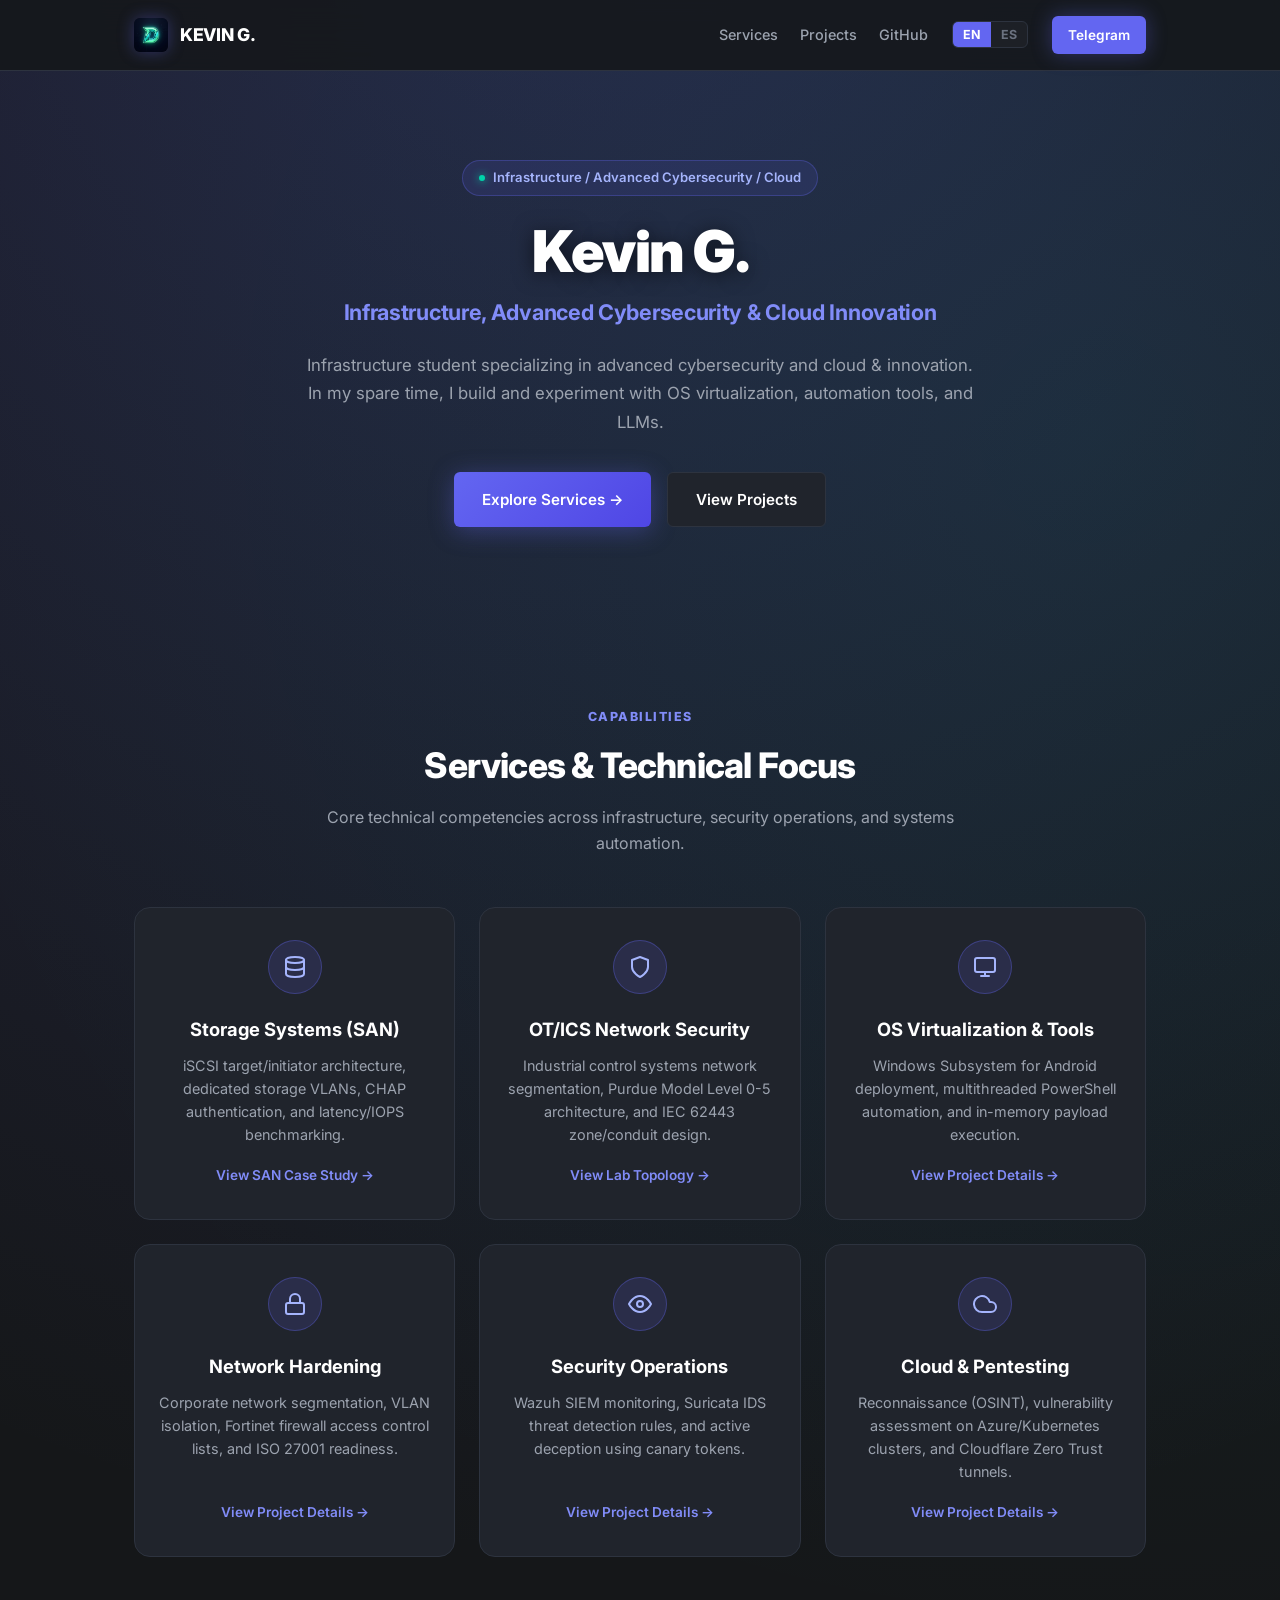
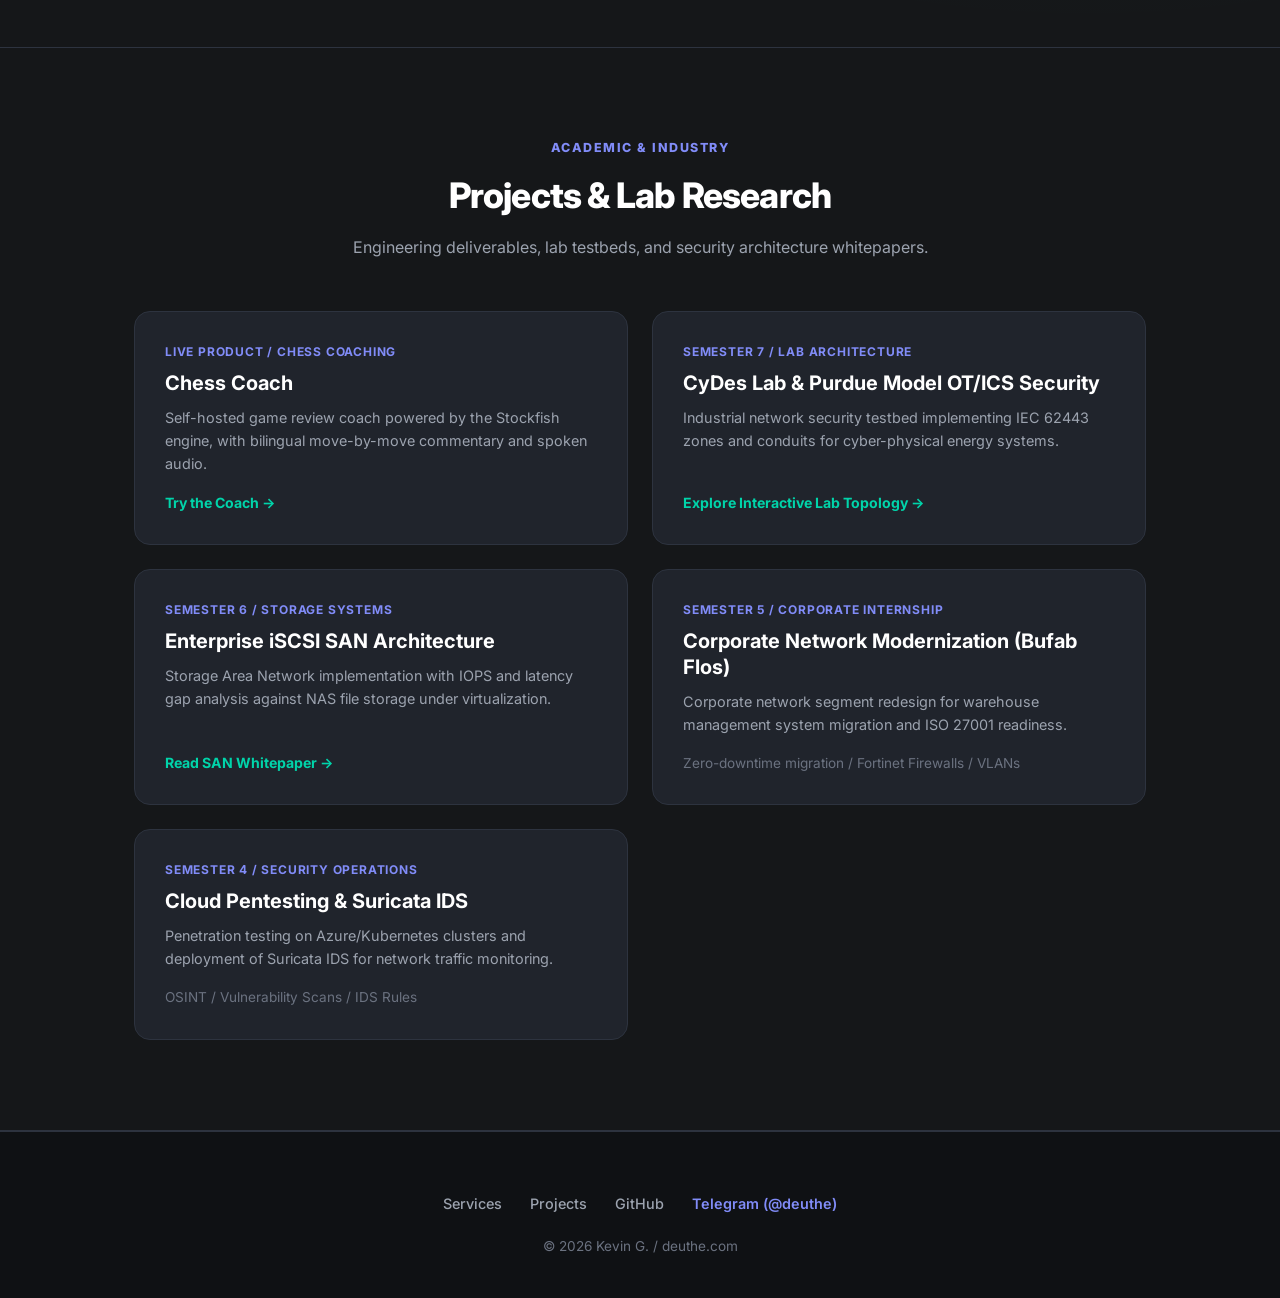
<file: index.html>
<!DOCTYPE html>
<html lang="en">
<head>
 <meta charset="UTF-8">
 <meta name="viewport" content="width=device-width, initial-scale=1.0">
 <title>Kevin G. | Infrastructure, Advanced Cybersecurity & Cloud</title>
 <meta name="description" content="Portfolio of Kevin G. Infrastructure student specializing in Advanced Cybersecurity, Cloud, Innovation, OS Virtualization, Automation, and LLMs.">
 <link rel="canonical" href="https://deuthe.com/">
 <link rel="icon" type="image/png" href="assets/img/logo.png">

 <!-- Open Graph -->
 <meta property="og:type" content="website">
 <meta property="og:url" content="https://deuthe.com/">
 <meta property="og:title" content="Kevin G. | Infrastructure, Advanced Cybersecurity & Cloud">
 <meta property="og:description" content="Portfolio of Kevin G. Infrastructure student specializing in Advanced Cybersecurity, Cloud, Innovation, OS Virtualization, Automation, and LLMs.">
 <meta property="og:image" content="https://deuthe.com/assets/img/logo.png">

 <!-- Twitter -->
 <meta property="twitter:card" content="summary_large_image">
 <meta property="twitter:url" content="https://deuthe.com/">
 <meta property="twitter:title" content="Kevin G. | Infrastructure, Advanced Cybersecurity & Cloud">
 <meta property="twitter:description" content="Portfolio of Kevin G. Infrastructure student specializing in Advanced Cybersecurity, Cloud, Innovation, OS Virtualization, Automation, and LLMs.">
 <meta property="twitter:image" content="https://deuthe.com/assets/img/logo.png">

 <!-- Google Fonts (Cruip Open Typography) -->
 <link rel="preconnect" href="https://fonts.googleapis.com">
 <link rel="preconnect" href="https://fonts.gstatic.com" crossorigin>
 <link href="https://fonts.googleapis.com/css2?family=Inter:wght@400;500;600;700;800;900&family=JetBrains+Mono:wght@400;500;600&display=swap" rel="stylesheet">

 <style>
 /* Cruip Open Color Palette & Design Tokens */
 :root {
 --bg: #151719;
 --bg-elevated: #1d2026;
 --bg-card: #20242c;
 --bg-card-hover: #262c37;
 --primary: #6366f1;
 --primary-hover: #4f46e5;
 --primary-glow: rgba(99, 102, 241, 0.35);
 --accent: #00d4aa;
 --accent-glow: rgba(0, 212, 170, 0.3);
 --border: #2d333f;
 --border-hover: #3e4758;
 --text-heading: #ffffff;
 --text-body: #9ca3af;
 --text-muted: #6b7280;
 --radius-lg: 16px;
 --radius-md: 10px;
 --radius-sm: 6px;
 }

 * { box-sizing: border-box; margin: 0; padding: 0; }
 html { scroll-behavior: smooth; }

 body {
 font-family: 'Inter', -apple-system, BlinkMacSystemFont, sans-serif;
 background-color: var(--bg);
 color: var(--text-body);
 line-height: 1.65;
 overflow-x: hidden;
 -webkit-font-smoothing: antialiased;
 background-image: 
 radial-gradient(circle at 50% -5%, rgba(99, 102, 241, 0.22) 0%, transparent 55%),
 radial-gradient(circle at 85% 15%, rgba(0, 212, 170, 0.08) 0%, transparent 45%);
 background-repeat: no-repeat;
 }

 .container { max-width: 1060px; margin: 0 auto; padding: 0 24px; }

 /* Navbar (Cruip Open Style) */
 nav {
 position: fixed;
 top: 0; width: 100%;
 background: rgba(21, 23, 25, 0.85);
 backdrop-filter: blur(16px);
 -webkit-backdrop-filter: blur(16px);
 border-bottom: 1px solid var(--border);
 z-index: 1000;
 }

 nav .container {
 display: flex;
 justify-content: space-between;
 align-items: center;
 height: 70px;
 }

 .brand {
 display: flex;
 align-items: center;
 gap: 12px;
 text-decoration: none;
 color: var(--text-heading);
 font-weight: 800;
 font-size: 1.1rem;
 letter-spacing: -0.3px;
 }

 .brand-logo {
 width: 34px;
 height: 34px;
 border-radius: var(--radius-sm);
 box-shadow: 0 0 16px var(--primary-glow);
 }

 .nav-right {
 display: flex;
 align-items: center;
 gap: 24px;
 }

 .nav-links {
 display: flex;
 gap: 22px;
 align-items: center;
 }

 .nav-links a {
 text-decoration: none;
 color: var(--text-body);
 font-size: 0.9rem;
 font-weight: 500;
 transition: color 0.2s;
 }

 .nav-links a:hover { color: var(--text-heading); }

 /* Language Switcher */
 .lang-toggle {
 display: flex;
 align-items: center;
 background: var(--bg-elevated);
 border: 1px solid var(--border);
 border-radius: var(--radius-sm);
 overflow: hidden;
 }

 .lang-btn {
 background: none;
 border: none;
 color: var(--text-muted);
 padding: 5px 10px;
 font-size: 0.78rem;
 font-weight: 700;
 cursor: pointer;
 transition: all 0.2s;
 font-family: inherit;
 }

 .lang-btn.active {
 background: var(--primary);
 color: #ffffff;
 }

 .btn-nav-telegram {
 background: var(--primary);
 color: #ffffff !important;
 padding: 8px 16px;
 border-radius: var(--radius-sm);
 font-size: 0.85rem !important;
 font-weight: 600 !important;
 text-decoration: none;
 transition: all 0.2s;
 box-shadow: 0 0 20px var(--primary-glow);
 }

 .btn-nav-telegram:hover {
 background: var(--primary-hover);
 transform: translateY(-1px);
 }

 /* Hero (Cruip Open Header) */
 header.hero {
 padding: 160px 0 90px;
 text-align: center;
 }

 .hero-badge {
 display: inline-flex;
 align-items: center;
 gap: 8px;
 background: rgba(99, 102, 241, 0.12);
 border: 1px solid rgba(99, 102, 241, 0.3);
 color: #a5b4fc;
 padding: 6px 16px;
 border-radius: 20px;
 font-size: 0.82rem;
 font-weight: 600;
 margin-bottom: 24px;
 }

 .hero-badge .dot {
 width: 6px;
 height: 6px;
 border-radius: 50%;
 background: var(--accent);
 box-shadow: 0 0 8px var(--accent);
 }

 /* Crisp High-Contrast White Name */
 .hero-title {
 font-size: 3.6rem;
 font-weight: 900;
 letter-spacing: -1.5px;
 line-height: 1.1;
 margin-bottom: 12px;
 color: #ffffff !important;
 text-shadow: 0 2px 20px rgba(0, 0, 0, 0.6);
 }

 .hero-subtitle {
 font-size: 1.35rem;
 font-weight: 700;
 color: #818cf8;
 letter-spacing: -0.3px;
 margin-bottom: 20px;
 }

 .hero-bio {
 max-width: 680px;
 margin: 0 auto 36px;
 color: var(--text-body);
 font-size: 1.05rem;
 line-height: 1.7;
 }

 .hero-buttons {
 display: flex;
 gap: 16px;
 justify-content: center;
 flex-wrap: wrap;
 }

 .btn-cta-main {
 display: inline-flex;
 align-items: center;
 gap: 8px;
 background: linear-gradient(135deg, #6366f1, #4f46e5);
 color: #ffffff;
 padding: 14px 28px;
 border-radius: var(--radius-sm);
 font-weight: 600;
 font-size: 0.95rem;
 text-decoration: none;
 transition: all 0.2s;
 box-shadow: 0 4px 25px var(--primary-glow);
 }

 .btn-cta-main:hover {
 transform: translateY(-2px);
 box-shadow: 0 8px 30px var(--primary-glow);
 color: #ffffff;
 }

 .btn-cta-secondary {
 display: inline-flex;
 align-items: center;
 gap: 8px;
 background: var(--bg-card);
 color: var(--text-heading);
 border: 1px solid var(--border);
 padding: 14px 28px;
 border-radius: var(--radius-sm);
 font-weight: 600;
 font-size: 0.95rem;
 text-decoration: none;
 transition: all 0.2s;
 }

 .btn-cta-secondary:hover {
 background: var(--bg-card-hover);
 border-color: var(--border-hover);
 transform: translateY(-2px);
 color: #ffffff;
 }

 /* Section Global (Cruip Open Style) */
 section {
 padding: 90px 0;
 border-bottom: 1px solid var(--border);
 }

 .section-header {
 text-align: center;
 max-width: 640px;
 margin: 0 auto 50px;
 }

 .section-tag {
 font-size: 0.78rem;
 font-weight: 800;
 text-transform: uppercase;
 letter-spacing: 1.5px;
 color: #818cf8;
 margin-bottom: 8px;
 display: block;
 }

 .section-title {
 font-size: 2.2rem;
 font-weight: 800;
 letter-spacing: -0.8px;
 color: #ffffff;
 margin-bottom: 10px;
 }

 .section-desc {
 color: var(--text-body);
 font-size: 1rem;
 }

 /* Services Grid (Cruip Feature 3x2 Grid) */
 .services-grid {
 display: grid;
 grid-template-columns: repeat(3, 1fr);
 gap: 24px;
 }

 .service-card {
 background: var(--bg-card);
 border: 1px solid var(--border);
 border-radius: var(--radius-lg);
 padding: 32px 24px;
 text-align: center;
 display: flex;
 flex-direction: column;
 justify-content: space-between;
 transition: all 0.25s;
 }

 .service-card:hover {
 border-color: rgba(99, 102, 241, 0.5);
 background: var(--bg-card-hover);
 transform: translateY(-3px);
 box-shadow: 0 10px 30px rgba(0, 0, 0, 0.4);
 }

 .service-icon-circle {
 width: 54px;
 height: 54px;
 border-radius: 50%;
 background: rgba(99, 102, 241, 0.15);
 border: 1px solid rgba(99, 102, 241, 0.35);
 display: flex;
 align-items: center;
 justify-content: center;
 font-size: 1.5rem;
 margin: 0 auto 20px;
 color: #a5b4fc;
 }

 .service-title {
 font-size: 1.15rem;
 font-weight: 700;
 color: #ffffff;
 margin-bottom: 10px;
 }

 .service-desc {
 color: var(--text-body);
 font-size: 0.9rem;
 line-height: 1.6;
 margin-bottom: 18px;
 flex-grow: 1;
 }

 .service-link {
 color: #818cf8;
 text-decoration: none;
 font-size: 0.85rem;
 font-weight: 600;
 transition: color 0.2s;
 }

 .service-link:hover { color: #a5b4fc; text-decoration: underline; }

 /* Projects Grid (Cruip Open Showcase) */
 .projects-grid {
 display: grid;
 grid-template-columns: repeat(2, 1fr);
 gap: 24px;
 }

 .project-card {
 background: var(--bg-card);
 border: 1px solid var(--border);
 border-radius: var(--radius-lg);
 padding: 30px;
 display: flex;
 flex-direction: column;
 justify-content: space-between;
 transition: all 0.25s;
 }

 .project-card:hover {
 border-color: var(--border-hover);
 background: var(--bg-card-hover);
 }

 .project-meta {
 font-size: 0.75rem;
 font-weight: 700;
 color: #818cf8;
 text-transform: uppercase;
 letter-spacing: 0.8px;
 margin-bottom: 8px;
 }

 .project-name {
 font-size: 1.25rem;
 font-weight: 700;
 color: #ffffff;
 margin-bottom: 10px;
 line-height: 1.3;
 }

 .project-desc {
 color: var(--text-body);
 font-size: 0.9rem;
 line-height: 1.6;
 margin-bottom: 16px;
 }

 .project-link {
 color: var(--accent);
 text-decoration: none;
 font-size: 0.88rem;
 font-weight: 700;
 transition: gap 0.2s;
 }

 .project-link:hover { text-decoration: underline; }

 /* Footer (Cruip Open Footer) */
 footer {
 padding: 60px 0 40px;
 background: #0f1114;
 border-top: 1px solid var(--border);
 text-align: center;
 }

 .footer-links {
 display: flex;
 justify-content: center;
 gap: 28px;
 margin-bottom: 20px;
 flex-wrap: wrap;
 }

 .footer-links a {
 color: var(--text-body);
 text-decoration: none;
 font-size: 0.9rem;
 font-weight: 500;
 transition: color 0.2s;
 }

 .footer-links a:hover { color: #ffffff; }

 .footer-copy {
 color: var(--text-muted);
 font-size: 0.85rem;
 }

 @media (max-width: 860px) {
 .services-grid { grid-template-columns: 1fr; }
 .projects-grid { grid-template-columns: 1fr; }
 .hero-title { font-size: 2.6rem; }
 .nav-links { display: none; }
 }
 </style>
</head>
<body>

 <!-- NAVBAR -->
 <nav>
 <div class="container">
 <a href="/" class="brand">
 <img src="assets/img/logo.png" alt="Deuthe Logo" class="brand-logo">
 <span>KEVIN G.</span>
 </a>
 <div class="nav-right">
 <div class="nav-links">
 <a href="#services" data-i18n="nav_services">Services</a>
 <a href="#projects" data-i18n="nav_projects">Projects</a>
 <a href="https://github.com/Deuthe" target="_blank">GitHub</a>
 </div>
 <div class="lang-toggle">
 <button class="lang-btn active" onclick="setLang('en')" id="langEn">EN</button>
 <button class="lang-btn" onclick="setLang('es')" id="langEs">ES</button>
 </div>
 <a href="https://t.me/deuthe" target="_blank" class="btn-nav-telegram">Telegram</a>
 </div>
 </div>
 </nav>

 <!-- HERO (Cruip Open Style) -->
 <header class="hero">
 <div class="container">
 <div class="hero-badge">
 <span class="dot"></span>
 <span data-i18n="hero_badge">Infrastructure / Advanced Cybersecurity / Cloud</span>
 </div>
 <h1 class="hero-title">Kevin G.</h1>
 <div class="hero-subtitle" data-i18n="hero_sub">Infrastructure, Advanced Cybersecurity & Cloud Innovation</div>
 <p class="hero-bio" data-i18n="hero_bio">
 Infrastructure student specializing in advanced cybersecurity and cloud & innovation. In my spare time, I build and experiment with OS virtualization, automation tools, and LLMs.
 </p>
 <div class="hero-buttons">
 <a href="#services" class="btn-cta-main" data-i18n="btn_explore_services">Explore Services &rarr;</a>
 <a href="#projects" class="btn-cta-secondary" data-i18n="btn_view_projects">View Projects</a>
 </div>
 </div>
 </header>

 <!-- SERVICES (Cruip 3x2 Grid) -->
 <section id="services">
 <div class="container">
 <div class="section-header">
 <span class="section-tag" data-i18n="tag_capabilities">Capabilities</span>
 <h2 class="section-title" data-i18n="title_services">Services & Technical Focus</h2>
 <p class="section-desc" data-i18n="desc_services">Core technical competencies across infrastructure, security operations, and systems automation.</p>
 </div>

 <div class="services-grid">

 <!-- 1. SAN Storage -->
 <div class="service-card">
 
 <div class="service-icon-circle"><svg width="24" height="24" viewBox="0 0 24 24" fill="none" stroke="#a5b4fc" stroke-width="2" stroke-linecap="round" stroke-linejoin="round"><ellipse cx="12" cy="5" rx="9" ry="3"></ellipse><path d="M21 12c0 1.66-4 3-9 3s-9-1.34-9-3"></path><path d="M3 5v14c0 1.66 4 3 9 3s9-1.34 9-3V5"></path></svg></div>
 <h3 class="service-title" data-i18n="srv1_title">Storage Systems (SAN)</h3>
 <p class="service-desc" data-i18n="srv1_desc">iSCSI target/initiator architecture, dedicated storage VLANs, CHAP authentication, and latency/IOPS benchmarking.</p>
 <a href="whitepaper.html" class="service-link" data-i18n="srv1_link">View SAN Case Study &rarr;</a>
 </div>

 <!-- 2. OT/ICS Security -->
 <div class="service-card">
 
 <div class="service-icon-circle"><svg width="24" height="24" viewBox="0 0 24 24" fill="none" stroke="#a5b4fc" stroke-width="2" stroke-linecap="round" stroke-linejoin="round"><path d="M12 22s8-4 8-10V5l-8-3-8 3v7c0 6 8 10 8 10z"></path></svg></div>
 <h3 class="service-title" data-i18n="srv2_title">OT/ICS Network Security</h3>
 <p class="service-desc" data-i18n="srv2_desc">Industrial control systems network segmentation, Purdue Model Level 0-5 architecture, and IEC 62443 zone/conduit design.</p>
 <a href="cydes.html" class="service-link" data-i18n="srv2_link">View Lab Topology &rarr;</a>
 </div>

 <!-- 3. OS Virtualization -->
 <div class="service-card">
 
 <div class="service-icon-circle"><svg width="24" height="24" viewBox="0 0 24 24" fill="none" stroke="#a5b4fc" stroke-width="2" stroke-linecap="round" stroke-linejoin="round"><rect x="2" y="3" width="20" height="14" rx="2" ry="2"></rect><line x1="8" y1="21" x2="16" y2="21"></line><line x1="12" y1="17" x2="12" y2="21"></line></svg></div>
 <h3 class="service-title" data-i18n="srv3_title">OS Virtualization & Tools</h3>
 <p class="service-desc" data-i18n="srv3_desc">Windows Subsystem for Android deployment, multithreaded PowerShell automation, and in-memory payload execution.</p>
 <a href="#projects" class="service-link" data-i18n="srv3_link">View Project Details &rarr;</a>
 </div>

 <!-- 4. Network Hardening -->
 <div class="service-card">
 
 <div class="service-icon-circle"><svg width="24" height="24" viewBox="0 0 24 24" fill="none" stroke="#a5b4fc" stroke-width="2" stroke-linecap="round" stroke-linejoin="round"><rect x="3" y="11" width="18" height="11" rx="2" ry="2"></rect><path d="M7 11V7a5 5 0 0 1 10 0v4"></path></svg></div>
 <h3 class="service-title" data-i18n="srv4_title">Network Hardening</h3>
 <p class="service-desc" data-i18n="srv4_desc">Corporate network segmentation, VLAN isolation, Fortinet firewall access control lists, and ISO 27001 readiness.</p>
 <a href="#projects" class="service-link" data-i18n="srv4_link">View Project Details &rarr;</a>
 </div>

 <!-- 5. Security Monitoring -->
 <div class="service-card">
 
 <div class="service-icon-circle"><svg width="24" height="24" viewBox="0 0 24 24" fill="none" stroke="#a5b4fc" stroke-width="2" stroke-linecap="round" stroke-linejoin="round"><path d="M1 12s4-8 11-8 11 8 11 8-4 8-11 8-11-8-11-8z"></path><circle cx="12" cy="12" r="3"></circle></svg></div>
 <h3 class="service-title" data-i18n="srv5_title">Security Operations</h3>
 <p class="service-desc" data-i18n="srv5_desc">Wazuh SIEM monitoring, Suricata IDS threat detection rules, and active deception using canary tokens.</p>
 <a href="#projects" class="service-link" data-i18n="srv5_link">View Project Details &rarr;</a>
 </div>

 <!-- 6. Cloud & Pentesting -->
 <div class="service-card">
 
 <div class="service-icon-circle"><svg width="24" height="24" viewBox="0 0 24 24" fill="none" stroke="#a5b4fc" stroke-width="2" stroke-linecap="round" stroke-linejoin="round"><path d="M18 10h-1.26A8 8 0 1 0 9 20h9a5 5 0 0 0 0-10z"></path></svg></div>
 <h3 class="service-title" data-i18n="srv6_title">Cloud & Pentesting</h3>
 <p class="service-desc" data-i18n="srv6_desc">Reconnaissance (OSINT), vulnerability assessment on Azure/Kubernetes clusters, and Cloudflare Zero Trust tunnels.</p>
 <a href="#projects" class="service-link" data-i18n="srv6_link">View Project Details &rarr;</a>
 </div>

 </div>
 </div>
 </section>

 <!-- PROJECTS -->
 <section id="projects">
 <div class="container">
 <div class="section-header">
 <span class="section-tag" data-i18n="tag_academic">Academic & Industry</span>
 <h2 class="section-title" data-i18n="title_projects">Projects & Lab Research</h2>
 <p class="section-desc" data-i18n="desc_projects">Engineering deliverables, lab testbeds, and security architecture whitepapers.</p>
 </div>

 <div class="projects-grid">

 <!-- Live Product -->
 <div class="project-card">
 <div>
 <div class="project-meta">Live Product / Chess Coaching</div>
 <h3 class="project-name" data-i18n="prj5_title">Chess Coach</h3>
 <p class="project-desc" data-i18n="prj5_desc">Self-hosted game review coach powered by the Stockfish engine, with bilingual move-by-move commentary and spoken audio.</p>
 </div>
 <a href="/chess/" class="project-link" data-i18n="prj5_link">Try the Coach &rarr;</a>
 </div>

 <!-- Semester 7 -->
 <div class="project-card">
 <div>
 <div class="project-meta">Semester 7 / Lab Architecture</div>
 <h3 class="project-name" data-i18n="prj1_title">CyDes Lab & Purdue Model OT/ICS Security</h3>
 <p class="project-desc" data-i18n="prj1_desc">Industrial network security testbed implementing IEC 62443 zones and conduits for cyber-physical energy systems.</p>
 </div>
 <a href="cydes.html" class="project-link" data-i18n="prj1_link">Explore Interactive Lab Topology &rarr;</a>
 </div>

 <!-- Semester 6 -->
 <div class="project-card">
 <div>
 <div class="project-meta">Semester 6 / Storage Systems</div>
 <h3 class="project-name" data-i18n="prj2_title">Enterprise iSCSI SAN Architecture</h3>
 <p class="project-desc" data-i18n="prj2_desc">Storage Area Network implementation with IOPS and latency gap analysis against NAS file storage under virtualization.</p>
 </div>
 <a href="whitepaper.html" class="project-link" data-i18n="prj2_link">Read SAN Whitepaper &rarr;</a>
 </div>

 <!-- Semester 5 -->
 <div class="project-card">
 <div>
 <div class="project-meta">Semester 5 / Corporate Internship</div>
 <h3 class="project-name" data-i18n="prj3_title">Corporate Network Modernization (Bufab Flos)</h3>
 <p class="project-desc" data-i18n="prj3_desc">Corporate network segment redesign for warehouse management system migration and ISO 27001 readiness.</p>
 </div>
 <span style="color: var(--text-muted); font-size: 0.85rem;" data-i18n="prj3_note">Zero-downtime migration / Fortinet Firewalls / VLANs</span>
 </div>

 <!-- Semester 4 -->
 <div class="project-card">
 <div>
 <div class="project-meta">Semester 4 / Security Operations</div>
 <h3 class="project-name" data-i18n="prj4_title">Cloud Pentesting & Suricata IDS</h3>
 <p class="project-desc" data-i18n="prj4_desc">Penetration testing on Azure/Kubernetes clusters and deployment of Suricata IDS for network traffic monitoring.</p>
 </div>
 <span style="color: var(--text-muted); font-size: 0.85rem;" data-i18n="prj4_note">OSINT / Vulnerability Scans / IDS Rules</span>
 </div>

 </div>
 </div>
 </section>

 <!-- FOOTER -->
 <footer>
 <div class="container">
 <div class="footer-links">
 <a href="#services" data-i18n="nav_services">Services</a>
 <a href="#projects" data-i18n="nav_projects">Projects</a>
 <a href="https://github.com/Deuthe" target="_blank">GitHub</a>
 <a href="https://t.me/deuthe" target="_blank" style="color: #818cf8; font-weight: 600;">Telegram (@deuthe)</a>
 </div>
 <p class="footer-copy">&copy; 2026 Kevin G. / deuthe.com</p>
 </div>
 </footer>

 <!-- Full Bilingual i18n Logic -->
 <script>
 const translations = {
 en: {
 nav_services: "Services",
 nav_projects: "Projects",
 hero_badge: "Infrastructure / Advanced Cybersecurity / Cloud",
 hero_sub: "Infrastructure, Advanced Cybersecurity & Cloud Innovation",
 hero_bio: "Infrastructure student specializing in advanced cybersecurity and cloud & innovation. In my spare time, I build and experiment with OS virtualization, automation tools, and LLMs.",
 btn_explore_services: "Explore Services →",
 btn_view_projects: "View Projects",
 tag_capabilities: "Capabilities",
 title_services: "Services & Technical Focus",
 desc_services: "Core technical competencies across infrastructure, security operations, and systems automation.",
 srv1_title: "Storage Systems (SAN)",
 srv1_desc: "iSCSI target/initiator architecture, dedicated storage VLANs, CHAP authentication, and latency/IOPS benchmarking.",
 srv1_link: "View SAN Case Study →",
 srv2_title: "OT/ICS Network Security",
 srv2_desc: "Industrial control systems network segmentation, Purdue Model Level 0-5 architecture, and IEC 62443 zone/conduit design.",
 srv2_link: "View Lab Topology →",
 srv3_title: "OS Virtualization & Tools",
 srv3_desc: "Windows Subsystem for Android deployment, multithreaded PowerShell automation, and in-memory payload execution.",
 srv3_link: "View Project Details →",
 srv4_title: "Network Hardening",
 srv4_desc: "Corporate network segmentation, VLAN isolation, Fortinet firewall access control lists, and ISO 27001 readiness.",
 srv4_link: "View Project Details →",
 srv5_title: "Security Operations",
 srv5_desc: "Wazuh SIEM monitoring, Suricata IDS threat detection rules, and active deception using canary tokens.",
 srv5_link: "View Project Details →",
 srv6_title: "Cloud & Pentesting",
 srv6_desc: "Reconnaissance (OSINT), vulnerability assessment on Azure/Kubernetes clusters, and Cloudflare Zero Trust tunnels.",
 srv6_link: "View Project Details →",
 tag_academic: "Academic & Industry",
 title_projects: "Projects & Lab Research",
 desc_projects: "Engineering deliverables, lab testbeds, and security architecture whitepapers.",
 prj1_title: "CyDes Lab & Purdue Model OT/ICS Security",
 prj1_desc: "Industrial network security testbed implementing IEC 62443 zones and conduits for cyber-physical energy systems.",
 prj1_link: "Explore Interactive Lab Topology →",
 prj2_title: "Enterprise iSCSI SAN Architecture",
 prj2_desc: "Storage Area Network implementation with IOPS and latency gap analysis against NAS file storage under virtualization.",
 prj2_link: "Read SAN Whitepaper →",
 prj3_title: "Corporate Network Modernization (Bufab Flos)",
 prj3_desc: "Corporate network segment redesign for warehouse management system migration and ISO 27001 readiness.",
 prj3_note: "Zero-downtime migration / Fortinet Firewalls / VLANs",
 prj4_title: "Cloud Pentesting & Suricata IDS",
 prj4_desc: "Penetration testing on Azure/Kubernetes clusters and deployment of Suricata IDS for network traffic monitoring.",
 prj4_note: "OSINT / Vulnerability Scans / IDS Rules",
 prj5_title: "Chess Coach",
 prj5_desc: "Self-hosted game review coach powered by the Stockfish engine, with bilingual move-by-move commentary and spoken audio.",
 prj5_link: "Try the Coach →"
 },
 es: {
 nav_services: "Servicios",
 nav_projects: "Proyectos",
 hero_badge: "Infraestructura / Ciberseguridad Avanzada / Cloud",
 hero_sub: "Infraestructura, Ciberseguridad Avanzada e Innovación Cloud",
 hero_bio: "Estudiante de infraestructura especializado en ciberseguridad avanzada y cloud & innovación. En mi tiempo libre, construyo y experimento con virtualización de SO, herramientas de automatización y LLMs.",
 btn_explore_services: "Explorar Servicios →",
 btn_view_projects: "Ver Proyectos",
 tag_capabilities: "Capacidades",
 title_services: "Servicios y Enfoque Técnico",
 desc_services: "Competencias técnicas centrales en infraestructura, operaciones de seguridad y automatización.",
 srv1_title: "Sistemas de Almacenamiento (SAN)",
 srv1_desc: "Arquitectura iSCSI target/initiator, VLANs de almacenamiento dedicadas, autenticación CHAP y benchmarking de latencia/IOPS.",
 srv1_link: "Ver Caso de Estudio SAN →",
 srv2_title: "Seguridad de Redes OT/ICS",
 srv2_desc: "Segmentación de sistemas de control industrial, arquitectura Modelo Purdue Niveles 0-5 y diseño de zonas/conductos IEC 62443.",
 srv2_link: "Ver Topología del Lab →",
 srv3_title: "Virtualización de SO y Herramientas",
 srv3_desc: "Despliegue de Windows Subsystem for Android, automatización PowerShell multihilo y ejecución en memoria.",
 srv3_link: "Ver Detalles del Proyecto →",
 srv4_title: "Fortalecimiento de Redes",
 srv4_desc: "Segmentación de redes corporativas, aislamiento de VLANs, listas de control de acceso Fortinet y preparación ISO 27001.",
 srv4_link: "Ver Detalles del Proyecto →",
 srv5_title: "Operaciones de Seguridad",
 srv5_desc: "Monitorización Wazuh SIEM, reglas de detección de amenazas Suricata IDS y engaño activo mediante tokens canario.",
 srv5_link: "Ver Detalles del Proyecto →",
 srv6_title: "Cloud y Pentesting",
 srv6_desc: "Reconocimiento (OSINT), evaluación de vulnerabilidades en clústeres Azure/Kubernetes y túneles Cloudflare Zero Trust.",
 srv6_link: "Ver Detalles del Proyecto →",
 tag_academic: "Académico e Industria",
 title_projects: "Proyectos e Investigación de Laboratorio",
 desc_projects: "Entregables de ingeniería, bancos de prueba de laboratorio y whitepapers de arquitectura.",
 prj1_title: "CyDes Lab y Seguridad OT/ICS Modelo Purdue",
 prj1_desc: "Banco de pruebas de seguridad industrial implementando zonas y conductos IEC 62443 para sistemas energéticos ciberfísicos.",
 prj1_link: "Explorar Topología Interactiva →",
 prj2_title: "Arquitectura Enterprise iSCSI SAN",
 prj2_desc: "Implementación de Storage Area Network con análisis comparativo de IOPS y latencia frente a almacenamiento NAS.",
 prj2_link: "Leer Whitepaper SAN →",
 prj3_title: "Modernización de Red Corporativa (Bufab Flos)",
 prj3_desc: "Rediseño de segmentos de red para migración de sistema de gestión de almacén y preparación ISO 27001.",
 prj3_note: "Migración sin tiempo de inactividad / Firewalls Fortinet / VLANs",
 prj4_title: "Pentesting Cloud e IDS Suricata",
 prj4_desc: "Pruebas de penetración en clústeres Azure/Kubernetes y despliegue de Suricata IDS para monitorización de tráfico.",
 prj4_note: "OSINT / Escaneos de Vulnerabilidades / Reglas IDS",
 prj5_title: "Chess Coach",
 prj5_desc: "Entrenador de ajedrez autoalojado con el motor Stockfish, comentario jugada a jugada bilingüe y audio.",
 prj5_link: "Probar el Entrenador →"
 }
 };

 let currentLang = localStorage.getItem('deuthe_portfolio_lang') || 'en';

 function setLang(lang) {
 currentLang = lang;
 localStorage.setItem('deuthe_portfolio_lang', lang);
 document.documentElement.lang = lang;

 const btnEn = document.getElementById('langEn');
 const btnEs = document.getElementById('langEs');
 if (btnEn) btnEn.classList.toggle('active', lang === 'en');
 if (btnEs) btnEs.classList.toggle('active', lang === 'es');

 const t = translations[lang];
 document.querySelectorAll('[data-i18n]').forEach(el => {
 const key = el.getAttribute('data-i18n');
 if (t && t[key]) {
 el.innerHTML = t[key];
 }
 });
 }

 // Initialize language
 setLang(currentLang);
 </script>
</body>
</html>
</file>
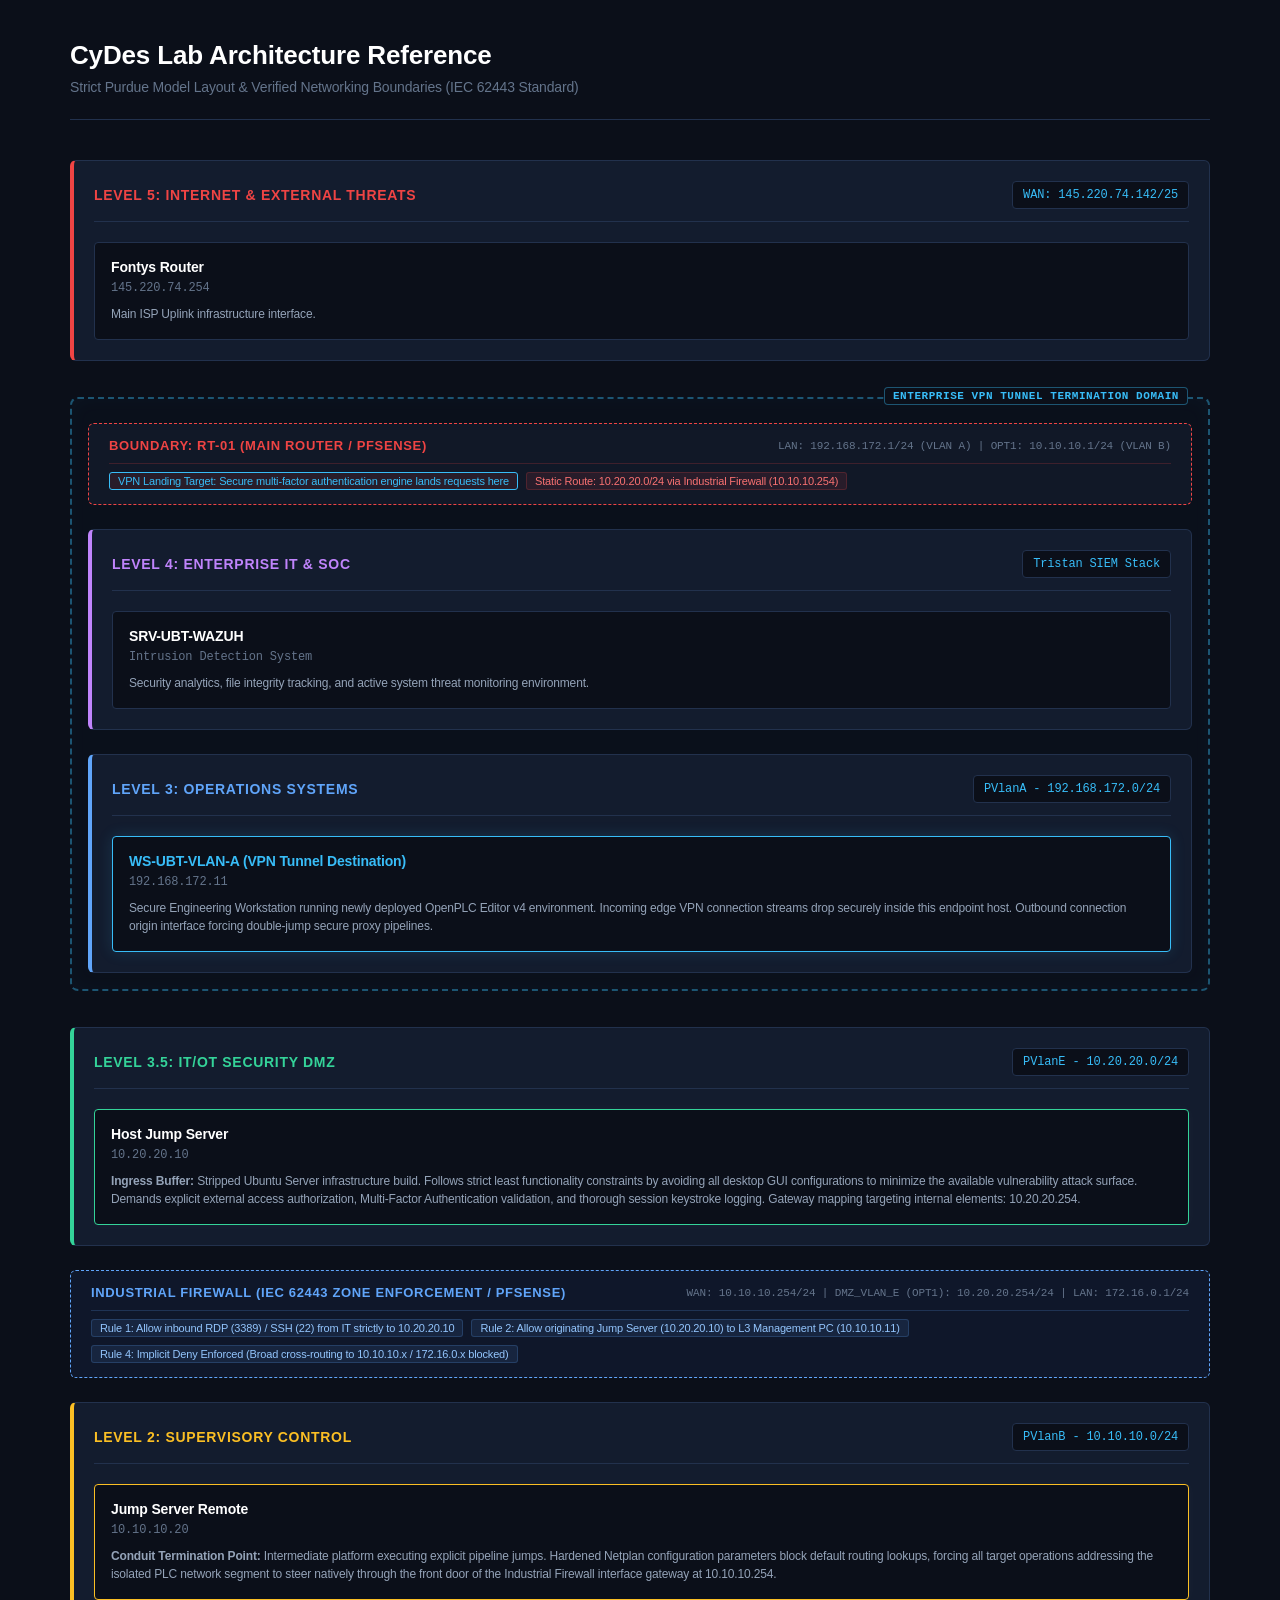
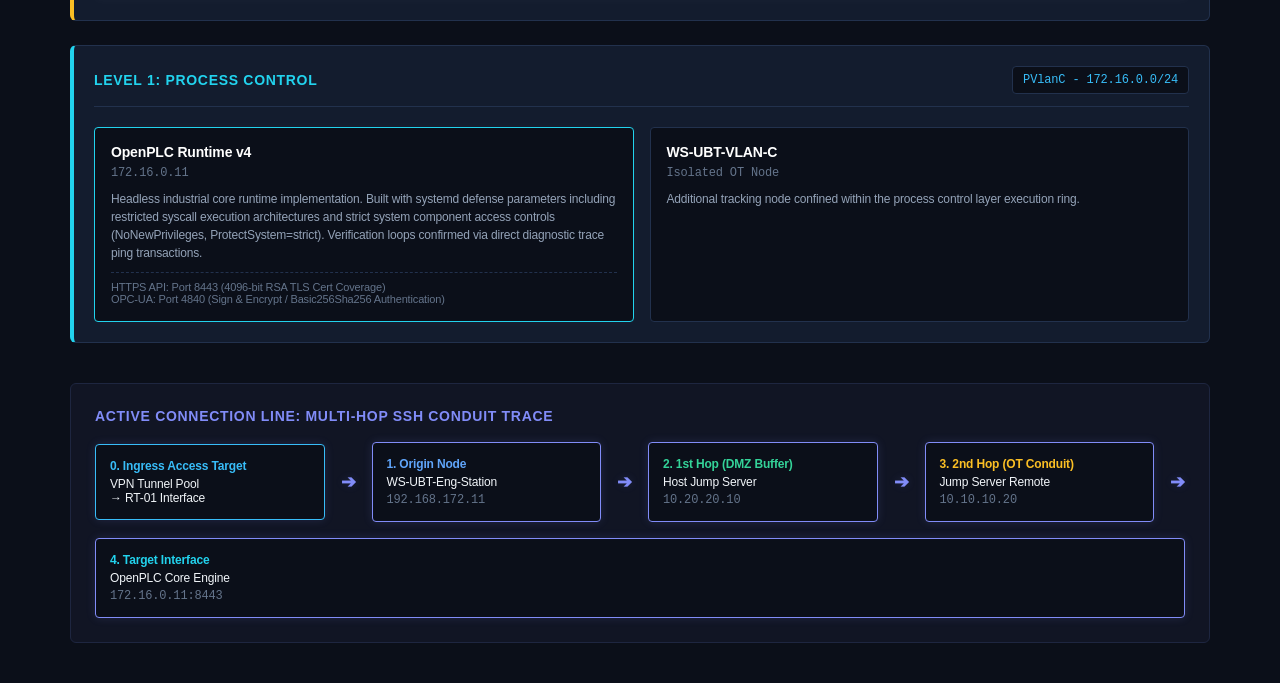
<file: cydes/index.html>
<!DOCTYPE html>
<html lang="en">
<head>
    <meta charset="UTF-8">
    <meta name="viewport" content="width=device-width, initial-scale=1.0">
    <title>CyDes Lab Environment - Purdue Model Topology</title>
    <style>
        :root {
            --bg-color: #0b0f19;
            --panel-bg: #131c2e;
            --panel-bg-hover: #18253f;
            --border-color: #22314d;
            --text-main: #f1f5f9;
            --text-muted: #64748b;
            --text-accent: #38bdf8;
            --conduit-color: #818cf8;
            --conduit-glow: rgba(129, 140, 248, 0.15);
            
            /* Purdue Level Colors */
            --l5-color: #ef4444;
            --l4-color: #c084fc;
            --l3-color: #60a5fa;
            --l35-color: #34d399;
            --l2-color: #fbbf24;
            --l1-color: #22d3ee;
        }

        body {
            font-family: -apple-system, BlinkMacSystemFont, "Segoe UI", Roboto, Helvetica, Arial, sans-serif;
            background-color: var(--bg-color);
            color: var(--text-main);
            margin: 0;
            padding: 40px 20px;
            letter-spacing: -0.01em;
        }

        .container {
            max-width: 1140px;
            margin: 0 auto;
        }

        header {
            margin-bottom: 40px;
            border-bottom: 1px solid var(--border-color);
            padding-bottom: 24px;
        }

        h1 { 
            margin: 0 0 8px 0; 
            font-size: 26px; 
            font-weight: 700;
            color: #ffffff; 
        }
        
        header p { 
            margin: 0; 
            color: var(--text-muted); 
            font-size: 14px; 
        }

        .topology {
            display: flex;
            flex-direction: column;
            gap: 24px;
        }

        /* Dynamic VPN Container Wrapper */
        .vpn-scope-container {
            border: 2px dashed rgba(56, 189, 248, 0.4);
            border-radius: 8px;
            padding: 24px 16px 16px 16px;
            background-color: rgba(56, 189, 248, 0.01);
            position: relative;
            margin: 12px 0;
            box-shadow: inset 0 0 20px rgba(56, 189, 248, 0.03);
            display: flex;
            flex-direction: column;
            gap: 24px;
        }

        .vpn-scope-label {
            position: absolute;
            top: -12px;
            right: 20px;
            background-color: #0b0f19;
            color: var(--text-accent);
            font-family: "SFMono-Regular", Consolas, monospace;
            font-size: 11px;
            font-weight: 600;
            padding: 2px 8px;
            border: 1px solid rgba(56, 189, 248, 0.4);
            border-radius: 4px;
            text-transform: uppercase;
            letter-spacing: 0.05em;
        }

        /* Purdue Level Styling */
        .level {
            background-color: var(--panel-bg);
            border: 1px solid var(--border-color);
            border-left: 4px solid var(--level-color);
            border-radius: 6px;
            padding: 20px;
            transition: background-color 0.2s ease;
        }

        .level:hover {
            background-color: var(--panel-bg-hover);
        }

        .level-header {
            display: flex;
            justify-content: space-between;
            align-items: center;
            margin-bottom: 20px;
            border-bottom: 1px solid var(--border-color);
            padding-bottom: 12px;
        }

        .level-title {
            font-weight: 600;
            font-size: 14px;
            text-transform: uppercase;
            letter-spacing: 0.05em;
        }

        .subnet-badge {
            font-family: "SFMono-Regular", Consolas, "Liberation Mono", Menlo, monospace;
            background: #0b0f19;
            padding: 6px 10px;
            border-radius: 4px;
            font-size: 12px;
            color: var(--text-accent);
            border: 1px solid var(--border-color);
        }

        /* Device Nodes Box Placement */
        .nodes-grid {
            display: flex;
            flex-wrap: wrap;
            gap: 16px;
        }

        .node {
            background-color: #0b0f19;
            border: 1px solid var(--border-color);
            border-radius: 4px;
            padding: 16px;
            min-width: 240px;
            flex: 1;
        }

        .node.highlight {
            border-color: var(--level-color);
            box-shadow: 0 0 12px rgba(255, 255, 255, 0.03);
        }

        .node-name {
            font-weight: 600;
            font-size: 14px;
            margin-bottom: 6px;
            color: #ffffff;
        }

        .node-ip {
            font-family: "SFMono-Regular", Consolas, "Liberation Mono", Menlo, monospace;
            font-size: 12px;
            color: var(--text-muted);
            margin-bottom: 10px;
        }

        .node-details {
            font-size: 12px;
            color: #94a3b8;
            line-height: 1.5;
        }

        .node-specs {
            margin-top: 10px;
            padding-top: 8px;
            border-top: 1px dashed var(--border-color);
            font-size: 11px;
            color: #64748b;
        }

        /* Boundary / Firewall Styling */
        .boundary {
            background-color: #111827;
            border: 1px dashed #ef4444;
            padding: 14px 20px;
            border-radius: 6px;
            font-size: 13px;
            display: flex;
            flex-direction: column;
            gap: 10px;
        }

        .boundary-main {
            display: flex;
            justify-content: space-between;
            align-items: center;
            width: 100%;
        }

        .boundary-title {
            font-weight: 600;
            text-transform: uppercase;
            letter-spacing: 0.05em;
            color: #ef4444;
        }

        .boundary-details {
            font-family: "SFMono-Regular", Consolas, "Liberation Mono", Menlo, monospace;
            font-size: 11px;
            color: var(--text-muted);
        }

        .boundary-policies {
            display: flex;
            flex-wrap: wrap;
            gap: 8px;
            width: 100%;
            padding-top: 8px;
            border-top: 1px solid rgba(239, 68, 68, 0.2);
        }

        .policy-tag {
            font-size: 11px;
            background: rgba(239, 68, 68, 0.1);
            color: #f87171;
            padding: 2px 8px;
            border-radius: 3px;
            border: 1px solid rgba(239, 68, 68, 0.2);
        }

        .boundary.industrial {
            border-color: var(--l3-color);
            background-color: #0f172a;
        }

        .boundary.industrial .boundary-title {
            color: var(--l3-color);
        }

        .boundary.industrial .boundary-policies {
            border-top-color: rgba(96, 165, 250, 0.2);
        }

        .boundary.industrial .policy-tag {
            background: rgba(96, 165, 250, 0.1);
            color: #93c5fd;
            border-color: rgba(96, 165, 250, 0.2);
        }

        /* Flow Diagram Section */
        .conduit-flow {
            background: #111524;
            border: 1px solid #1e2640;
            padding: 24px;
            border-radius: 6px;
            margin-top: 16px;
        }

        .flow-title {
            font-size: 14px;
            font-weight: 600;
            text-transform: uppercase;
            letter-spacing: 0.05em;
            margin-bottom: 18px;
            color: #818cf8;
        }

        .steps {
            display: flex;
            justify-content: space-between;
            align-items: center;
            gap: 16px;
            font-size: 12px;
            flex-wrap: wrap;
        }

        .step {
            background: #0b0f19;
            padding: 14px;
            border-radius: 4px;
            border: 1px solid var(--border-color);
            flex: 1;
            min-width: 180px;
            position: relative;
            transition: all 0.3s ease;
        }

        .step.active-path {
            border-color: var(--conduit-color);
            box-shadow: 0 0 10px var(--conduit-glow);
        }

        .step-title {
            font-weight: 600;
            margin-bottom: 4px;
        }

        .step-meta {
            font-family: "SFMono-Regular", Consolas, "Liberation Mono", Menlo, monospace;
            color: var(--text-muted);
            margin-top: 4px;
        }

        .arrow { 
            color: var(--conduit-color); 
            font-weight: bold; 
            font-size: 18px;
            text-shadow: 0 0 8px var(--conduit-glow);
        }

        /* Utility specific styles */
        .l5 { --level-color: var(--l5-color); }
        .l4 { --level-color: var(--l4-color); }
        .l3 { --level-color: var(--l3-color); }
        .l35 { --level-color: var(--l35-color); }
        .l2 { --level-color: var(--l2-color); }
        .l1 { --level-color: var(--l1-color); }

        @media (max-width: 768px) {
            .steps { flex-direction: column; align-items: stretch; }
            .arrow { text-align: center; transform: rotate(90deg); margin: 4px 0; }
        }
    </style>
</head>
<body>

<div class="container">
    <header>
        <h1>CyDes Lab Architecture Reference</h1>
        <p>Strict Purdue Model Layout & Verified Networking Boundaries (IEC 62443 Standard)</p>
    </header>

    <div class="topology">
        
        <div class="level l5">
            <div class="level-header">
                <div class="level-title" style="color: var(--l5-color);">Level 5: Internet & External Threats</div>
                <div class="subnet-badge">WAN: 145.220.74.142/25</div>
            </div>
            <div class="nodes-grid">
                <div class="node">
                    <div class="node-name">Fontys Router</div>
                    <div class="node-ip">145.220.74.254</div>
                    <div class="node-details">Main ISP Uplink infrastructure interface.</div>
                </div>
            </div>
        </div>

        <div class="vpn-scope-container">
            <div class="vpn-scope-label">Enterprise VPN Tunnel Termination Domain</div>

            <div class="boundary">
                <div class="boundary-main">
                    <div class="boundary-title">Boundary: RT-01 (Main Router / pfSense)</div>
                    <div class="boundary-details">
                        LAN: 192.168.172.1/24 (VLAN A) | OPT1: 10.10.10.1/24 (VLAN B)
                    </div>
                </div>
                <div class="boundary-policies">
                    <div class="policy-tag" style="border-color: var(--text-accent); color: var(--text-accent);">VPN Landing Target: Secure multi-factor authentication engine lands requests here</div>
                    <div class="policy-tag">Static Route: 10.20.20.0/24 via Industrial Firewall (10.10.10.254)</div>
                </div>
            </div>

            <div class="level l4">
                <div class="level-header">
                    <div class="level-title" style="color: var(--l4-color);">Level 4: Enterprise IT & SOC</div>
                    <div class="subnet-badge">Tristan SIEM Stack</div>
                </div>
                <div class="nodes-grid">
                    <div class="node">
                        <div class="node-name">SRV-UBT-WAZUH</div>
                        <div class="node-ip">Intrusion Detection System</div>
                        <div class="node-details">Security analytics, file integrity tracking, and active system threat monitoring environment.</div>
                    </div>
                </div>
            </div>

            <div class="level l3">
                <div class="level-header">
                    <div class="level-title" style="color: var(--l3-color);">Level 3: Operations Systems</div>
                    <div class="subnet-badge">PVlanA - 192.168.172.0/24</div>
                </div>
                <div class="nodes-grid">
                    <div class="node highlight" style="border-color: var(--text-accent); box-shadow: 0 0 15px rgba(56, 189, 248, 0.15);">
                        <div class="node-name" style="color: var(--text-accent);">WS-UBT-VLAN-A (VPN Tunnel Destination)</div>
                        <div class="node-ip">192.168.172.11</div>
                        <div class="node-details">Secure Engineering Workstation running newly deployed OpenPLC Editor v4 environment. Incoming edge VPN connection streams drop securely inside this endpoint host. Outbound connection origin interface forcing double-jump secure proxy pipelines.</div>
                    </div>
                </div>
            </div>

        </div>
        <div class="level l35">
            <div class="level-header">
                <div class="level-title" style="color: var(--l35-color);">Level 3.5: IT/OT Security DMZ</div>
                <div class="subnet-badge">PVlanE - 10.20.20.0/24</div>
            </div>
            <div class="nodes-grid">
                <div class="node highlight">
                    <div class="node-name">Host Jump Server</div>
                    <div class="node-ip">10.20.20.10</div>
                    <div class="node-details"><b>Ingress Buffer:</b> Stripped Ubuntu Server infrastructure build. Follows strict least functionality constraints by avoiding all desktop GUI configurations to minimize the available vulnerability attack surface. Demands explicit external access authorization, Multi-Factor Authentication validation, and thorough session keystroke logging. Gateway mapping targeting internal elements: 10.20.20.254.</div>
                </div>
            </div>
        </div>

        <div class="boundary industrial">
            <div class="boundary-main">
                <div class="boundary-title">Industrial Firewall (IEC 62443 Zone Enforcement / pfSense)</div>
                <div class="boundary-details">
                    WAN: 10.10.10.254/24 | DMZ_VLAN_E (OPT1): 10.20.20.254/24 | LAN: 172.16.0.1/24
                </div>
            </div>
            <div class="boundary-policies">
                <div class="policy-tag">Rule 1: Allow inbound RDP (3389) / SSH (22) from IT strictly to 10.20.20.10</div>
                <div class="policy-tag">Rule 2: Allow originating Jump Server (10.20.20.10) to L3 Management PC (10.10.10.11)</div>
                <div class="policy-tag">Rule 4: Implicit Deny Enforced (Broad cross-routing to 10.10.10.x / 172.16.0.x blocked)</div>
            </div>
        </div>

        <div class="level l2">
            <div class="level-header">
                <div class="level-title" style="color: var(--l2-color);">Level 2: Supervisory Control</div>
                <div class="subnet-badge">PVlanB - 10.10.10.0/24</div>
            </div>
            <div class="nodes-grid">
                <div class="node highlight">
                    <div class="node-name">Jump Server Remote</div>
                    <div class="node-ip">10.10.10.20</div>
                    <div class="node-details"><b>Conduit Termination Point:</b> Intermediate platform executing explicit pipeline jumps. Hardened Netplan configuration parameters block default routing lookups, forcing all target operations addressing the isolated PLC network segment to steer natively through the front door of the Industrial Firewall interface gateway at 10.10.10.254.</div>
                </div>
            </div>
        </div>

        <div class="level l1">
            <div class="level-header">
                <div class="level-title" style="color: var(--l1-color);">Level 1: Process Control</div>
                <div class="subnet-badge">PVlanC - 172.16.0.0/24</div>
            </div>
            <div class="nodes-grid">
                <div class="node highlight">
                    <div class="node-name">OpenPLC Runtime v4</div>
                    <div class="node-ip">172.16.0.11</div>
                    <div class="node-details">Headless industrial core runtime implementation. Built with systemd defense parameters including restricted syscall execution architectures and strict system component access controls (NoNewPrivileges, ProtectSystem=strict). Verification loops confirmed via direct diagnostic trace ping transactions.</div>
                    <div class="node-specs">
                        HTTPS API: Port 8443 (4096-bit RSA TLS Cert Coverage)<br>
                        OPC-UA: Port 4840 (Sign & Encrypt / Basic256Sha256 Authentication)
                    </div>
                </div>
                <div class="node">
                    <div class="node-name">WS-UBT-VLAN-C</div>
                    <div class="node-ip">Isolated OT Node</div>
                    <div class="node-details">Additional tracking node confined within the process control layer execution ring.</div>
                </div>
            </div>
        </div>

        <div class="conduit-flow">
            <div class="flow-title">Active Connection Line: Multi-Hop SSH Conduit Trace</div>
            <div class="steps">
                <div class="step active-path" style="border-color: var(--text-accent);">
                    <div class="step-title" style="color: var(--text-accent);">0. Ingress Access Target</div>
                    VPN Tunnel Pool<br>→ RT-01 Interface
                </div>
                <div class="arrow">➔</div>
                <div class="step active-path">
                    <div class="step-title" style="color: var(--l3-color);">1. Origin Node</div>
                    WS-UBT-Eng-Station
                    <div class="step-meta">192.168.172.11</div>
                </div>
                <div class="arrow">➔</div>
                <div class="step active-path">
                    <div class="step-title" style="color: var(--l35-color);">2. 1st Hop (DMZ Buffer)</div>
                    Host Jump Server    
                    <div class="step-meta">10.20.20.10</div>
                </div>
                <div class="arrow">➔</div>
                <div class="step active-path">
                    <div class="step-title" style="color: var(--l2-color);">3. 2nd Hop (OT Conduit)</div>
                    Jump Server Remote
                    <div class="step-meta">10.10.10.20</div>
                </div>
                <div class="arrow">➔</div>
                <div class="step active-path">
                    <div class="step-title" style="color: var(--l1-color);">4. Target Interface</div>
                    OpenPLC Core Engine
                    <div class="step-meta">172.16.0.11:8443</div>
                </div>
            </div>
        </div>

    </div>
</div>

</body>
</html>
</file>
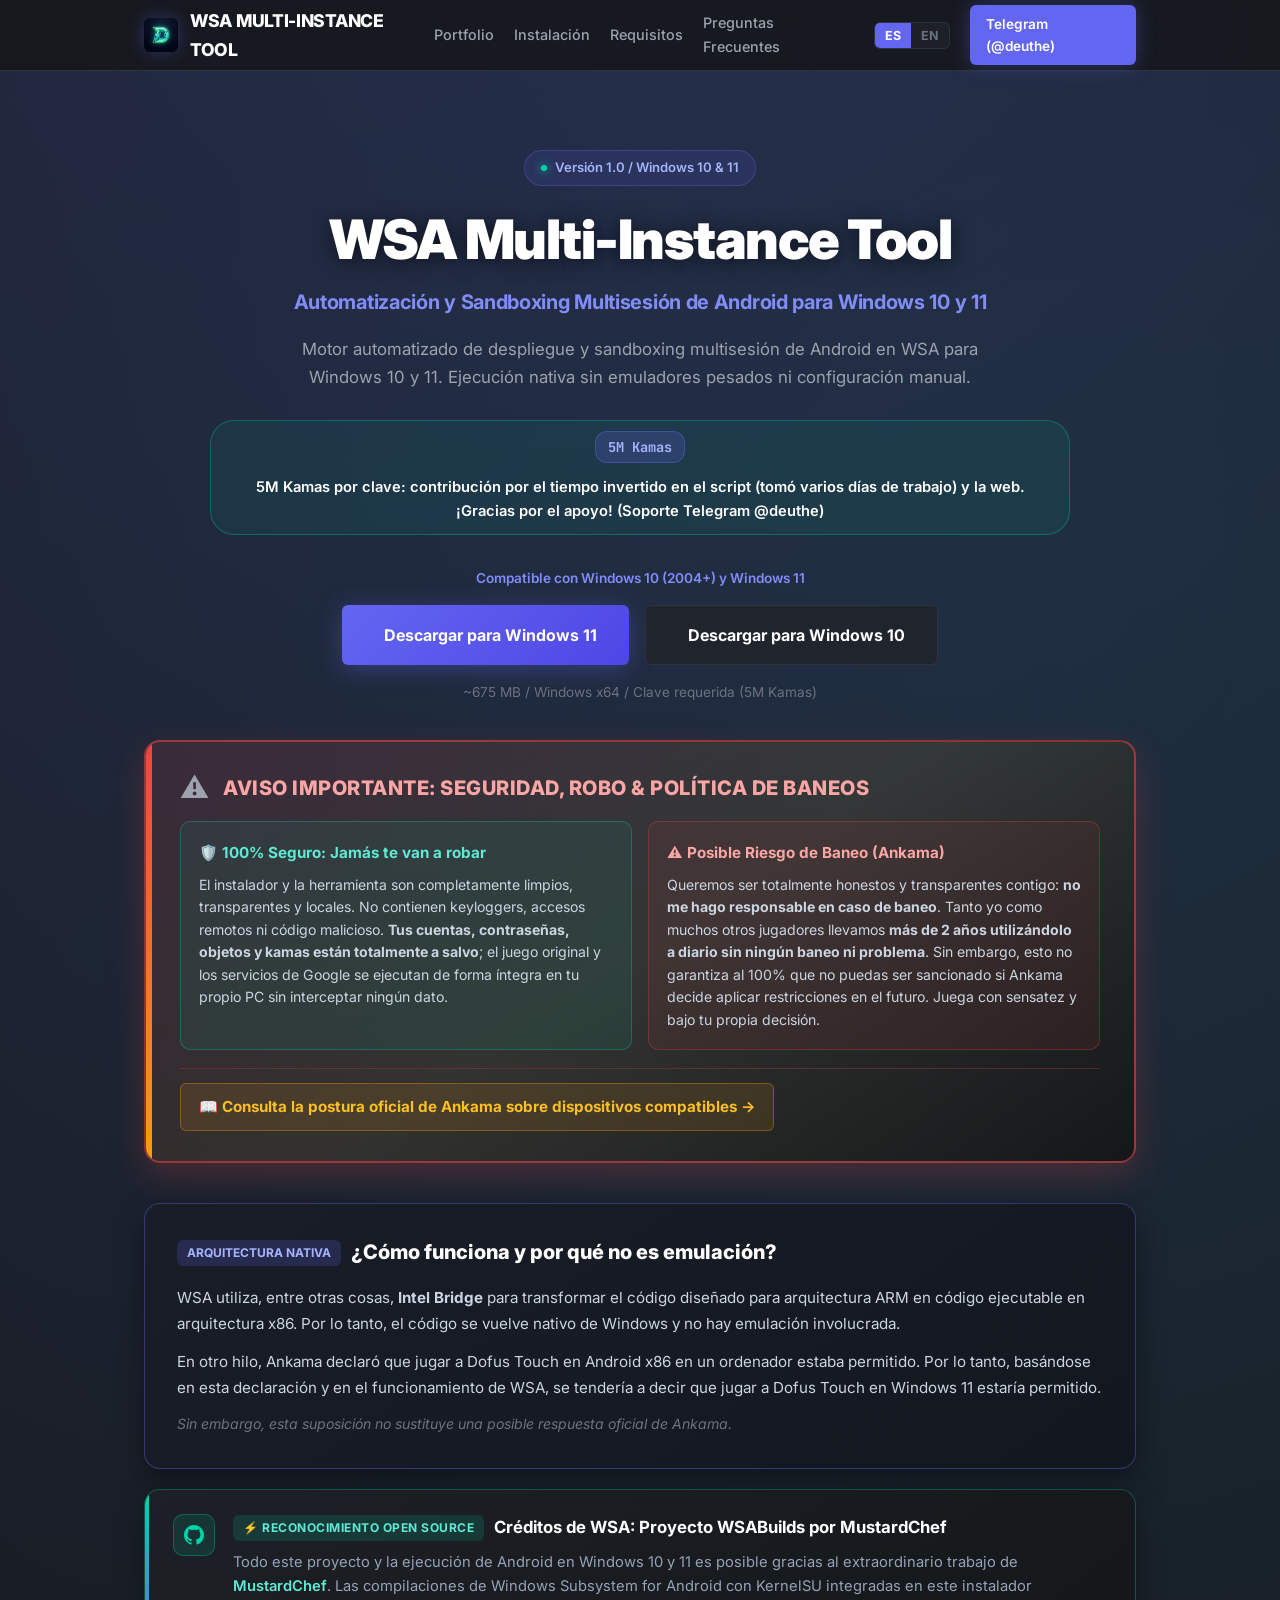
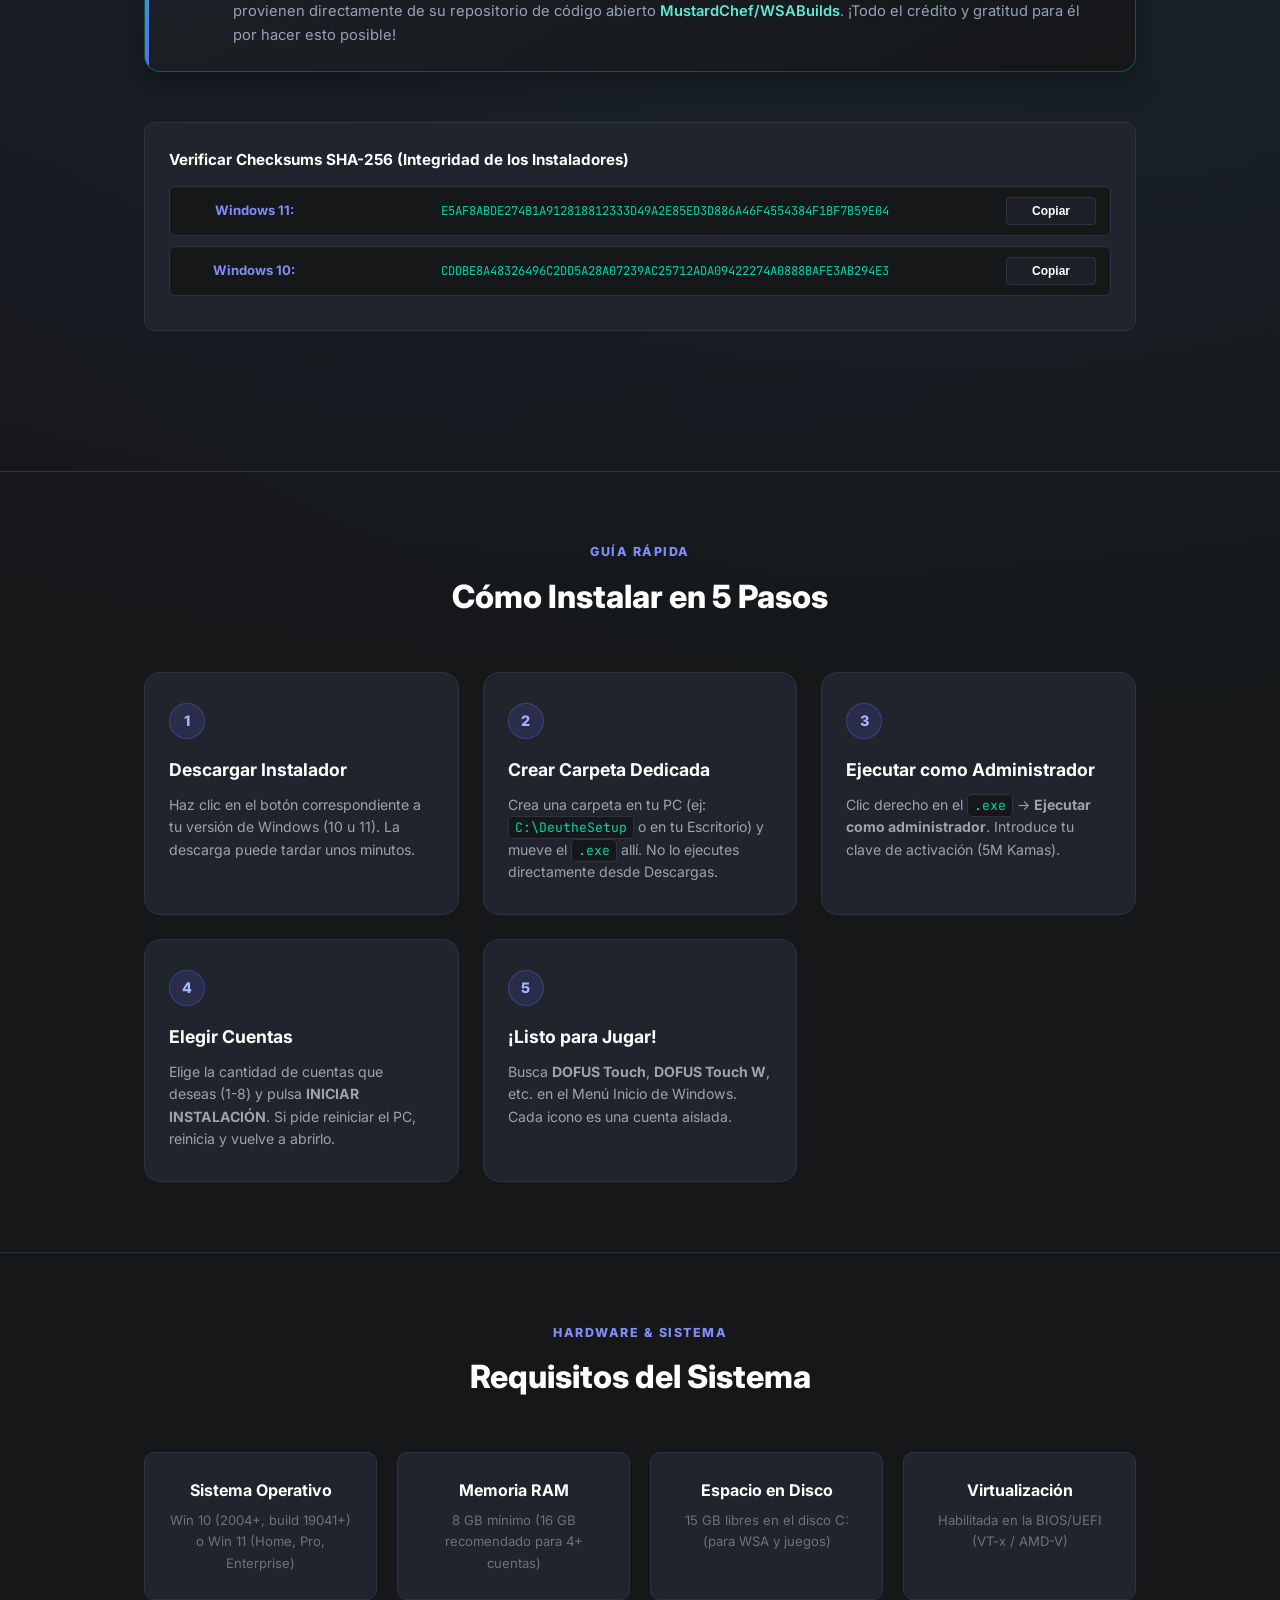
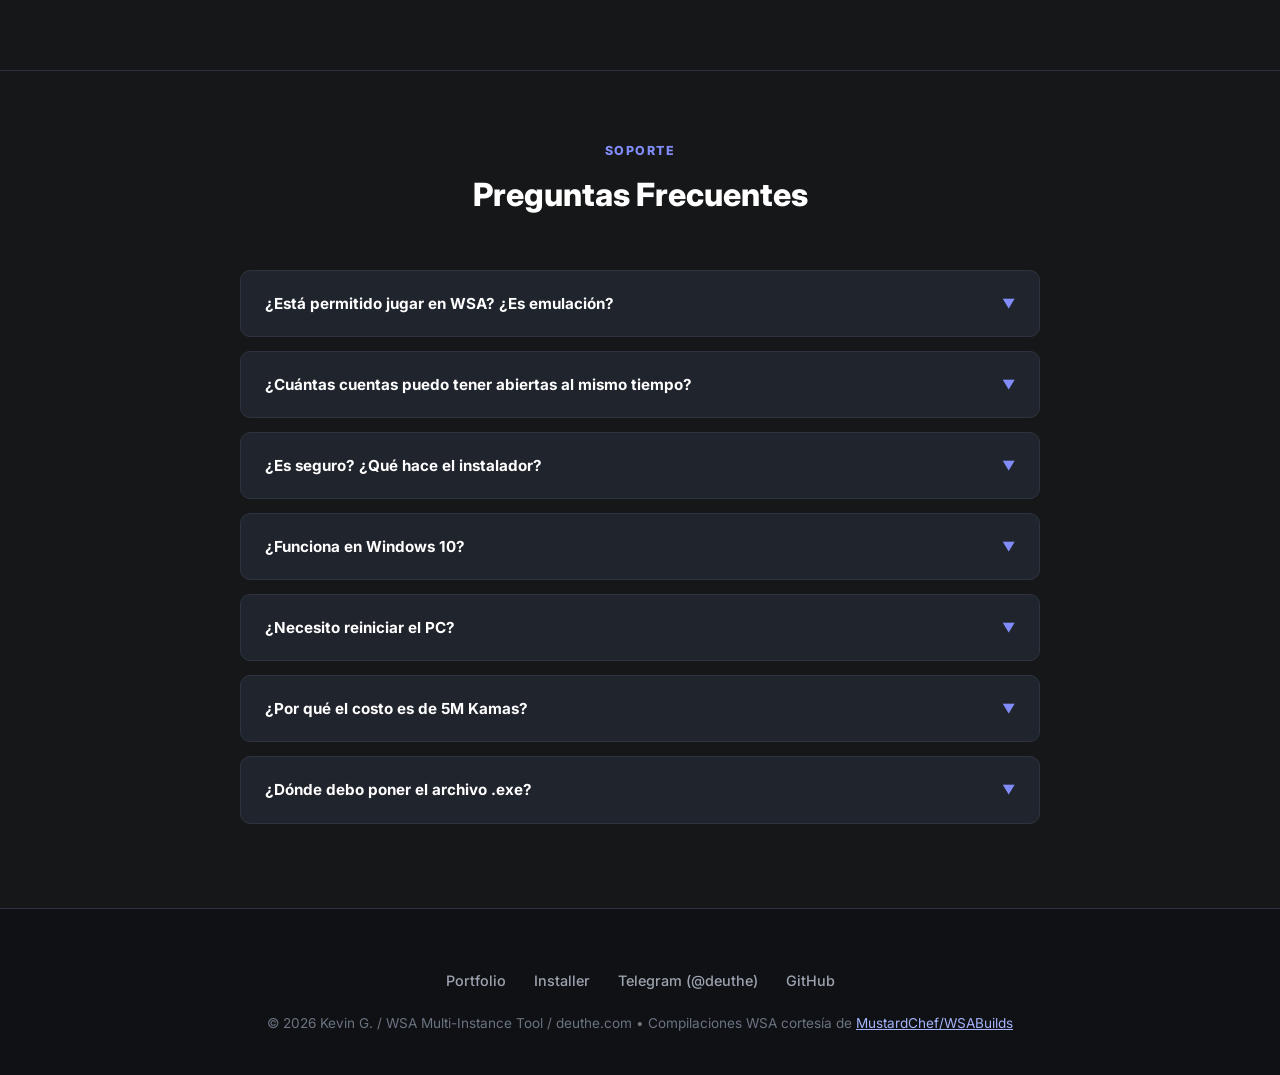
<file: products/dofustouchwsa/install/index.html>
﻿<!DOCTYPE html>
<html lang="es">
<head>
 <meta charset="UTF-8">
 <meta name="viewport" content="width=device-width, initial-scale=1.0">
 <title>WSA Multi-Instance Tool | Native Android Sandboxing for Windows</title>
 <meta name="description" content="Download WSA Multi-Instance Tool Automated WSA + Dofus Touch Multi-Account Installer for Windows 10 & Windows 11. Run up to 8 simultaneous accounts natively. Cost: 5 MK.">
 <link rel="canonical" href="https://deuthe.com/products/dofustouchwsa/install/">
 <link rel="icon" type="image/png" href="logo.png">

 <!-- Open Graph / Facebook -->
 <meta property="og:type" content="product">
 <meta property="og:url" content="https://deuthe.com/products/dofustouchwsa/install/">
 <meta property="og:title" content="WSA Multi-Instance Tool WSA Multi-Account Installer">
 <meta property="og:description" content="Automated WSA provisioning and isolated multi-session sandboxing for Windows 10 and 11. Run multiple independent instances with zero emulator overhead.">
 <meta property="og:image" content="https://deuthe.com/products/dofustouchwsa/install/logo.png">

 <!-- Twitter -->
 <meta property="twitter:card" content="summary_large_image">
 <meta property="twitter:url" content="https://deuthe.com/products/dofustouchwsa/install/">
 <meta property="twitter:title" content="WSA Multi-Instance Tool WSA Multi-Account Installer">
 <meta property="twitter:description" content="Automated WSA provisioning and isolated multi-session sandboxing for Windows 10 and 11.">
 <meta property="twitter:image" content="https://deuthe.com/products/dofustouchwsa/install/logo.png">

 <!-- Structured Data (JSON-LD) -->
 <script type="application/ld+json">
 {
 "@context": "https://schema.org",
 "@type": "SoftwareApplication",
 "name": "WSA Multi-Instance Tool",
 "operatingSystem": "Windows 10, Windows 11",
 "applicationCategory": "UtilitiesApplication",
 "offers": {
 "@type": "Offer",
 "price": "5",
 "priceCurrency": "MK"
 },
 "description": "Automated WSA provisioning and isolated multi-session sandboxing for Windows 10 and 11."
 }
 </script>

 <!-- Google Fonts (Cruip Open Typography) -->
 <link rel="preconnect" href="https://fonts.googleapis.com">
 <link rel="preconnect" href="https://fonts.gstatic.com" crossorigin>
 <link href="https://fonts.googleapis.com/css2?family=Inter:wght@400;500;600;700;800;900&family=JetBrains+Mono:wght@400;500;600&display=swap" rel="stylesheet">

 <style>
 /* Cruip Open Design System & Purple Palette */
 :root {
 --bg: #151719;
 --bg-elevated: #1d2026;
 --bg-card: #20242c;
 --bg-card-hover: #262c37;
 --primary: #6366f1;
 --primary-hover: #4f46e5;
 --primary-glow: rgba(99, 102, 241, 0.35);
 --accent: #00d4aa;
 --accent-glow: rgba(0, 212, 170, 0.3);
 --border: #2d333f;
 --border-hover: #3e4758;
 --text-heading: #ffffff;
 --text-body: #9ca3af;
 --text-muted: #6b7280;
 --radius-lg: 16px;
 --radius-md: 10px;
 --radius-sm: 6px;
 }

 * { box-sizing: border-box; margin: 0; padding: 0; }
 html { scroll-behavior: smooth; }

 body {
 font-family: 'Inter', -apple-system, BlinkMacSystemFont, sans-serif;
 background-color: var(--bg);
 color: var(--text-body);
 line-height: 1.65;
 overflow-x: hidden;
 -webkit-font-smoothing: antialiased;
 background-image: 
 radial-gradient(circle at 50% -5%, rgba(99, 102, 241, 0.22) 0%, transparent 55%),
 radial-gradient(circle at 85% 15%, rgba(0, 212, 170, 0.08) 0%, transparent 45%);
 background-repeat: no-repeat;
 }

 .container { max-width: 1040px; margin: 0 auto; padding: 0 24px; }

 /* Navigation (Cruip Open Style) */
 nav {
 position: fixed;
 top: 0; width: 100%;
 background: rgba(21, 23, 25, 0.85);
 backdrop-filter: blur(16px);
 -webkit-backdrop-filter: blur(16px);
 border-bottom: 1px solid var(--border);
 z-index: 1000;
 }

 nav .container {
 display: flex;
 justify-content: space-between;
 align-items: center;
 height: 70px;
 }

 .logo {
 font-weight: 800;
 font-size: 1.1rem;
 color: var(--text-heading);
 text-decoration: none;
 display: flex;
 align-items: center;
 gap: 12px;
 letter-spacing: -0.3px;
 }

 .logo img {
 width: 34px;
 height: 34px;
 border-radius: var(--radius-sm);
 box-shadow: 0 0 16px var(--primary-glow);
 }

 .nav-right {
 display: flex;
 align-items: center;
 gap: 20px;
 }

 .nav-links {
 display: flex;
 gap: 20px;
 align-items: center;
 }

 .nav-links a {
 text-decoration: none;
 color: var(--text-body);
 font-size: 0.9rem;
 font-weight: 500;
 transition: color 0.2s;
 }

 .nav-links a:hover { color: var(--text-heading); }

 /* Language Toggle */
 .lang-toggle {
 display: flex;
 align-items: center;
 background: var(--bg-elevated);
 border: 1px solid var(--border);
 border-radius: var(--radius-sm);
 overflow: hidden;
 }

 .lang-btn {
 background: none;
 border: none;
 color: var(--text-muted);
 padding: 5px 10px;
 font-size: 0.78rem;
 font-weight: 700;
 cursor: pointer;
 transition: all 0.2s;
 font-family: inherit;
 }

 .lang-btn.active {
 background: var(--primary);
 color: #ffffff;
 }

 .btn-nav-telegram {
 background: var(--primary);
 color: #ffffff !important;
 padding: 8px 16px;
 border-radius: var(--radius-sm);
 font-size: 0.85rem !important;
 font-weight: 600 !important;
 text-decoration: none;
 transition: all 0.2s;
 box-shadow: 0 0 20px var(--primary-glow);
 }

 .btn-nav-telegram:hover {
 background: var(--primary-hover);
 transform: translateY(-1px);
 }

 /* Hero Section */
 .hero {
 padding: 150px 0 80px;
 text-align: center;
 position: relative;
 }

 .hero-badge-pill {
 display: inline-flex;
 align-items: center;
 gap: 8px;
 background: rgba(99, 102, 241, 0.12);
 border: 1px solid rgba(99, 102, 241, 0.3);
 color: #a5b4fc;
 padding: 6px 16px;
 border-radius: 20px;
 font-size: 0.82rem;
 font-weight: 600;
 margin-bottom: 24px;
 }

 .hero-badge-pill .dot {
 width: 6px;
 height: 6px;
 border-radius: 50%;
 background: var(--accent);
 box-shadow: 0 0 8px var(--accent);
 }

 .hero h1 {
 font-size: 3.4rem;
 font-weight: 900;
 letter-spacing: -1.5px;
 line-height: 1.1;
 margin-bottom: 16px;
 color: #ffffff !important;
 text-shadow: 0 2px 20px rgba(0, 0, 0, 0.6);
 }

 .hero-subtitle {
 font-size: 1.25rem;
 color: #818cf8;
 font-weight: 700;
 letter-spacing: -0.3px;
 margin-bottom: 16px;
 }

 .hero p.desc {
 font-size: 1.05rem;
 color: var(--text-body);
 max-width: 680px;
 margin: 0 auto 28px;
 line-height: 1.7;
 }

 /* 5 MK Price Box */
 .price-callout {
		display: inline-flex;
		align-items: center;
		gap: 12px;
		background: rgba(0, 212, 170, 0.08);
		border: 1px solid rgba(0, 212, 170, 0.3);
		border-radius: 24px;
		padding: 10px 24px;
		margin-bottom: 32px;
		max-width: 860px;
		flex-wrap: wrap;
		justify-content: center;
	}

 .price-badge {
 background: var(--accent);
 color: #0b0f19;
 font-weight: 800;
 font-size: 0.85rem;
 padding: 3px 10px;
 border-radius: 12px;
 font-family: 'JetBrains Mono', monospace;
 }

 .price-text {
 color: #ffffff;
 font-weight: 600;
 font-size: 0.92rem;
 }

 /* Download Buttons */
 .download-box {
 display: flex;
 flex-direction: column;
 align-items: center;
 gap: 16px;
 margin-bottom: 24px;
 }

 .btn-group-os {
 display: flex;
 gap: 16px;
 flex-wrap: wrap;
 justify-content: center;
 }

 .btn-download-primary {
 display: inline-flex;
 align-items: center;
 gap: 10px;
 background: linear-gradient(135deg, #6366f1, #4f46e5);
 color: #ffffff !important;
 padding: 16px 32px;
 border-radius: var(--radius-sm);
 font-size: 1rem;
 font-weight: 700;
 text-decoration: none;
 box-shadow: 0 4px 25px var(--primary-glow);
 transition: all 0.2s;
 }

 .btn-download-primary:hover {
 transform: translateY(-2px);
 box-shadow: 0 8px 30px var(--primary-glow);
 }

 .btn-download-secondary {
 display: inline-flex;
 align-items: center;
 gap: 10px;
 background: var(--bg-card);
 color: var(--text-heading) !important;
 border: 1px solid var(--border);
 padding: 16px 32px;
 border-radius: var(--radius-sm);
 font-size: 1rem;
 font-weight: 700;
 text-decoration: none;
 transition: all 0.2s;
 }

 .btn-download-secondary:hover {
 background: var(--bg-card-hover);
 border-color: var(--border-hover);
 transform: translateY(-2px);
 }

 .os-badge-detected {
 font-size: 0.85rem;
 color: #818cf8;
 font-weight: 600;
 }

 .download-meta {
 font-size: 0.85rem;
 color: var(--text-muted);
 }

 /* Very Big Ban Disclaimer & Ankama Policy Card */
  .disclaimer-alert-card {
    background: linear-gradient(145deg, rgba(239, 68, 68, 0.14), rgba(245, 158, 11, 0.1), rgba(21, 23, 25, 0.98));
    border: 2px solid rgba(239, 68, 68, 0.55);
    border-radius: var(--radius-lg);
    padding: 30px 34px;
    margin: 36px 0 30px;
    text-align: left;
    box-shadow: 0 12px 35px rgba(239, 68, 68, 0.22);
    position: relative;
    overflow: hidden;
  }

  .disclaimer-alert-card::before {
    content: '';
    position: absolute;
    top: 0; left: 0;
    width: 6px; height: 100%;
    background: linear-gradient(to bottom, #ef4444, #f59e0b);
  }

  .disclaimer-alert-header {
    display: flex;
    align-items: center;
    gap: 14px;
    margin-bottom: 16px;
    flex-wrap: wrap;
  }

  .disclaimer-icon {
    font-size: 1.8rem;
    line-height: 1;
  }

  .disclaimer-alert-header h3 {
    font-size: 1.25rem;
    font-weight: 800;
    color: #fca5a5;
    letter-spacing: 0.5px;
    margin: 0;
    text-transform: uppercase;
  }

  .disclaimer-alert-body {
    color: #cbd5e1;
    font-size: 0.98rem;
    line-height: 1.7;
  }

  .disclaimer-highlight {
    font-size: 1.05rem;
    color: #fee2e2;
    background: rgba(239, 68, 68, 0.15);
    border-left: 3px solid #ef4444;
    padding: 12px 16px;
    border-radius: 4px;
    margin-bottom: 16px;
  }

  .disclaimer-highlight strong {
    color: #ffffff;
    text-decoration: underline;
  }

  .disclaimer-alert-body p {
    margin-bottom: 14px;
  }

  .disclaimer-ankama-link {
    margin-top: 18px;
    padding-top: 14px;
    border-top: 1px solid rgba(239, 68, 68, 0.25);
  }

  .disclaimer-ankama-link a {
    display: inline-flex;
    align-items: center;
    gap: 8px;
    color: #fbbf24;
    font-weight: 700;
    font-size: 0.95rem;
    text-decoration: none;
    transition: all 0.2s;
    background: rgba(245, 158, 11, 0.12);
    border: 1px solid rgba(245, 158, 11, 0.35);
    padding: 10px 18px;
    border-radius: var(--radius-sm);
  }

  .disclaimer-ankama-link a:hover {
    color: #ffffff;
    background: rgba(245, 158, 11, 0.25);
    border-color: #fbbf24;
    transform: translateY(-1px);
  }

  .disclaimer-columns {
    display: grid;
    grid-template-columns: 1fr 1fr;
    gap: 16px;
    margin: 16px 0;
  }
  @media (max-width: 768px) {
    .disclaimer-columns {
      grid-template-columns: 1fr;
    }
  }

  .disclaimer-col-safe {
    background: rgba(0, 212, 170, 0.08);
    border: 1px solid rgba(0, 212, 170, 0.3);
    border-radius: var(--radius-md);
    padding: 18px;
  }
  .disclaimer-col-safe h4 {
    color: #5eead4;
    font-size: 0.95rem;
    font-weight: 700;
    margin-bottom: 8px;
    display: flex;
    align-items: center;
    gap: 8px;
  }
  .disclaimer-col-safe p {
    font-size: 0.88rem;
    color: #cbd5e1;
    line-height: 1.6;
    margin: 0;
  }

  .disclaimer-col-risk {
    background: rgba(239, 68, 68, 0.08);
    border: 1px solid rgba(239, 68, 68, 0.3);
    border-radius: var(--radius-md);
    padding: 18px;
  }
  .disclaimer-col-risk h4 {
    color: #fca5a5;
    font-size: 0.95rem;
    font-weight: 700;
    margin-bottom: 8px;
    display: flex;
    align-items: center;
    gap: 8px;
  }
  .disclaimer-col-risk p {
    font-size: 0.88rem;
    color: #cbd5e1;
    line-height: 1.6;
    margin: 0;
  }


  /* Prominent Architecture Notice Card */
 .arch-notice-card {
 background: linear-gradient(145deg, #181d27, #131720);
 border: 1px solid rgba(99, 102, 241, 0.4);
 border-radius: var(--radius-lg);
 padding: 32px;
 margin: 40px 0 20px;
 text-align: left;
 position: relative;
 box-shadow: 0 10px 30px rgba(0, 0, 0, 0.4);
 }

 .arch-notice-header {
 display: flex;
 align-items: center;
 gap: 10px;
 margin-bottom: 16px;
 }

 .arch-notice-header h3 {
 font-size: 1.25rem;
 font-weight: 800;
 color: #ffffff;
 }

 .arch-notice-badge {
 background: rgba(99, 102, 241, 0.2);
 color: #a5b4fc;
 padding: 3px 10px;
 border-radius: 6px;
 font-size: 0.75rem;
 font-weight: 700;
 text-transform: uppercase;
 }

 .arch-notice-body {
 color: #cbd5e1;
 font-size: 0.95rem;
 line-height: 1.7;
 }

 .arch-notice-body p {
 margin-bottom: 12px;
 }

 .arch-notice-body p:last-child {
 margin-bottom: 0;
 color: var(--text-muted);
 font-size: 0.88rem;
 font-style: italic;
 }

 /* Open Source Credits Card */
  .credits-notice-card {
    background: linear-gradient(145deg, rgba(29, 32, 38, 0.95), rgba(21, 23, 25, 0.98));
    border: 1px solid rgba(0, 212, 170, 0.3);
    border-radius: var(--radius-lg);
    padding: 24px 28px;
    margin: 0 0 50px;
    text-align: left;
    display: flex;
    align-items: flex-start;
    gap: 18px;
    box-shadow: 0 10px 30px rgba(0, 0, 0, 0.35);
    position: relative;
    overflow: hidden;
  }

  .credits-notice-card::before {
    content: '';
    position: absolute;
    top: 0; left: 0;
    width: 4px; height: 100%;
    background: linear-gradient(to bottom, var(--accent), var(--primary));
  }

  .credits-icon {
    flex-shrink: 0;
    width: 42px;
    height: 42px;
    border-radius: 10px;
    background: rgba(0, 212, 170, 0.12);
    border: 1px solid rgba(0, 212, 170, 0.3);
    display: flex;
    align-items: center;
    justify-content: center;
    color: var(--accent);
  }

  .credits-content {
    flex: 1;
  }

  .credits-header {
    display: flex;
    align-items: center;
    gap: 10px;
    margin-bottom: 8px;
    flex-wrap: wrap;
  }

  .credits-badge {
    background: rgba(0, 212, 170, 0.15);
    color: #5eead4;
    padding: 3px 10px;
    border-radius: 6px;
    font-size: 0.75rem;
    font-weight: 700;
    text-transform: uppercase;
    letter-spacing: 0.5px;
  }

  .credits-header h4 {
    font-size: 1.05rem;
    font-weight: 700;
    color: #ffffff;
    margin: 0;
  }

  .credits-body {
    color: #94a3b8;
    font-size: 0.92rem;
    line-height: 1.65;
  }

  .credits-body a {
    color: #5eead4;
    font-weight: 600;
    text-decoration: none;
    transition: color 0.2s;
  }

  .credits-body a:hover {
    color: #ffffff;
    text-decoration: underline;
  }

  /* SHA-256 Checksums */
 .checksum-box {
 background: var(--bg-card);
 border: 1px solid var(--border);
 border-radius: var(--radius-md);
 padding: 24px;
 margin-bottom: 60px;
 }

 .checksum-title {
 font-size: 0.95rem;
 font-weight: 700;
 color: #ffffff;
 margin-bottom: 14px;
 display: flex;
 align-items: center;
 gap: 8px;
 }

 .checksum-row {
 display: grid;
 grid-template-columns: 140px 1fr 90px;
 gap: 12px;
 align-items: center;
 background: var(--bg);
 border: 1px solid var(--border);
 border-radius: var(--radius-sm);
 padding: 10px 14px;
 margin-bottom: 10px;
 font-size: 0.82rem;
 }

 .checksum-label {
 font-weight: 700;
 color: #818cf8;
 }

 .checksum-hash {
 font-family: 'JetBrains Mono', monospace;
 color: var(--accent);
 word-break: break-all;
 font-size: 0.76rem;
 }

 .btn-copy-hash {
 background: var(--bg-elevated);
 border: 1px solid var(--border);
 color: #ffffff;
 padding: 6px 10px;
 border-radius: 4px;
 cursor: pointer;
 font-size: 0.75rem;
 font-weight: 600;
 transition: all 0.2s;
 }

 .btn-copy-hash:hover {
 background: var(--primary);
 border-color: var(--primary);
 }

 /* Steps Section */
 section { padding: 70px 0; border-top: 1px solid var(--border); }

 .section-heading {
 text-align: center;
 margin-bottom: 48px;
 }

 .section-tag {
 font-size: 0.78rem;
 font-weight: 800;
 text-transform: uppercase;
 letter-spacing: 1.5px;
 color: #818cf8;
 margin-bottom: 8px;
 display: block;
 }

 .section-title {
 font-size: 2rem;
 font-weight: 800;
 color: #ffffff;
 margin-bottom: 10px;
 }

 .steps-grid {
 display: grid;
 grid-template-columns: repeat(3, 1fr);
 gap: 24px;
 }

 .step-card {
 background: var(--bg-card);
 border: 1px solid var(--border);
 border-radius: var(--radius-lg);
 padding: 30px 24px;
 position: relative;
 transition: all 0.25s;
 }

 .step-card:hover {
 border-color: var(--border-hover);
 background: var(--bg-card-hover);
 transform: translateY(-2px);
 }

 .step-number {
 display: inline-flex;
 align-items: center;
 justify-content: center;
 width: 36px;
 height: 36px;
 border-radius: 50%;
 background: rgba(99, 102, 241, 0.15);
 border: 1px solid rgba(99, 102, 241, 0.35);
 color: #a5b4fc;
 font-weight: 800;
 font-size: 0.9rem;
 margin-bottom: 16px;
 }

 .step-card h3 {
 font-size: 1.1rem;
 font-weight: 700;
 color: #ffffff;
 margin-bottom: 10px;
 }

 .step-card p {
 font-size: 0.88rem;
 color: var(--text-body);
 line-height: 1.6;
 }

 .step-card code {
 background: var(--bg);
 border: 1px solid var(--border);
 padding: 2px 6px;
 border-radius: 4px;
 color: var(--accent);
 font-family: 'JetBrains Mono', monospace;
 font-size: 0.82rem;
 }

 /* Requirements Grid */
 .req-grid {
 display: grid;
 grid-template-columns: repeat(4, 1fr);
 gap: 20px;
 }

 .req-card {
 background: var(--bg-card);
 border: 1px solid var(--border);
 border-radius: var(--radius-md);
 padding: 24px;
 text-align: center;
 }

 .req-card .icon {
 font-size: 1.8rem;
 margin-bottom: 12px;
 color: #a5b4fc;
 }

 .req-card h4 {
 font-size: 1rem;
 font-weight: 700;
 color: #ffffff;
 margin-bottom: 6px;
 }

 .req-card p {
 font-size: 0.82rem;
 color: var(--text-muted);
 }

 /* FAQ Accordion */
 .faq-list {
 max-width: 800px;
 margin: 0 auto;
 }

 .faq-item {
 background: var(--bg-card);
 border: 1px solid var(--border);
 border-radius: var(--radius-md);
 margin-bottom: 14px;
 overflow: hidden;
 cursor: pointer;
 transition: border-color 0.2s;
 }

 .faq-item:hover {
 border-color: var(--border-hover);
 }

 .faq-question {
 padding: 20px 24px;
 display: flex;
 justify-content: space-between;
 align-items: center;
 font-weight: 700;
 font-size: 0.95rem;
 color: #ffffff;
 }

 .faq-question .arrow {
 color: #818cf8;
 font-size: 0.8rem;
 transition: transform 0.2s;
 }

 .faq-item.open .faq-question .arrow {
 transform: rotate(180deg);
 }

 .faq-answer {
 display: none;
 padding: 0 24px 20px;
 color: var(--text-body);
 font-size: 0.9rem;
 line-height: 1.65;
 border-top: 1px solid rgba(255, 255, 255, 0.04);
 padding-top: 16px;
 }

 .faq-item.open .faq-answer {
 display: block;
 }

 /* Footer */
 footer {
 padding: 60px 0 40px;
 background: #0f1114;
 border-top: 1px solid var(--border);
 text-align: center;
 }

 .footer-links {
 display: flex;
 justify-content: center;
 gap: 28px;
 margin-bottom: 20px;
 flex-wrap: wrap;
 }

 .footer-links a {
 color: var(--text-body);
 text-decoration: none;
 font-size: 0.9rem;
 font-weight: 500;
 transition: color 0.2s;
 }

 .footer-links a:hover { color: #ffffff; }

 .footer-copy {
 color: var(--text-muted);
 font-size: 0.85rem;
 }

 @media (max-width: 860px) {
 .steps-grid { grid-template-columns: 1fr; }
 .req-grid { grid-template-columns: repeat(2, 1fr); }
 .checksum-row { grid-template-columns: 1fr; }
 .hero h1 { font-size: 2.5rem; }
 .nav-links { display: none; }
 }
 </style>
</head>
<body>

 <!-- NAVBAR -->
 <nav>
 <div class="container">
 <a href="/" class="logo">
 <img src="logo.png" alt="Deuthe Logo">
 <span>WSA MULTI-INSTANCE TOOL</span>
 </a>
 <div class="nav-right">
 <div class="nav-links">
 <a href="/" data-i18n="nav_portfolio">Portfolio</a>
 <a href="#steps" data-i18n="nav_steps">Installation</a>
 <a href="#requirements" data-i18n="nav_req">Requirements</a>
 <a href="#faq" data-i18n="nav_faq">FAQ</a>
 </div>
 <div class="lang-toggle">
 <button class="lang-btn active" onclick="setLang('es')" id="langEs">ES</button>
 <button class="lang-btn" onclick="setLang('en')" id="langEn">EN</button>
 </div>
 <a href="https://t.me/deuthe" target="_blank" class="btn-nav-telegram">Telegram (@deuthe)</a>
 </div>
 </div>
 </nav>

 <!-- HERO SECTION -->
 <header class="hero">
 <div class="container">
 <div class="hero-badge-pill">
 <span class="dot"></span>
 <span data-i18n="hero_badge">Versión 1.0 / Windows 10 & 11</span>
 </div>

 <h1>WSA Multi-Instance Tool</h1>
 <div class="hero-subtitle" data-i18n="hero_subtitle">Native Multi-Session Android Automation for Windows 10 & 11</div>

 <p class="desc" data-i18n="hero_desc">
 Motor automatizado de despliegue y sandboxing multisesión de Android en WSA para Windows 10 y 11. Ejecución nativa sin emuladores pesados ni configuración manual.
 </p>

 <!-- 5 MK Price Callout -->
 <div class="price-callout">
 <span class="price-badge" style="background: rgba(99, 102, 241, 0.2); border: 1px solid rgba(99, 102, 241, 0.4); color: #a5b4fc; padding: 4px 12px; font-weight: 700; border-radius: 12px;">5M Kamas</span>
 <span class="price-text" data-i18n="price_label">5M Kamas por clave: contribución por el tiempo invertido en el script (tomó varios días de trabajo) y la web. ¡Gracias por el apoyo! (Soporte Telegram @deuthe)</span>
 </div>

 <!-- Download Buttons with OS Detection -->
 <div class="download-box">
 <div class="os-badge-detected" id="osDetectedText">Detectando sistema operativo...</div>
 <div class="btn-group-os">
 <a href="https://github.com/Deuthe/deuthe-hub/releases/download/v1.0/DeutheSetup.exe" class="btn-download-primary" id="btnWin11" download>
 <span></span>
 <span data-i18n="btn_win11">Descargar para Windows 11</span>
 </a>
 <a href="https://github.com/Deuthe/deuthe-hub/releases/download/v1.0/DeutheSetup_Win10.exe" class="btn-download-secondary" id="btnWin10" download>
 <span></span>
 <span data-i18n="btn_win10">Descargar para Windows 10</span>
 </a>
 </div>
 <div class="download-meta" data-i18n="download_meta">~675 MB / Windows x64 / Clave requerida (5M Kamas)</div>
 </div>

 <!-- Very Big Ban Disclaimer & Ankama Policy Notice -->
    <div class="disclaimer-alert-card">
      <div class="disclaimer-alert-header">
        <span class="disclaimer-icon">⚠️</span>
        <h3 data-i18n="disclaimer_title">AVISO IMPORTANTE: SEGURIDAD, ROBO & POLÍTICA DE BANEOS</h3>
      </div>
      <div class="disclaimer-alert-body">
        <div class="disclaimer-columns">
          <div class="disclaimer-col-safe">
            <h4 data-i18n="disclaimer_safe_title">🛡️ 100% Seguro: Jamás te van a robar</h4>
            <p data-i18n="disclaimer_safe_desc">
              El instalador y la herramienta son completamente limpios, transparentes y locales. No contienen keyloggers, accesos remotos ni código malicioso. <strong>Tus cuentas, contraseñas, objetos y kamas están totalmente a salvo</strong>; el juego original y los servicios de Google se ejecutan de forma íntegra en tu propio PC sin interceptar ningún dato.
            </p>
          </div>
          <div class="disclaimer-col-risk">
            <h4 data-i18n="disclaimer_risk_title">⚠️ Posible Riesgo de Baneo (Ankama)</h4>
            <p data-i18n="disclaimer_risk_desc">
              Queremos ser totalmente honestos y transparentes contigo: <strong>no me hago responsable en caso de baneo</strong>. Tanto yo como muchos otros jugadores llevamos <strong>más de 2 años utilizándolo a diario sin ningún baneo ni problema</strong>. Sin embargo, esto no garantiza al 100% que no puedas ser sancionado si Ankama decide aplicar restricciones en el futuro. Juega con sensatez y bajo tu propia decisión.
            </p>
          </div>
        </div>
        <div class="disclaimer-ankama-link">
          <a href="https://support.ankama.com/hc/en-us/articles/26840828168209-What-devices-can-be-used-to-play-DOFUS-Touch" target="_blank" rel="noopener noreferrer" data-i18n="disclaimer_link">
            📖 Consulta la postura oficial de Ankama sobre dispositivos compatibles &rarr;
          </a>
        </div>
      </div>
    </div>

    <!-- Prominent Architecture & Intel Bridge Notice Card -->
 <div class="arch-notice-card">
 <div class="arch-notice-header">
 <span class="arch-notice-badge" data-i18n="arch_badge"> Arquitectura Nativa</span>
 <h3 data-i18n="arch_title">¿Cómo funciona y por qué no es emulación?</h3>
 </div>
 <div class="arch-notice-body">
 <p data-i18n="arch_p1">
 WSA utiliza, entre otras cosas, <strong>Intel Bridge</strong> para transformar el código diseñado para arquitectura ARM en código ejecutable en arquitectura x86. Por lo tanto, el código se vuelve nativo de Windows y no hay emulación involucrada.
 </p>
 <p data-i18n="arch_p2">
 En otro hilo, Ankama declaró que jugar a Dofus Touch en Android x86 en un ordenador estaba permitido. Por lo tanto, basándose en esta declaración y en el funcionamiento de WSA, se tendería a decir que jugar a Dofus Touch en Windows 11 estaría permitido.
 </p>
 <p data-i18n="arch_p3">
 Sin embargo, esta suposición no sustituye una posible respuesta oficial de Ankama.
 </p>
 </div>
 </div>

 <!-- Open Source Recognition / MustardChef Credits -->
    <div class="credits-notice-card">
      <div class="credits-icon">
        <svg width="24" height="24" viewBox="0 0 24 24" fill="currentColor">
          <path fill-rule="evenodd" clip-rule="evenodd" d="M12 2C6.477 2 2 6.484 2 12.017c0 4.425 2.865 8.18 6.839 9.504.5.092.682-.217.682-.483 0-.237-.008-.868-.013-1.703-2.782.605-3.369-1.343-3.369-1.343-.454-1.158-1.11-1.466-1.11-1.466-.908-.62.069-.608.069-.608 1.003.07 1.53 1.032 1.53 1.032.892 1.53 2.341 1.088 2.91.832.092-.647.35-1.088.636-1.338-2.22-.253-4.555-1.113-4.555-4.951 0-1.093.39-1.988 1.029-2.688-.103-.253-.446-1.272.098-2.65 0 0 .84-.27 2.75 1.026A9.564 9.564 0 0112 6.844c.85.004 1.705.115 2.504.337 1.909-1.296 2.747-1.027 2.747-1.027.546 1.379.202 2.398.1 2.651.64.7 1.028 1.595 1.028 2.688 0 3.848-2.339 4.695-4.566 4.943.359.309.678.92.678 1.855 0 1.338-.012 2.419-.012 2.747 0 .268.18.58.688.482A10.019 10.019 0 0022 12.017C22 6.484 17.522 2 12 2z"/>
        </svg>
      </div>
      <div class="credits-content">
        <div class="credits-header">
          <span class="credits-badge" data-i18n="credits_badge">⚡ Reconocimiento Open Source</span>
          <h4 data-i18n="credits_title">Créditos de WSA: Proyecto WSABuilds por MustardChef</h4>
        </div>
        <div class="credits-body" data-i18n="credits_desc">
          Todo este proyecto y la ejecución de Android en Windows 10 y 11 es posible gracias al extraordinario trabajo de <a href="https://github.com/MustardChef" target="_blank" rel="noopener noreferrer">MustardChef</a>. Las compilaciones de Windows Subsystem for Android con KernelSU integradas en este instalador provienen directamente de su repositorio de código abierto <a href="https://github.com/MustardChef/WSABuilds" target="_blank" rel="noopener noreferrer">MustardChef/WSABuilds</a>. ¡Todo el crédito y gratitud para él por hacer esto posible!
        </div>
      </div>
    </div>

    <!-- SHA-256 Checksums -->
 <div class="checksum-box">
 <div class="checksum-title" data-i18n="checksum_title"> Verificar Checksums SHA-256 (Integridad de los Instaladores)</div>
 
 <div class="checksum-row">
 <span class="checksum-label">Windows 11:</span>
 <span class="checksum-hash" id="hashWin11">E5AF8ABDE274B1A912818812333D49A2E85ED3D886A46F4554384F1BF7B59E04</span>
 <button class="btn-copy-hash" onclick="copyHash('hashWin11', this)">Copiar</button>
 </div>

 <div class="checksum-row">
 <span class="checksum-label">Windows 10:</span>
 <span class="checksum-hash" id="hashWin10">CDDBE8A48326496C2DD5A28A07239AC25712ADA09422274A0888BAFE3AB294E3</span>
 <button class="btn-copy-hash" onclick="copyHash('hashWin10', this)">Copiar</button>
 </div>
 </div>

 </div>
 </header>

 <!-- STEPS SECTION -->
 <section id="steps">
 <div class="container">
 <div class="section-heading">
 <span class="section-tag" data-i18n="tag_guide">Guía Rápida</span>
 <h2 class="section-title" data-i18n="steps_title">Cómo Instalar en 5 Pasos</h2>
 </div>

 <div class="steps-grid">
 <div class="step-card">
 <div class="step-number">1</div>
 <h3 data-i18n="step1_title">Descargar Instalador</h3>
 <p data-i18n="step1_desc">Haz clic en el botón correspondiente a tu versión de Windows (10 u 11). La descarga puede tardar unos minutos.</p>
 </div>

 <div class="step-card">
 <div class="step-number">2</div>
 <h3 data-i18n="step2_title">Crear Carpeta Dedicada</h3>
 <p data-i18n="step2_desc">Crea una carpeta en tu PC (ej: <code>C:\DeutheSetup</code> o en tu Escritorio) y mueve el <code>.exe</code> allí. No lo ejecutes directamente desde Descargas.</p>
 </div>

 <div class="step-card">
 <div class="step-number">3</div>
 <h3 data-i18n="step3_title">Ejecutar como Administrador</h3>
 <p data-i18n="step3_desc">Clic derecho en el <code>.exe</code> &rarr; <strong>Ejecutar como administrador</strong>. Introduce tu clave de activación (5M Kamas).</p>
 </div>

 <div class="step-card">
 <div class="step-number">4</div>
 <h3 data-i18n="step4_title">Elegir Cuentas</h3>
 <p data-i18n="step4_desc">Elige la cantidad de cuentas que deseas (1-8) y pulsa <strong>INICIAR INSTALACIÓN</strong>. Si pide reiniciar el PC, reinicia y vuelve a abrirlo.</p>
 </div>

 <div class="step-card">
 <div class="step-number">5</div>
 <h3 data-i18n="step5_title">¡Listo para Jugar!</h3>
 <p data-i18n="step5_desc">Busca <strong>DOFUS Touch</strong>, <strong>DOFUS Touch W</strong>, etc. en el Menú Inicio de Windows. Cada icono es una cuenta aislada.</p>
 </div>
 </div>
 </div>
 </section>

 <!-- REQUIREMENTS SECTION -->
 <section id="requirements">
 <div class="container">
 <div class="section-heading">
 <span class="section-tag" data-i18n="tag_specs">Hardware & Sistema</span>
 <h2 class="section-title" data-i18n="req_title">Requisitos del Sistema</h2>
 </div>

 <div class="req-grid">
 <div class="req-card">
 
 <h4 data-i18n="req_os_title">Sistema Operativo</h4>
 <p data-i18n="req_os">Win 10 (2004+, build 19041+) o Win 11 (Home, Pro, Enterprise)</p>
 </div>

 <div class="req-card">
 
 <h4 data-i18n="req_ram_title">Memoria RAM</h4>
 <p data-i18n="req_ram">8 GB mínimo (16 GB recomendado para 4+ cuentas)</p>
 </div>

 <div class="req-card">
 
 <h4 data-i18n="req_disk_title">Espacio en Disco</h4>
 <p data-i18n="req_disk">15 GB libres en el disco C: (para WSA y juegos)</p>
 </div>

 <div class="req-card">
 
 <h4 data-i18n="req_virt_title">Virtualización</h4>
 <p data-i18n="req_virt">Habilitada en la BIOS/UEFI (VT-x / AMD-V)</p>
 </div>
 </div>
 </div>
 </section>

 <!-- FAQ SECTION -->
 <section id="faq">
 <div class="container">
 <div class="section-heading">
 <span class="section-tag" data-i18n="tag_faq">Soporte</span>
 <h2 class="section-title" data-i18n="faq_title">Preguntas Frecuentes</h2>
 </div>

 <div class="faq-list">

 <!-- FAQ 1: WSA Legality & Emulation -->
 <div class="faq-item" onclick="toggleFaq(this)">
 <div class="faq-question">
 <span data-i18n="faq1_q">¿Está permitido jugar en WSA? ¿Es emulación?</span>
 <span class="arrow">&#9660;</span>
 </div>
 <div class="faq-answer" data-i18n="faq1_a">
 WSA utiliza, entre otras cosas, Intel Bridge para transformar el código diseñado para arquitectura ARM en código ejecutable en arquitectura x86. Por lo tanto, el código se vuelve nativo de Windows y no hay emulación involucrada.<br><br>
 En otro hilo, Ankama declaró que jugar a Dofus Touch en Android x86 en un ordenador estaba permitido. Por lo tanto, basándose en esta declaración y en el funcionamiento de WSA, se tendería a decir que jugar a Dofus Touch en Windows 11 estaría permitido.<br><br>
 <em>Sin embargo, esta suposición no sustituye una posible respuesta oficial de Ankama.</em>
 </div>
 </div>

 <!-- FAQ 2: Clones -->
 <div class="faq-item" onclick="toggleFaq(this)">
 <div class="faq-question">
 <span data-i18n="faq2_q">¿Cuántas cuentas puedo tener abiertas al mismo tiempo?</span>
 <span class="arrow">&#9660;</span>
 </div>
 <div class="faq-answer" data-i18n="faq2_a">
 Hasta 4 cuentas simultáneas con la misma conexión de internet. Para PvM es más que suficiente para jugar cómodamente.
 </div>
 </div>

 <!-- FAQ 3: Security -->
 <div class="faq-item" onclick="toggleFaq(this)">
 <div class="faq-question">
 <span data-i18n="faq3_q">¿Es seguro? ¿Qué hace el instalador?</span>
 <span class="arrow">&#9660;</span>
 </div>
 <div class="faq-answer" data-i18n="faq3_a">
 El instalador configura WSA (Windows Subsystem for Android), instala el juego original y crea copias con nombres de paquete diferentes para que puedan coexistir. No modifica archivos del sistema ni envía datos personales. Al cerrar, se eliminan todos los archivos temporales automáticamente.
 </div>
 </div>

 <!-- FAQ 4: Windows 10 -->
 <div class="faq-item" onclick="toggleFaq(this)">
 <div class="faq-question">
 <span data-i18n="faq4_q">¿Funciona en Windows 10?</span>
 <span class="arrow">&#9660;</span>
 </div>
 <div class="faq-answer" data-i18n="faq4_a">
 Sí, funciona tanto en Windows 10 (versión 2004 o posterior, build 19041+) como en Windows 11. Asegúrate de descargar la versión correspondiente a tu sistema operativo.
 </div>
 </div>

 <!-- FAQ 5: Reboot -->
 <div class="faq-item" onclick="toggleFaq(this)">
 <div class="faq-question">
 <span data-i18n="faq5_q">¿Necesito reiniciar el PC?</span>
 <span class="arrow">&#9660;</span>
 </div>
 <div class="faq-answer" data-i18n="faq5_a">
 Solo si es la primera vez que instalas WSA. El instalador activará la plataforma de máquina virtual (Virtual Machine Platform) de Windows y pedirá un reinicio. Después del reinicio, ejecuta el instalador de nuevo y continuará desde donde se quedó.
 </div>
 </div>

 <!-- FAQ 6: Chrome token -->
 

 <!-- FAQ: Why 5M Kamas -->
				<div class="faq-item" onclick="toggleFaq(this)">
					<div class="faq-question">
						<span data-i18n="faq_price_q">¿Por qué el costo es de 5M Kamas?</span>
						<span class="arrow">&#9660;</span>
					</div>
					<div class="faq-answer" data-i18n="faq_price_a">
						Las 5M Kamas son una contribución por el tiempo invertido en desarrollar el script de automatización (me tomó varios días de desarrollo y pruebas) y diseñar la página web con toda la guía. No cobro por WSA (que es de código abierto de MustardChef), sino por la solución automatizada empaquetada y el soporte directo 1 a 1 por Telegram (@deuthe) para configurarte todo. ¡Muchas gracias por el apoyo!
					</div>
				</div>

				<!-- FAQ 7: Exe location -->
 <div class="faq-item" onclick="toggleFaq(this)">
 <div class="faq-question">
 <span data-i18n="faq7_q">¿Dónde debo poner el archivo .exe?</span>
 <span class="arrow">&#9660;</span>
 </div>
 <div class="faq-answer" data-i18n="faq7_a">
 Crea una carpeta específica (ej: <strong>C:\DeutheSetup</strong> o una carpeta en el Escritorio) y coloca el .exe ahí. No lo ejecutes directamente desde la carpeta de Descargas, ya que necesita espacio para extraer archivos temporales durante la instalación.
 </div>
 </div>

 </div>
 </div>
 </section>

 <!-- FOOTER -->
 <footer>
 <div class="container">
 <div class="footer-links">
 <a href="/" data-i18n="nav_portfolio">Portfolio</a>
 <a href="/products/dofustouchwsa/install/">Installer</a>
 <a href="https://t.me/deuthe" target="_blank" data-i18n="nav_telegram">Telegram (@deuthe)</a>
 <a href="https://github.com/Deuthe" target="_blank">GitHub</a>
 </div>
 <p class="footer-copy">&copy; 2026 Kevin G. / WSA Multi-Instance Tool / deuthe.com &bull; <span data-i18n="footer_credits">WSA builds cortesía de <a href="https://github.com/MustardChef/WSABuilds" target="_blank" rel="noopener noreferrer" style="color: #a5b4fc; text-decoration: underline;">MustardChef/WSABuilds</a></span></p>
 </div>
 </footer>

 <!-- Scripts -->
 <script>
 function toggleFaq(element) {
 element.classList.toggle('open');
 }

 function copyHash(elementId, btn) {
 const hashText = document.getElementById(elementId).innerText;
 navigator.clipboard.writeText(hashText).then(() => {
 const originalText = btn.innerText;
 btn.innerText = (currentLang === 'es') ? '¡Copiado!' : 'Copied!';
 btn.style.background = '#00d4aa';
 btn.style.color = '#0b0f19';
 setTimeout(() => {
 btn.innerText = originalText;
 btn.style.background = '';
 btn.style.color = '';
 }, 2000);
 });
 }

 // =====================================================================
 // OS Detection
 // =====================================================================
 function detectOS() {
 const userAgent = window.navigator.userAgent;
 const osText = document.getElementById('osDetectedText');
 const btnWin11 = document.getElementById('btnWin11');
 const btnWin10 = document.getElementById('btnWin10');

 if (userAgent.indexOf("Windows NT 10.0") !== -1) {
 if (window.navigator.userAgentData && window.navigator.userAgentData.platformVersion) {
 const majorVersion = parseInt(window.navigator.userAgentData.platformVersion.split('.')[0]);
 if (majorVersion >= 13) {
 applyWin11Highlight();
 return;
 }
 }
 applyWin11Highlight();
 } else {
 osText.innerText = (currentLang === 'es') ? "Compatible con Windows 10 (2004+) y Windows 11" : "Compatible with Windows 10 (2004+) and Windows 11";
 }
 }

 function applyWin11Highlight() {
 const osText = document.getElementById('osDetectedText');
 const t = translations[currentLang];
 osText.innerText = t.os_detected_win11;
 }

 // =====================================================================
 // Bilingual Translations
 // =====================================================================
 const translations = {
 es: {
 nav_portfolio: "Portfolio",
 nav_steps: "Instalación",
 nav_req: "Requisitos",
 nav_faq: "Preguntas Frecuentes",
 nav_telegram: "Telegram (@deuthe)",
 hero_badge: "Versión 1.0 / Windows 10 & 11",
 hero_subtitle: "Automatización y Sandboxing Multisesión de Android para Windows 10 y 11",
 hero_desc: "Motor automatizado de despliegue y sandboxing multisesión de Android en WSA para Windows 10 y 11. Ejecución nativa sin emuladores pesados ni configuración manual.",
 price_label: "5M Kamas por clave: contribución por el tiempo invertido en el script (tomó varios días de trabajo) y la web. ¡Gracias por el apoyo! (Soporte Telegram @deuthe)",
 btn_win11: "Descargar para Windows 11",
 btn_win10: "Descargar para Windows 10",
 download_meta: "~675 MB / Windows x64 / Clave requerida (5M Kamas)",
 arch_badge: " Arquitectura Nativa",
 arch_title: "¿Cómo funciona y por qué no es emulación?",
 arch_p1: "WSA utiliza, entre otras cosas, <strong>Intel Bridge</strong> para transformar el código diseñado para arquitectura ARM en código ejecutable en arquitectura x86. Por lo tanto, el código se vuelve nativo de Windows y no hay emulación involucrada.",
 arch_p2: "En otro hilo, Ankama declaró que jugar a Dofus Touch en Android x86 en un ordenador estaba permitido. Por lo tanto, basándose en esta declaración y en el funcionamiento de WSA, se tendería a decir que jugar a Dofus Touch en Windows 11 estaría permitido.",
 arch_p3: "Sin embargo, esta suposición no sustituye una posible respuesta oficial de Ankama.",
 checksum_title: " Verificar Checksums SHA-256 (Integridad de los Instaladores)",
 tag_guide: "Guía Rápida",
 steps_title: "Cómo Instalar en 5 Pasos",
 step1_title: "Descargar Instalador",
 step1_desc: "Haz clic en el botón correspondiente a tu versión de Windows (10 u 11). La descarga puede tardar unos minutos.",
 step2_title: "Crear Carpeta Dedicada",
 step2_desc: "Crea una carpeta en tu PC (ej: <code>C:\\DeutheSetup</code> o en tu Escritorio) y mueve el <code>.exe</code> allí. No lo ejecutes directamente desde Descargas.",
 step3_title: "Ejecutar como Administrador",
 step3_desc: "Clic derecho en el <code>.exe</code> &rarr; <strong>Ejecutar como administrador</strong>. Introduce tu clave de activación (5M Kamas).",
 step4_title: "Elegir Cuentas",
 step4_desc: "Elige la cantidad de cuentas que deseas (1-8) y pulsa <strong>INICIAR INSTALACIÓN</strong>. Si pide reiniciar el PC, reinicia y vuelve a abrirlo.",
 step5_title: "¡Listo para Jugar!",
 step5_desc: "Busca <strong>DOFUS Touch</strong>, <strong>DOFUS Touch W</strong>, etc. en el Menú Inicio de Windows. Cada icono es una cuenta aislada.",
 tag_specs: "Hardware & Sistema",
 req_title: "Requisitos del Sistema",
 req_os_title: "Sistema Operativo",
 req_os: "Win 10 (2004+, build 19041+) o Win 11 (Home, Pro, Enterprise)",
 req_ram_title: "Memoria RAM",
 req_ram: "8 GB mínimo (16 GB recomendado para 4+ cuentas)",
 req_disk_title: "Espacio en Disco",
 req_disk: "15 GB libres en el disco C: (para WSA y juegos)",
 req_virt_title: "Virtualización",
 req_virt: "Habilitada en la BIOS/UEFI (VT-x / AMD-V)",
 tag_faq: "Soporte",
 faq_title: "Preguntas Frecuentes",
 faq1_q: "¿Está permitido jugar en WSA? ¿Es emulación?",
 faq1_a: "WSA utiliza, entre otras cosas, Intel Bridge para transformar el código diseñado para arquitectura ARM en código ejecutable en arquitectura x86. Por lo tanto, el código se vuelve nativo de Windows y no hay emulación involucrada.<br><br>En otro hilo, Ankama declaró que jugar a Dofus Touch en Android x86 en un ordenador estaba permitido. Por lo tanto, basándose en esta declaración y en el funcionamiento de WSA, se tendería a decir que jugar a Dofus Touch en Windows 11 estaría permitido.<br><br><em>Sin embargo, esta suposición no sustituye una posible respuesta oficial de Ankama.</em>",
 faq2_q: "¿Cuántas cuentas puedo tener abiertas al mismo tiempo?",
 faq2_a: "Hasta 4 cuentas simultáneas con la misma conexión de internet. Para PvM es más que suficiente para jugar cómodamente.",
 faq3_q: "¿Es seguro? ¿Qué hace el instalador?",
 disclaimer_title: "AVISO IMPORTANTE: SEGURIDAD, ROBO & POLÍTICA DE BANEOS",
    disclaimer_safe_title: "🛡️ 100% Seguro: Jamás te van a robar",
    disclaimer_safe_desc: "El instalador y la herramienta son completamente limpios, transparentes y locales. No contienen keyloggers, accesos remotos ni código malicioso. <strong>Tus cuentas, contraseñas, objetos y kamas están totalmente a salvo</strong>; el juego original y los servicios de Google se ejecutan de forma íntegra en tu propio PC sin interceptar ningún dato.",
    disclaimer_risk_title: "⚠️ Posible Riesgo de Baneo (Ankama)",
    disclaimer_risk_desc: "Queremos ser totalmente honestos y transparentes contigo: <strong>no me hago responsable en caso de baneo</strong>. Tanto yo como muchos otros jugadores llevamos <strong>más de 2 años utilizándolo a diario sin ningún baneo ni problema</strong>. Sin embargo, esto no garantiza al 100% que no puedas ser sancionado si Ankama decide aplicar restricciones en el futuro. Juega con sensatez y bajo tu propia decisión.",
    disclaimer_link: "📖 Consulta la postura oficial de Ankama sobre dispositivos compatibles &rarr;",
    credits_badge: "⚡ Reconocimiento Open Source",
 credits_title: "Créditos de WSA: Proyecto WSABuilds por MustardChef",
 credits_desc: "Todo este proyecto y la ejecución de Android en Windows 10 y 11 es posible gracias al extraordinario trabajo de <a href=\"https://github.com/MustardChef\" target=\"_blank\" rel=\"noopener noreferrer\">MustardChef</a>. Las compilaciones de Windows Subsystem for Android con KernelSU integradas en este instalador provienen directamente de su repositorio de código abierto <a href=\"https://github.com/MustardChef/WSABuilds\" target=\"_blank\" rel=\"noopener noreferrer\">MustardChef/WSABuilds</a>. ¡Todo el crédito y gratitud para él por hacer esto posible!",
 footer_credits: "Compilaciones WSA cortesía de <a href=\"https://github.com/MustardChef/WSABuilds\" target=\"_blank\" rel=\"noopener noreferrer\" style=\"color: #a5b4fc; text-decoration: underline;\">MustardChef/WSABuilds</a>",
 faq3_a: "El instalador configura WSA (Windows Subsystem for Android) integrando las compilaciones de código abierto de <a href=\"https://github.com/MustardChef/WSABuilds\" target=\"_blank\" rel=\"noopener noreferrer\" style=\"color:#5eead4;text-decoration:underline;\">MustardChef/WSABuilds</a>, instala el juego original y genera copias clonadas con identificadores aislados para permitir multicuenta simultáneo. No altera archivos críticos del sistema ni recopila datos personales. Al cerrar, todos los archivos temporales se limpian automáticamente.",
 faq4_q: "¿Funciona en Windows 10?",
 faq4_a: "Sí, funciona tanto en Windows 10 (versión 2004 o posterior, build 19041+) como en Windows 11. Asegúrate de descargar la versión correspondiente a tu sistema operativo.",
 faq5_q: "¿Necesito reiniciar el PC?",
 faq5_a: "Solo si es la primera vez que instalas WSA. El instalador activará la plataforma de máquina virtual (Virtual Machine Platform) de Windows y pedirá un reinicio. Después del reinicio, ejecuta el instalador de nuevo y continuará desde donde se quedó.",
 faq6_q: "Me da error de autorización al abrir la segunda cuenta",
 faq6_a: "Asegúrate de tener <strong>Google Chrome</strong> instalado dentro de WSA. Sin Chrome, los clones comparten el mismo token de autenticación y se desconectan entre sí. Chrome crea contextos de autenticación aislados para cada clon.",
 faq_price_q: "¿Por qué el costo es de 5M Kamas?",
    faq_price_a: "Las 5M Kamas son una pequeña contribución por el tiempo invertido en desarrollar el script de automatización (me tomó varios días de trabajo y pruebas) y diseñar la página web con toda la guía. No se cobra por WSA (que es de código abierto de MustardChef), sino por la herramienta automatizada y el soporte personalizado 1 a 1 por Telegram (@deuthe). ¡Muchas gracias por el apoyo y por valorar el trabajo!",
    faq7_q: "¿Dónde debo poner el archivo .exe?",
 faq7_a: "Crea una carpeta específica (ej: <strong>C:\\DeutheSetup</strong> o una carpeta en el Escritorio) y coloca el .exe ahí. No lo ejecutes directamente desde la carpeta de Descargas, ya que necesita espacio para extraer archivos temporales durante la instalación.",
 os_detected_win11: "Detectado: Windows 11 Te recomendamos la versión de Windows 11",
 os_detected_win10: "Detectado: Windows 10 Te recomendamos la versión de Windows 10"
 },
 en: {
 nav_portfolio: "Portfolio",
 nav_steps: "Installation",
 nav_req: "Requirements",
 nav_faq: "FAQ",
 nav_telegram: "Telegram (@deuthe)",
 hero_badge: "Version 1.0 / Windows 10 & 11",
 hero_subtitle: "Native Multi-Session Android Automation for Windows 10 & 11",
 hero_desc: "Automated deployment and multi-session Android sandboxing engine on WSA for Windows 10 and 11. Native execution with zero heavy emulators or manual setup.",
 price_label: "5M Kamas per key: a contribution for the time invested developing the script (took several days of work) and the website. Thank you for your support! (Telegram support @deuthe)",
 btn_win11: "Download for Windows 11",
 btn_win10: "Download for Windows 10",
 download_meta: "~675 MB / Windows x64 / Key required (5M Kamas)",
 arch_badge: " Native Architecture",
 arch_title: "How does it work and why is it not emulation?",
 arch_p1: "WSA uses, among other things, <strong>Intel Bridge</strong> to transform code designed to run on ARM architecture into code executable on x86 architecture. Consequently, the code becomes native to Windows and there is no emulation involved.",
 arch_p2: "In another thread, Ankama stated that playing Dofus Touch on Android x86 on a computer was allowed. Therefore, based on this statement and how WSA works, playing Dofus Touch on Windows 11 would be allowed.",
 arch_p3: "Nevertheless, this assumption is no substitute for a potential official response from Ankama.",
 checksum_title: " Verify SHA-256 Checksums (Installer Integrity)",
 tag_guide: "Quick Guide",
 steps_title: "How to Install in 5 Steps",
 step1_title: "Download Installer",
 step1_desc: "Click the download button for your Windows version (10 or 11). The download may take a few minutes depending on your connection.",
 step2_title: "Create Dedicated Folder",
 step2_desc: "Create a folder on your PC (e.g., <code>C:\\DeutheSetup</code> or on your Desktop) and move the <code>.exe</code> file there. Do not run directly from Downloads.",
 step3_title: "Run as Administrator",
 step3_desc: "Right-click the <code>.exe</code> &rarr; <strong>Run as administrator</strong>. Enter your activation key (5M Kamas).",
 step4_title: "Choose Accounts",
 step4_desc: "Choose the number of accounts you want (1-8) and click <strong>START INSTALLATION</strong>. If prompted to restart, reboot and launch again.",
 step5_title: "Ready to Play!",
 step5_desc: "Search for <strong>DOFUS Touch</strong>, <strong>DOFUS Touch W</strong>, etc. in the Windows Start Menu. Each icon is an isolated account.",
 tag_specs: "Hardware & System",
 req_title: "System Requirements",
 req_os_title: "Operating System",
 req_os: "Win 10 (2004+, build 19041+) or Win 11 (Home, Pro, Enterprise)",
 req_ram_title: "System RAM",
 req_ram: "8 GB minimum (16 GB recommended for 4+ accounts)",
 req_disk_title: "Storage Space",
 req_disk: "15 GB free on drive C: (for WSA and game storage)",
 req_virt_title: "Virtualization",
 req_virt: "Enabled in BIOS/UEFI (VT-x / AMD-V)",
 tag_faq: "Support",
 faq_title: "Frequently Asked Questions",
 faq1_q: "Is playing on WSA allowed? Is it emulation?",
 faq1_a: "WSA uses, among other things, Intel Bridge to transform code designed to run on ARM architecture into code executable on x86 architecture. Consequently, the code becomes native to Windows and there is no emulation involved.<br><br>In another thread, Ankama stated that playing Dofus Touch on Android x86 on a computer was allowed. Therefore, based on this statement and how WSA works, playing Dofus Touch on Windows 11 would be allowed.<br><br><em>Nevertheless, this assumption is no substitute for a potential official response from Ankama.</em>",
 faq2_q: "How many accounts can I have open at the same time?",
 faq2_a: "Up to 4 simultaneous accounts with the same internet connection. For PvM this is more than enough to play comfortably.",
 faq3_q: "Is it safe? What does the installer do?",
 disclaimer_title: "IMPORTANT NOTICE: SECURITY, SAFETY & BAN DISCLAIMER",
    disclaimer_safe_title: "🛡️ 100% Secure: Zero Risk of Theft",
    disclaimer_safe_desc: "The installer and software are entirely clean, transparent, and local. They contain zero keyloggers, backdoors, or malicious code. <strong>Your accounts, credentials, kamas, and items are completely safe</strong>; the original game and Google services run untouched on your PC without capturing or intercepting any data.",
    disclaimer_risk_title: "⚠️ Potential Ban Notice (Ankama Policy)",
    disclaimer_risk_desc: "We want to be completely honest, friendly, and transparent with you: <strong>I am not responsible for any potential account bans</strong>. Myself and many other players have been playing daily for <strong>over 2 years now with zero bans or issues</strong>. However, this does not mean you can never get banned, as Ankama's policy enforcement is entirely up to them. Play mindfully and at your own choice.",
    disclaimer_link: "📖 Read Ankama's official support article on supported devices &rarr;",
    credits_badge: "⚡ Open Source Recognition",
 credits_title: "WSA Credits: WSABuilds Project by MustardChef",
 credits_desc: "This entire project and native Android execution on Windows 10 & 11 is made possible thanks to the outstanding work of <a href=\"https://github.com/MustardChef\" target=\"_blank\" rel=\"noopener noreferrer\">MustardChef</a>. The Windows Subsystem for Android builds with KernelSU integrated into this installer are sourced directly from his open-source repository <a href=\"https://github.com/MustardChef/WSABuilds\" target=\"_blank\" rel=\"noopener noreferrer\">MustardChef/WSABuilds</a>. Full credit and gratitude to him for making this possible!",
 footer_credits: "WSA builds courtesy of <a href=\"https://github.com/MustardChef/WSABuilds\" target=\"_blank\" rel=\"noopener noreferrer\" style=\"color: #a5b4fc; text-decoration: underline;\">MustardChef/WSABuilds</a>",
 faq3_a: "The installer configures WSA (Windows Subsystem for Android) integrating the open-source builds from <a href=\"https://github.com/MustardChef/WSABuilds\" target=\"_blank\" rel=\"noopener noreferrer\" style=\"color:#5eead4;text-decoration:underline;\">MustardChef/WSABuilds</a>, installs the game and generates clones with isolated package identities for simultaneous multi-accounting. It does not modify critical system files or collect personal data. On exit, all temporary files are cleaned up automatically.",
 faq4_q: "Does it work on Windows 10?",
 faq4_a: "Yes, it works on both Windows 10 (version 2004 or later, build 19041+) and Windows 11. Make sure to download the correct version for your operating system.",
 faq5_q: "Do I need to restart the PC?",
 faq5_a: "Only if it is the first time you install WSA. The installer will enable the Virtual Machine Platform and ask for a reboot. After restarting, run the installer again and it will continue from where it left off.",
 faq6_q: "I get an authorization error when opening the second account",
 faq6_a: "Make sure you have <strong>Google Chrome</strong> installed inside WSA. Without Chrome, clones share the same authentication token and log each other out. Chrome creates isolated sandboxed contexts for each clone.",
 faq_price_q: "Why is the cost 5M Kamas?",
    faq_price_a: "The 5M Kamas is a modest contribution for the time invested in creating and testing the automation script (which took several days of dedicated work) and building this website. You are not paying for WSA (which is open source by MustardChef), but for the automated multi-instance solution and 1-on-1 support on Telegram (@deuthe). Thank you so much for your support!",
    faq7_q: "Where should I put the .exe file?",
 faq7_a: "Create a specific folder (e.g., <strong>C:\\DeutheSetup</strong> or a folder on the Desktop) and place the .exe there. Do not run it directly from the Downloads folder, as it needs space to extract temporary files during installation.",
 os_detected_win11: "Detected: Windows 11 We recommend the Windows 11 version",
 os_detected_win10: "Detected: Windows 10 We recommend the Windows 10 version"
 }
 };

 let currentLang = localStorage.getItem('deuthe_install_lang') || 'es';

 function setLang(lang) {
 currentLang = lang;
 localStorage.setItem('deuthe_install_lang', lang);
 document.documentElement.lang = lang;

 const btnEn = document.getElementById('langEn');
 const btnEs = document.getElementById('langEs');
 if (btnEn) btnEn.classList.toggle('active', lang === 'en');
 if (btnEs) btnEs.classList.toggle('active', lang === 'es');

 const t = translations[lang];
 document.querySelectorAll('[data-i18n]').forEach(el => {
 const key = el.getAttribute('data-i18n');
 if (t && t[key]) {
 el.innerHTML = t[key];
 }
 });

 detectOS();
 }

 // Initialize on load
 setLang(currentLang);
 </script>
</body>
</html>
</file>
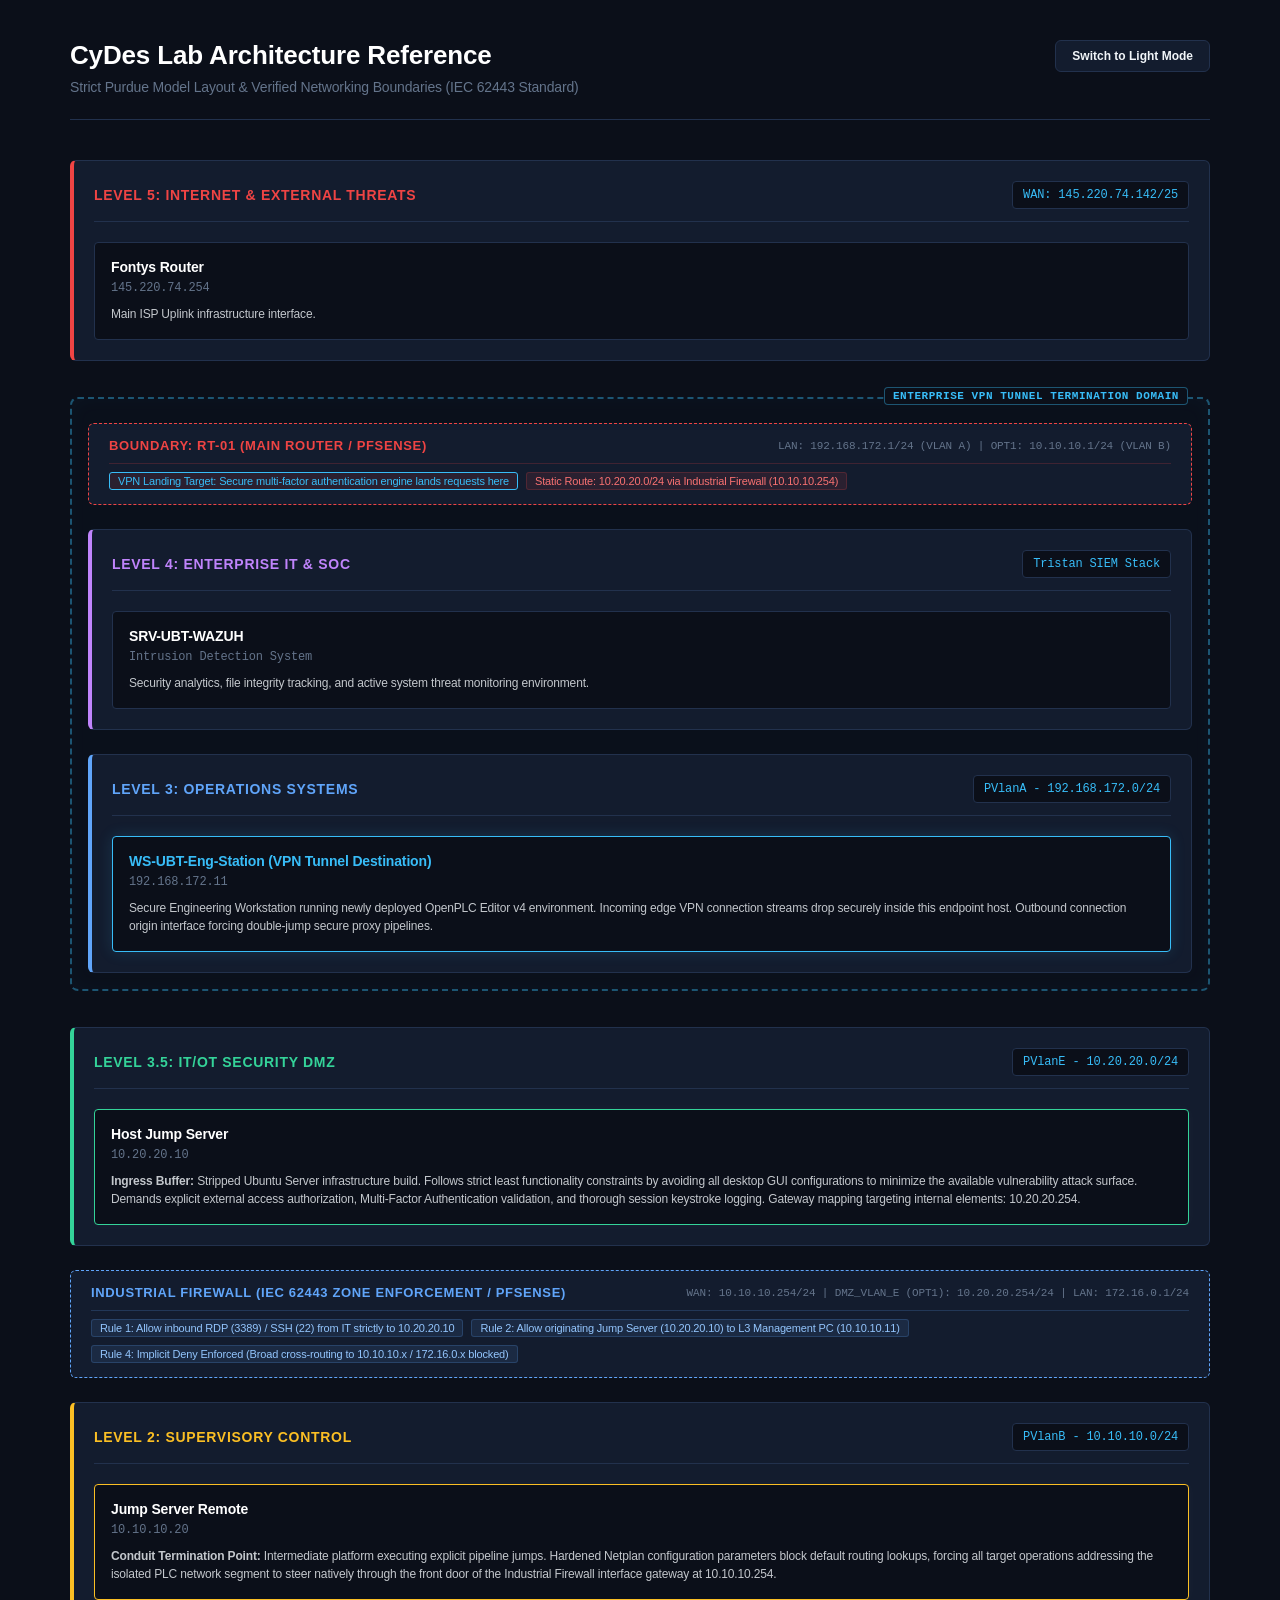
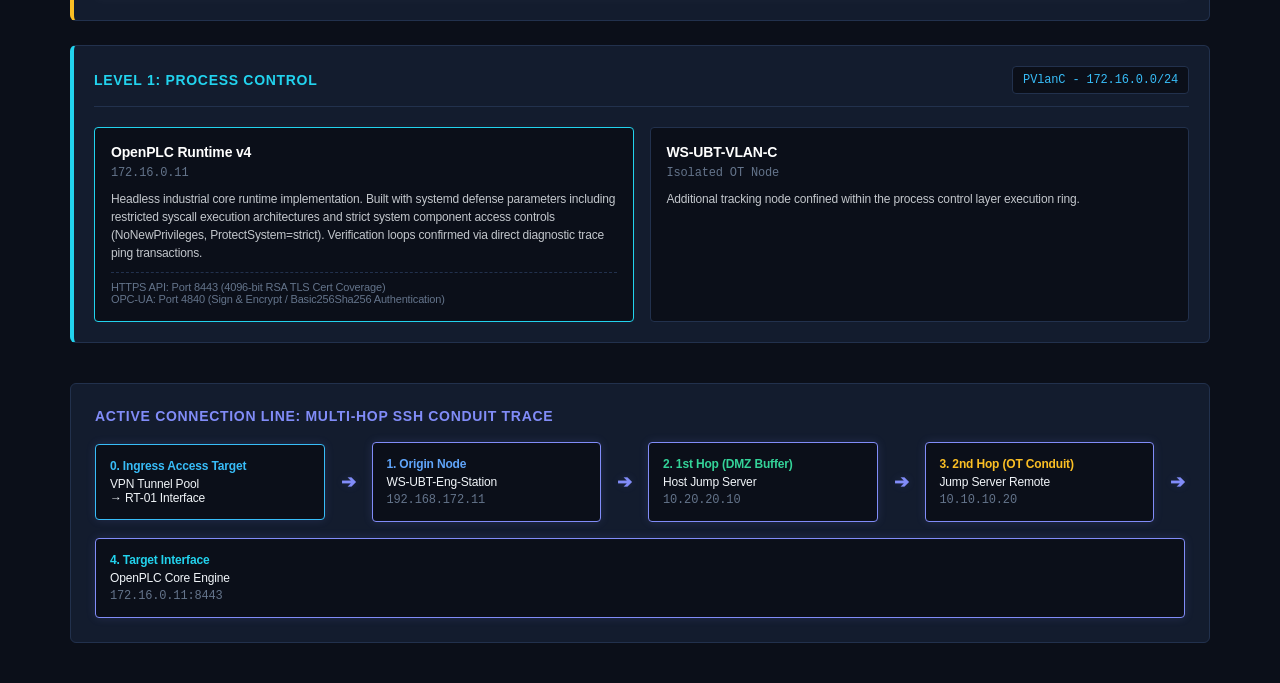
<file: cydes.html>
<!DOCTYPE html>
<html lang="en">
<head>
    <meta charset="UTF-8">
    <meta name="viewport" content="width=device-width, initial-scale=1.0">
    <title>CyDes Lab Environment - Purdue Model Topology | Kevin G.</title>
    <meta name="description" content="CyDes Lab Environment architecture and Purdue Model OT/ICS security topology by Kevin G..">
    <link rel="canonical" href="https://deuthe.com/cydes.html">
    <link rel="icon" type="image/png" href="assets/img/logo.png">

    <!-- Open Graph -->
    <meta property="og:type" content="article">
    <meta property="og:url" content="https://deuthe.com/cydes.html">
    <meta property="og:title" content="CyDes Lab Environment - Purdue Model Topology">
    <meta property="og:description" content="CyDes Lab Environment architecture and Purdue Model OT/ICS security topology by Kevin G..">
    <meta property="og:image" content="https://deuthe.com/assets/img/logo.png">
    <meta property="twitter:card" content="summary">
    <style>
        :root {
            --bg-color: #0b0f19;
            --panel-bg: #131c2e;
            --panel-bg-hover: #18253f;
            --border-color: #22314d;
            --text-main: #f1f5f9;
            --text-muted: #64748b;
            --text-accent: #38bdf8;
            --conduit-color: #818cf8;
            --conduit-glow: rgba(129, 140, 248, 0.15);
            --title-color: #ffffff;
            
            /* Purdue Level Colors */
            --l5-color: #ef4444;
            --l4-color: #c084fc;
            --l3-color: #60a5fa;
            --l35-color: #34d399;
            --l2-color: #fbbf24;
            --l1-color: #22d3ee;
        }

        body.light-mode {
            --bg-color: #f8fafc;
            --panel-bg: #ffffff;
            --panel-bg-hover: #f1f5f9;
            --border-color: #e2e8f0;
            --text-main: #1e293b;
            --text-muted: #64748b;
            --text-accent: #0284c7;
            --conduit-color: #4f46e5;
            --conduit-glow: rgba(79, 70, 229, 0.1);
            --title-color: #0f172a;
        }

        body {
            font-family: -apple-system, BlinkMacSystemFont, "Segoe UI", Roboto, Helvetica, Arial, sans-serif;
            background-color: var(--bg-color);
            color: var(--text-main);
            margin: 0;
            padding: 40px 20px;
            letter-spacing: -0.01em;
            transition: background-color 0.3s ease, color 0.3s ease;
        }

        .container {
            max-width: 1140px;
            margin: 0 auto;
        }

        header {
            margin-bottom: 40px;
            border-bottom: 1px solid var(--border-color);
            padding-bottom: 24px;
            display: flex;
            justify-content: space-between;
            align-items: flex-start;
        }

        .header-content h1 { 
            margin: 0 0 8px 0; 
            font-size: 26px; 
            font-weight: 700;
            color: var(--title-color); 
        }
        
        header p { 
            margin: 0; 
            color: var(--text-muted); 
            font-size: 14px; 
        }

        .theme-toggle {
            background: var(--panel-bg);
            border: 1px solid var(--border-color);
            color: var(--text-main);
            padding: 8px 16px;
            border-radius: 6px;
            cursor: pointer;
            font-size: 12px;
            font-weight: 600;
            transition: all 0.2s ease;
        }

        .theme-toggle:hover {
            background: var(--panel-bg-hover);
        }

        .topology {
            display: flex;
            flex-direction: column;
            gap: 24px;
        }

        /* Dynamic VPN Container Wrapper */
        .vpn-scope-container {
            border: 2px dashed rgba(56, 189, 248, 0.4);
            border-radius: 8px;
            padding: 24px 16px 16px 16px;
            background-color: rgba(56, 189, 248, 0.01);
            position: relative;
            margin: 12px 0;
            box-shadow: inset 0 0 20px rgba(56, 189, 248, 0.03);
            display: flex;
            flex-direction: column;
            gap: 24px;
        }

        .vpn-scope-label {
            position: absolute;
            top: -12px;
            right: 20px;
            background-color: var(--bg-color);
            color: var(--text-accent);
            font-family: "SFMono-Regular", Consolas, monospace;
            font-size: 11px;
            font-weight: 600;
            padding: 2px 8px;
            border: 1px solid rgba(56, 189, 248, 0.4);
            border-radius: 4px;
            text-transform: uppercase;
            letter-spacing: 0.05em;
        }

        /* Purdue Level Styling */
        .level {
            background-color: var(--panel-bg);
            border: 1px solid var(--border-color);
            border-left: 4px solid var(--level-color);
            border-radius: 6px;
            padding: 20px;
            transition: background-color 0.2s ease;
        }

        .level:hover {
            background-color: var(--panel-bg-hover);
        }

        .level-header {
            display: flex;
            justify-content: space-between;
            align-items: center;
            margin-bottom: 20px;
            border-bottom: 1px solid var(--border-color);
            padding-bottom: 12px;
        }

        .level-title {
            font-weight: 600;
            font-size: 14px;
            text-transform: uppercase;
            letter-spacing: 0.05em;
        }

        .subnet-badge {
            font-family: "SFMono-Regular", Consolas, "Liberation Mono", Menlo, monospace;
            background: var(--bg-color);
            padding: 6px 10px;
            border-radius: 4px;
            font-size: 12px;
            color: var(--text-accent);
            border: 1px solid var(--border-color);
        }

        /* Device Nodes Box Placement */
        .nodes-grid {
            display: flex;
            flex-wrap: wrap;
            gap: 16px;
        }

        .node {
            background-color: var(--bg-color);
            border: 1px solid var(--border-color);
            border-radius: 4px;
            padding: 16px;
            min-width: 240px;
            flex: 1;
        }

        .node.highlight {
            border-color: var(--level-color);
            box-shadow: 0 0 12px rgba(255, 255, 255, 0.03);
        }

        .node-name {
            font-weight: 600;
            font-size: 14px;
            margin-bottom: 6px;
            color: var(--title-color);
        }

        .node-ip {
            font-family: "SFMono-Regular", Consolas, "Liberation Mono", Menlo, monospace;
            font-size: 12px;
            color: var(--text-muted);
            margin-bottom: 10px;
        }

        .node-details {
            font-size: 12px;
            color: var(--text-main);
            opacity: 0.8;
            line-height: 1.5;
        }

        .node-specs {
            margin-top: 10px;
            padding-top: 8px;
            border-top: 1px dashed var(--border-color);
            font-size: 11px;
            color: var(--text-muted);
        }

        /* Boundary / Firewall Styling */
        .boundary {
            background-color: var(--panel-bg);
            border: 1px dashed #ef4444;
            padding: 14px 20px;
            border-radius: 6px;
            font-size: 13px;
            display: flex;
            flex-direction: column;
            gap: 10px;
        }

        .boundary-main {
            display: flex;
            justify-content: space-between;
            align-items: center;
            width: 100%;
        }

        .boundary-title {
            font-weight: 600;
            text-transform: uppercase;
            letter-spacing: 0.05em;
            color: #ef4444;
        }

        .boundary-details {
            font-family: "SFMono-Regular", Consolas, "Liberation Mono", Menlo, monospace;
            font-size: 11px;
            color: var(--text-muted);
        }

        .boundary-policies {
            display: flex;
            flex-wrap: wrap;
            gap: 8px;
            width: 100%;
            padding-top: 8px;
            border-top: 1px solid rgba(239, 68, 68, 0.2);
        }

        .policy-tag {
            font-size: 11px;
            background: rgba(239, 68, 68, 0.1);
            color: #f87171;
            padding: 2px 8px;
            border-radius: 3px;
            border: 1px solid rgba(239, 68, 68, 0.2);
        }

        .boundary.industrial {
            border-color: var(--l3-color);
            background-color: var(--panel-bg);
        }

        .boundary.industrial .boundary-title {
            color: var(--l3-color);
        }

        .boundary.industrial .boundary-policies {
            border-top-color: rgba(96, 165, 250, 0.2);
        }

        .boundary.industrial .policy-tag {
            background: rgba(96, 165, 250, 0.1);
            color: #93c5fd;
            border-color: rgba(96, 165, 250, 0.2);
        }

        /* Flow Diagram Section */
        .conduit-flow {
            background: var(--panel-bg);
            border: 1px solid var(--border-color);
            padding: 24px;
            border-radius: 6px;
            margin-top: 16px;
        }

        .flow-title {
            font-size: 14px;
            font-weight: 600;
            text-transform: uppercase;
            letter-spacing: 0.05em;
            margin-bottom: 18px;
            color: var(--conduit-color);
        }

        .steps {
            display: flex;
            justify-content: space-between;
            align-items: center;
            gap: 16px;
            font-size: 12px;
            flex-wrap: wrap;
        }

        .step {
            background: var(--bg-color);
            padding: 14px;
            border-radius: 4px;
            border: 1px solid var(--border-color);
            flex: 1;
            min-width: 180px;
            position: relative;
            transition: all 0.3s ease;
        }

        .step.active-path {
            border-color: var(--conduit-color);
            box-shadow: 0 0 10px var(--conduit-glow);
        }

        .step-title {
            font-weight: 600;
            margin-bottom: 4px;
        }

        .step-meta {
            font-family: "SFMono-Regular", Consolas, "Liberation Mono", Menlo, monospace;
            color: var(--text-muted);
            margin-top: 4px;
        }

        .arrow { 
            color: var(--conduit-color); 
            font-weight: bold; 
            font-size: 18px;
            text-shadow: 0 0 8px var(--conduit-glow);
        }

        /* Utility specific styles */
        .l5 { --level-color: var(--l5-color); }
        .l4 { --level-color: var(--l4-color); }
        .l3 { --level-color: var(--l3-color); }
        .l35 { --level-color: var(--l35-color); }
        .l2 { --level-color: var(--l2-color); }
        .l1 { --level-color: var(--l1-color); }

        @media (max-width: 768px) {
            .steps { flex-direction: column; align-items: stretch; }
            .arrow { text-align: center; transform: rotate(90deg); margin: 4px 0; }
        }
    </style>
</head>
<body>

<div class="container">
    <header>
        <div class="header-content">
            <h1>CyDes Lab Architecture Reference</h1>
            <p>Strict Purdue Model Layout & Verified Networking Boundaries (IEC 62443 Standard)</p>
        </div>
        <button class="theme-toggle" onclick="toggleTheme()">Switch to Light Mode</button>
    </header>

    <div class="topology">
        
        <div class="level l5">
            <div class="level-header">
                <div class="level-title" style="color: var(--l5-color);">Level 5: Internet & External Threats</div>
                <div class="subnet-badge">WAN: 145.220.74.142/25</div>
            </div>
            <div class="nodes-grid">
                <div class="node">
                    <div class="node-name">Fontys Router</div>
                    <div class="node-ip">145.220.74.254</div>
                    <div class="node-details">Main ISP Uplink infrastructure interface.</div>
                </div>
            </div>
        </div>

        <div class="vpn-scope-container">
            <div class="vpn-scope-label">Enterprise VPN Tunnel Termination Domain</div>

            <div class="boundary">
                <div class="boundary-main">
                    <div class="boundary-title">Boundary: RT-01 (Main Router / pfSense)</div>
                    <div class="boundary-details">
                        LAN: 192.168.172.1/24 (VLAN A) | OPT1: 10.10.10.1/24 (VLAN B)
                    </div>
                </div>
                <div class="boundary-policies">
                    <div class="policy-tag" style="border-color: var(--text-accent); color: var(--text-accent);">VPN Landing Target: Secure multi-factor authentication engine lands requests here</div>
                    <div class="policy-tag">Static Route: 10.20.20.0/24 via Industrial Firewall (10.10.10.254)</div>
                </div>
            </div>

            <div class="level l4">
                <div class="level-header">
                    <div class="level-title" style="color: var(--l4-color);">Level 4: Enterprise IT & SOC</div>
                    <div class="subnet-badge">Tristan SIEM Stack</div>
                </div>
                <div class="nodes-grid">
                    <div class="node">
                        <div class="node-name">SRV-UBT-WAZUH</div>
                        <div class="node-ip">Intrusion Detection System</div>
                        <div class="node-details">Security analytics, file integrity tracking, and active system threat monitoring environment.</div>
                    </div>
                </div>
            </div>

            <div class="level l3">
                <div class="level-header">
                    <div class="level-title" style="color: var(--l3-color);">Level 3: Operations Systems</div>
                    <div class="subnet-badge">PVlanA - 192.168.172.0/24</div>
                </div>
                <div class="nodes-grid">
                    <div class="node highlight" style="border-color: var(--text-accent); box-shadow: 0 0 15px rgba(56, 189, 248, 0.15);">
                        <div class="node-name" style="color: var(--text-accent);">WS-UBT-Eng-Station (VPN Tunnel Destination)</div>
                        <div class="node-ip">192.168.172.11</div>
                        <div class="node-details">Secure Engineering Workstation running newly deployed OpenPLC Editor v4 environment. Incoming edge VPN connection streams drop securely inside this endpoint host. Outbound connection origin interface forcing double-jump secure proxy pipelines.</div>
                    </div>
                </div>
            </div>

        </div>
        <div class="level l35">
            <div class="level-header">
                <div class="level-title" style="color: var(--l35-color);">Level 3.5: IT/OT Security DMZ</div>
                <div class="subnet-badge">PVlanE - 10.20.20.0/24</div>
            </div>
            <div class="nodes-grid">
                <div class="node highlight">
                    <div class="node-name">Host Jump Server</div>
                    <div class="node-ip">10.20.20.10</div>
                    <div class="node-details"><b>Ingress Buffer:</b> Stripped Ubuntu Server infrastructure build. Follows strict least functionality constraints by avoiding all desktop GUI configurations to minimize the available vulnerability attack surface. Demands explicit external access authorization, Multi-Factor Authentication validation, and thorough session keystroke logging. Gateway mapping targeting internal elements: 10.20.20.254.</div>
                </div>
            </div>
        </div>

        <div class="boundary industrial">
            <div class="boundary-main">
                <div class="boundary-title">Industrial Firewall (IEC 62443 Zone Enforcement / pfSense)</div>
                <div class="boundary-details">
                    WAN: 10.10.10.254/24 | DMZ_VLAN_E (OPT1): 10.20.20.254/24 | LAN: 172.16.0.1/24
                </div>
            </div>
            <div class="boundary-policies">
                <div class="policy-tag">Rule 1: Allow inbound RDP (3389) / SSH (22) from IT strictly to 10.20.20.10</div>
                <div class="policy-tag">Rule 2: Allow originating Jump Server (10.20.20.10) to L3 Management PC (10.10.10.11)</div>
                <div class="policy-tag">Rule 4: Implicit Deny Enforced (Broad cross-routing to 10.10.10.x / 172.16.0.x blocked)</div>
            </div>
        </div>

        <div class="level l2">
            <div class="level-header">
                <div class="level-title" style="color: var(--l2-color);">Level 2: Supervisory Control</div>
                <div class="subnet-badge">PVlanB - 10.10.10.0/24</div>
            </div>
            <div class="nodes-grid">
                <div class="node highlight">
                    <div class="node-name">Jump Server Remote</div>
                    <div class="node-ip">10.10.10.20</div>
                    <div class="node-details"><b>Conduit Termination Point:</b> Intermediate platform executing explicit pipeline jumps. Hardened Netplan configuration parameters block default routing lookups, forcing all target operations addressing the isolated PLC network segment to steer natively through the front door of the Industrial Firewall interface gateway at 10.10.10.254.</div>
                </div>
            </div>
        </div>

        <div class="level l1">
            <div class="level-header">
                <div class="level-title" style="color: var(--l1-color);">Level 1: Process Control</div>
                <div class="subnet-badge">PVlanC - 172.16.0.0/24</div>
            </div>
            <div class="nodes-grid">
                <div class="node highlight">
                    <div class="node-name">OpenPLC Runtime v4</div>
                    <div class="node-ip">172.16.0.11</div>
                    <div class="node-details">Headless industrial core runtime implementation. Built with systemd defense parameters including restricted syscall execution architectures and strict system component access controls (NoNewPrivileges, ProtectSystem=strict). Verification loops confirmed via direct diagnostic trace ping transactions.</div>
                    <div class="node-specs">
                        HTTPS API: Port 8443 (4096-bit RSA TLS Cert Coverage)<br>
                        OPC-UA: Port 4840 (Sign & Encrypt / Basic256Sha256 Authentication)
                    </div>
                </div>
                <div class="node">
                    <div class="node-name">WS-UBT-VLAN-C</div>
                    <div class="node-ip">Isolated OT Node</div>
                    <div class="node-details">Additional tracking node confined within the process control layer execution ring.</div>
                </div>
            </div>
        </div>

        <div class="conduit-flow">
            <div class="flow-title">Active Connection Line: Multi-Hop SSH Conduit Trace</div>
            <div class="steps">
                <div class="step active-path" style="border-color: var(--text-accent);">
                    <div class="step-title" style="color: var(--text-accent);">0. Ingress Access Target</div>
                    VPN Tunnel Pool<br>→ RT-01 Interface
                </div>
                <div class="arrow">➔</div>
                <div class="step active-path">
                    <div class="step-title" style="color: var(--l3-color);">1. Origin Node</div>
                    WS-UBT-Eng-Station
                    <div class="step-meta">192.168.172.11</div>
                </div>
                <div class="arrow">➔</div>
                <div class="step active-path">
                    <div class="step-title" style="color: var(--l35-color);">2. 1st Hop (DMZ Buffer)</div>
                    Host Jump Server    
                    <div class="step-meta">10.20.20.10</div>
                </div>
                <div class="arrow">➔</div>
                <div class="step active-path">
                    <div class="step-title" style="color: var(--l2-color);">3. 2nd Hop (OT Conduit)</div>
                    Jump Server Remote
                    <div class="step-meta">10.10.10.20</div>
                </div>
                <div class="arrow">➔</div>
                <div class="step active-path">
                    <div class="step-title" style="color: var(--l1-color);">4. Target Interface</div>
                    OpenPLC Core Engine
                    <div class="step-meta">172.16.0.11:8443</div>
                </div>
            </div>
        </div>

    </div>
</div>

<script>
    function toggleTheme() {
        const body = document.body;
        const button = document.querySelector('.theme-toggle');
        
        if (body.classList.contains('light-mode')) {
            body.classList.remove('light-mode');
            button.textContent = 'Switch to Light Mode';
        } else {
            body.classList.add('light-mode');
            button.textContent = 'Switch to Dark Mode';
        }
    }
</script>

</body>
</html>
</file>
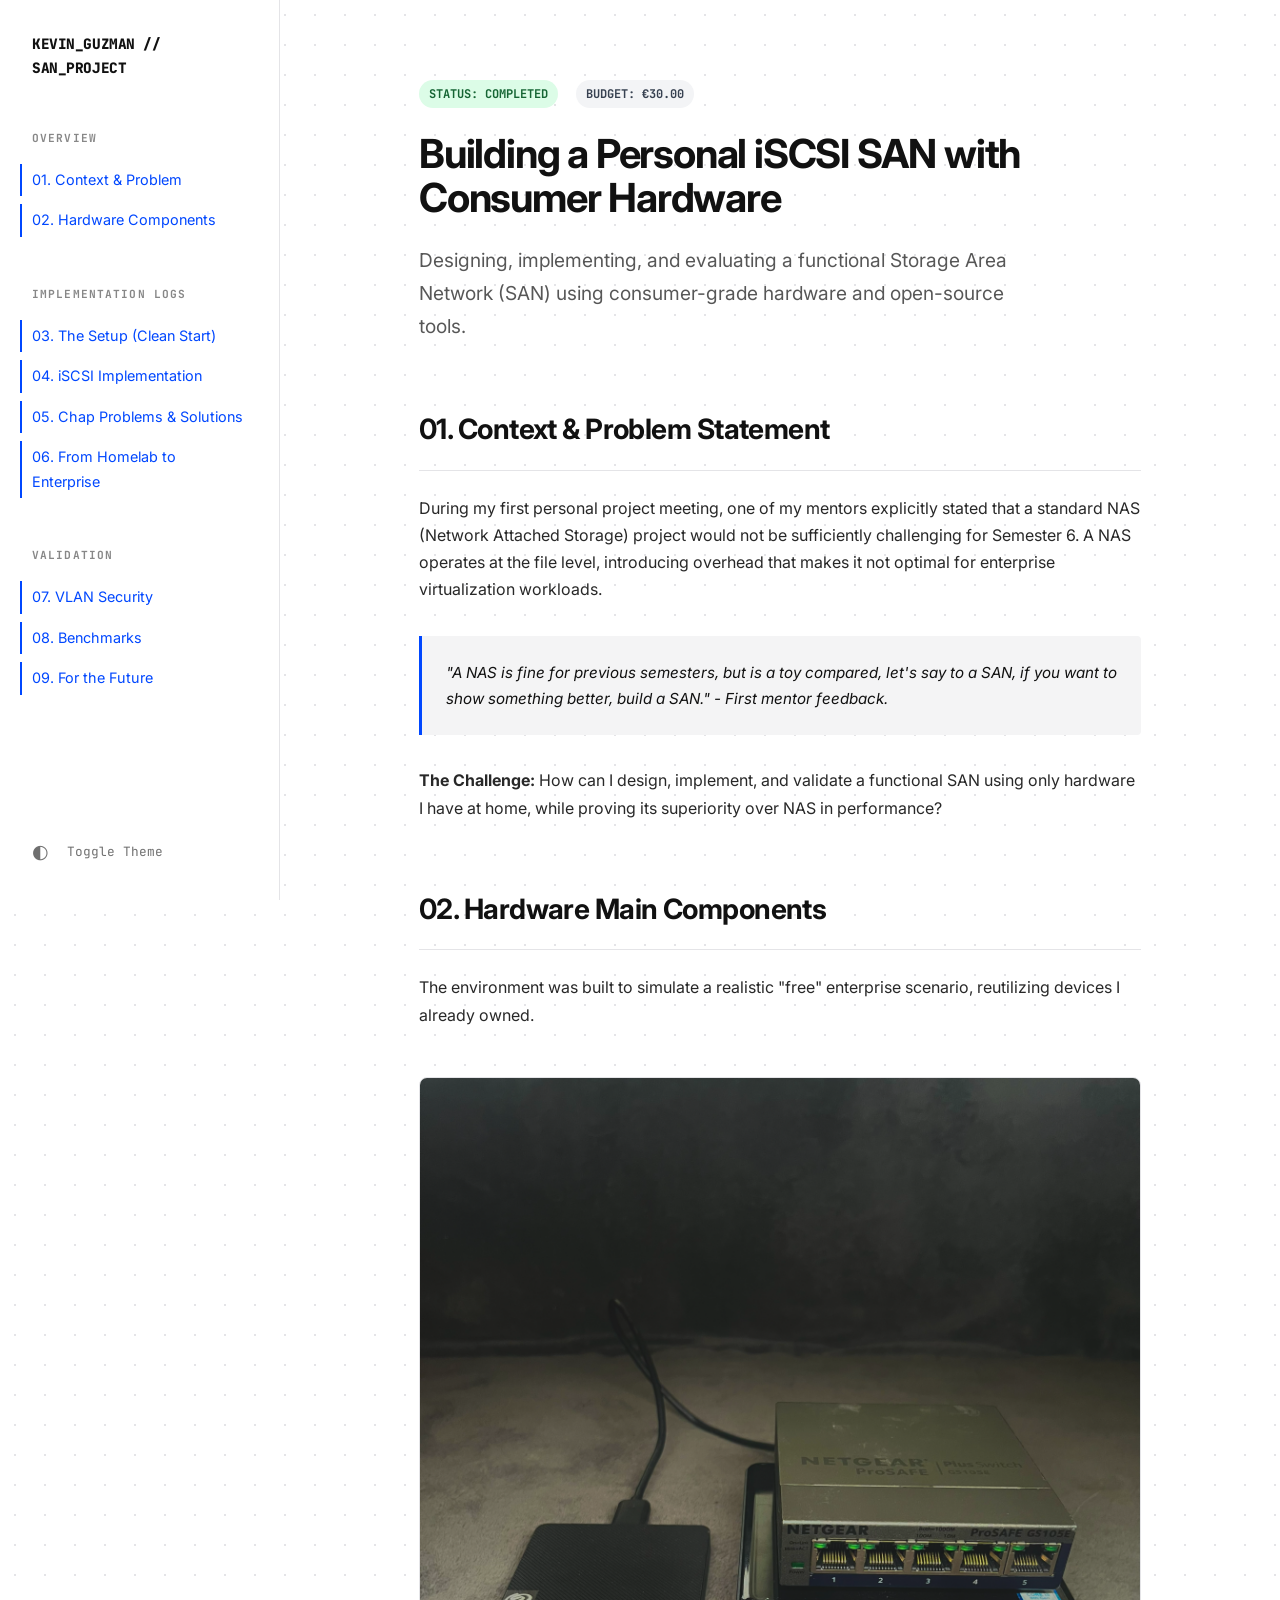
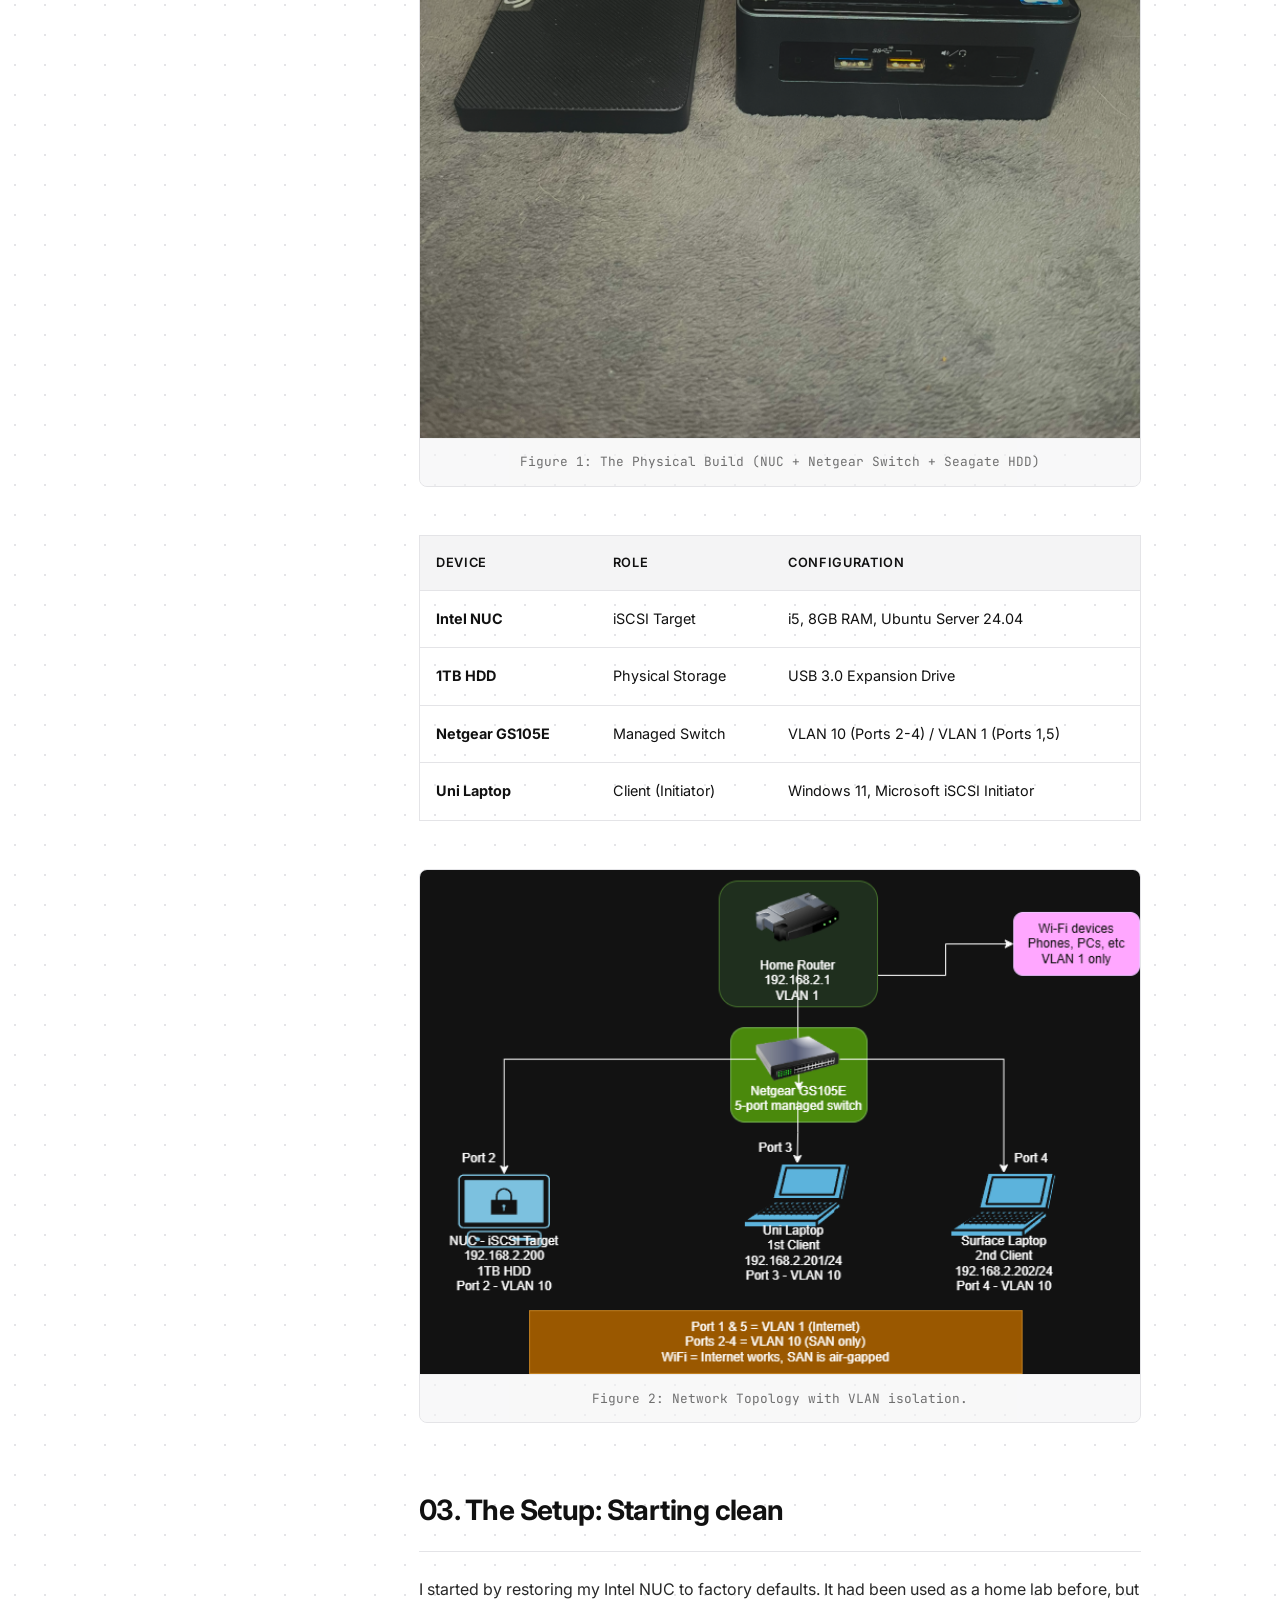
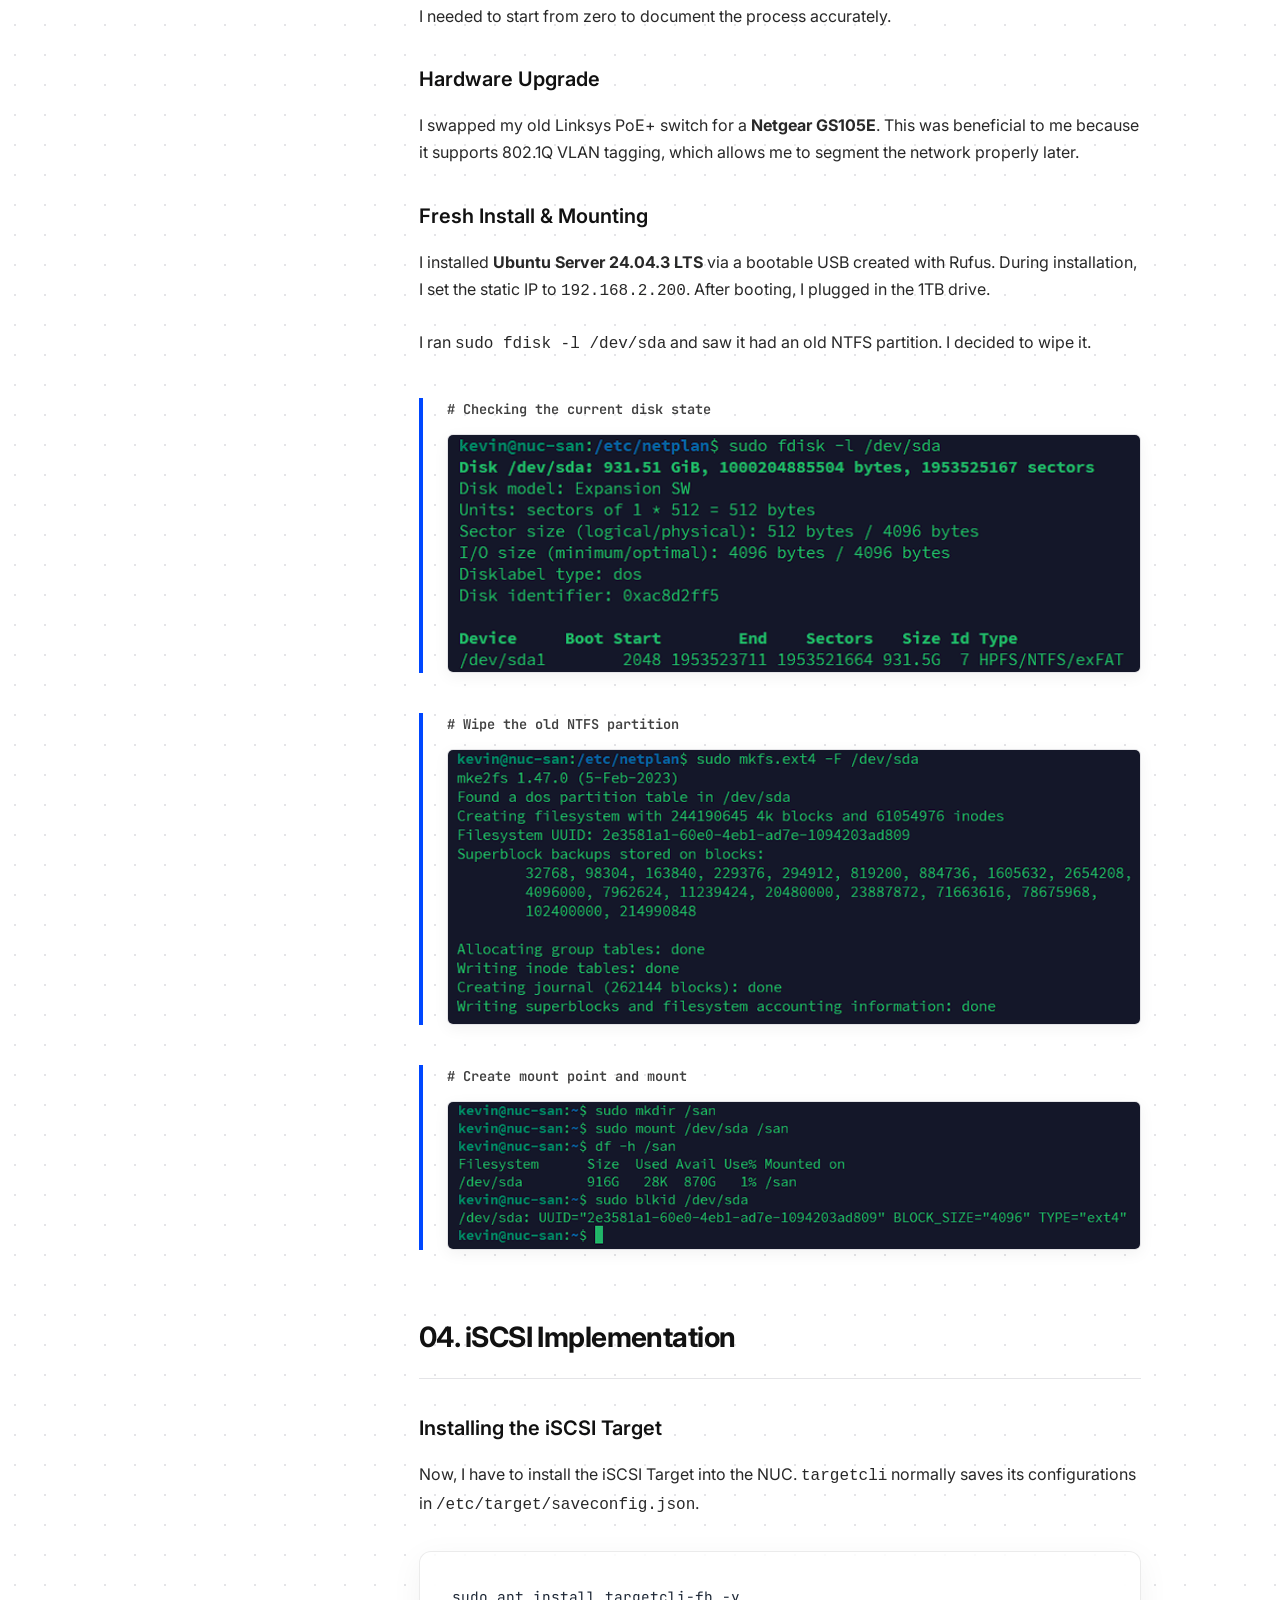
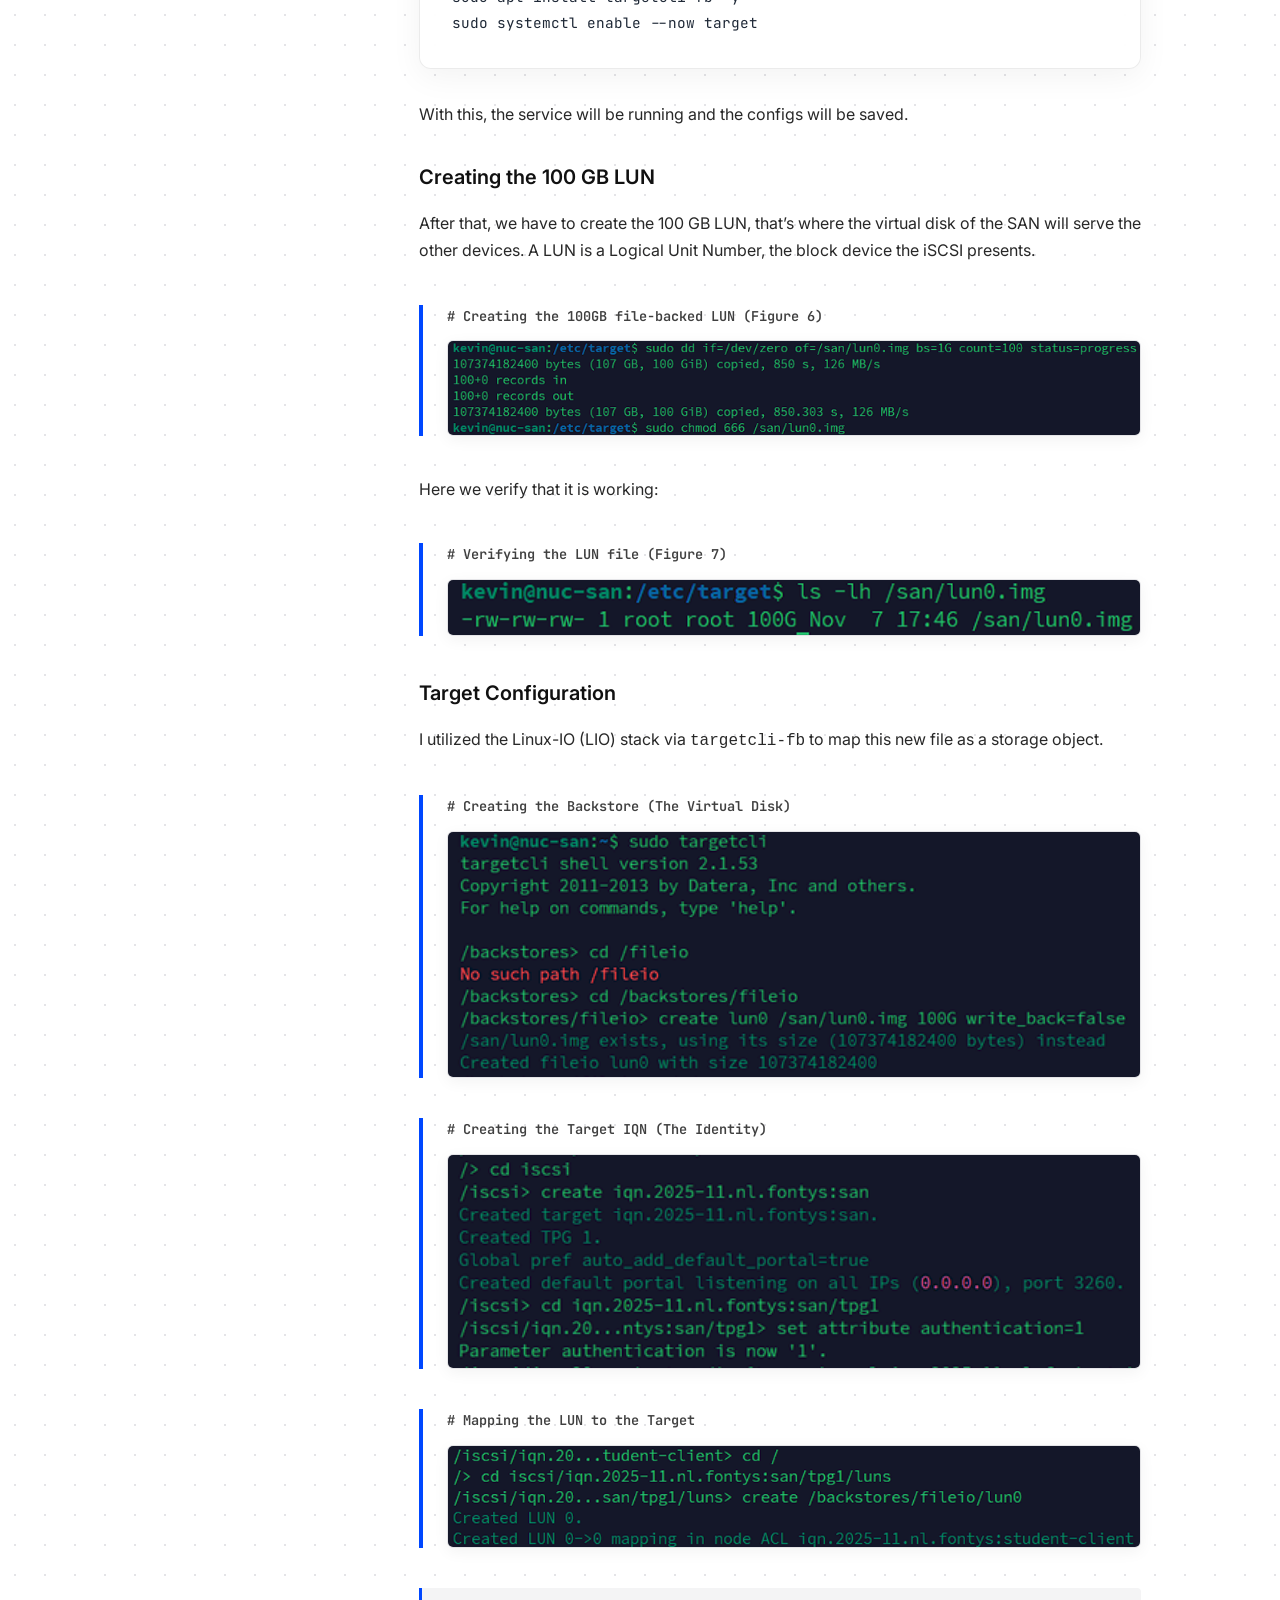
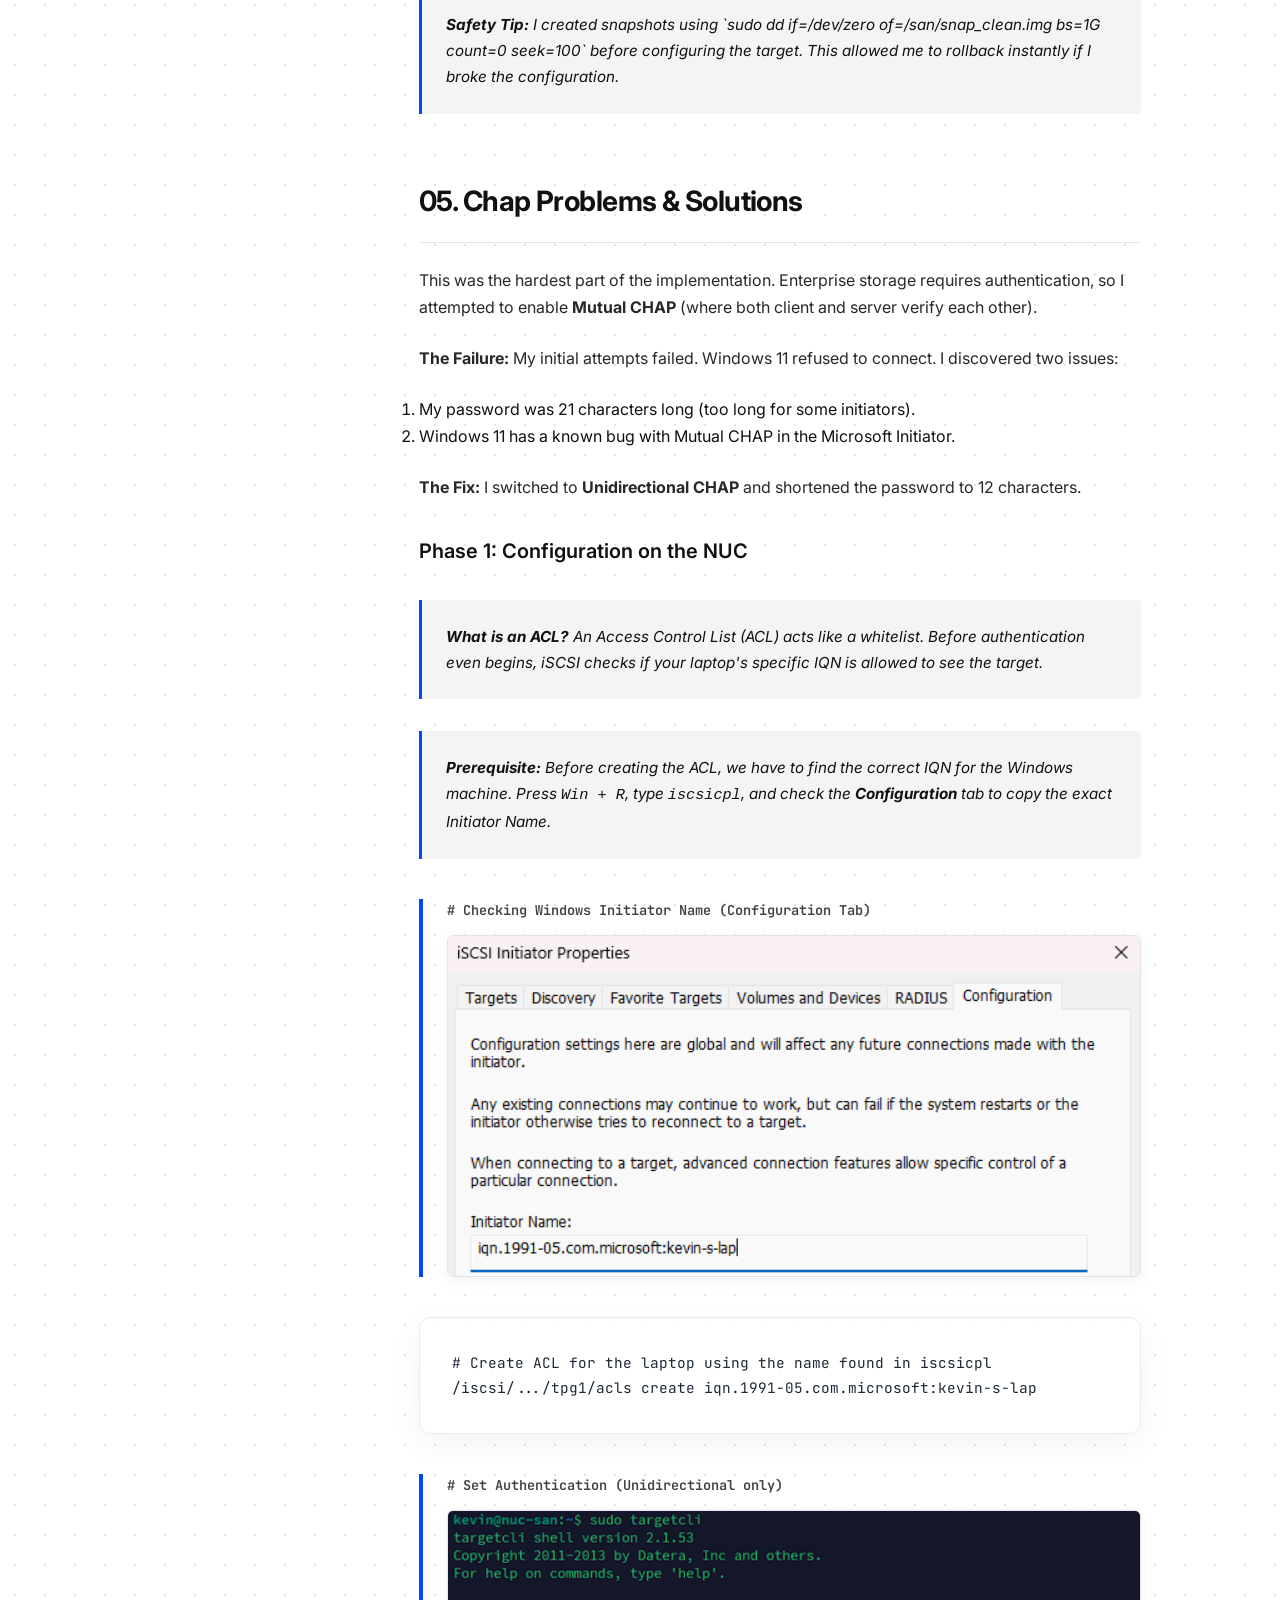
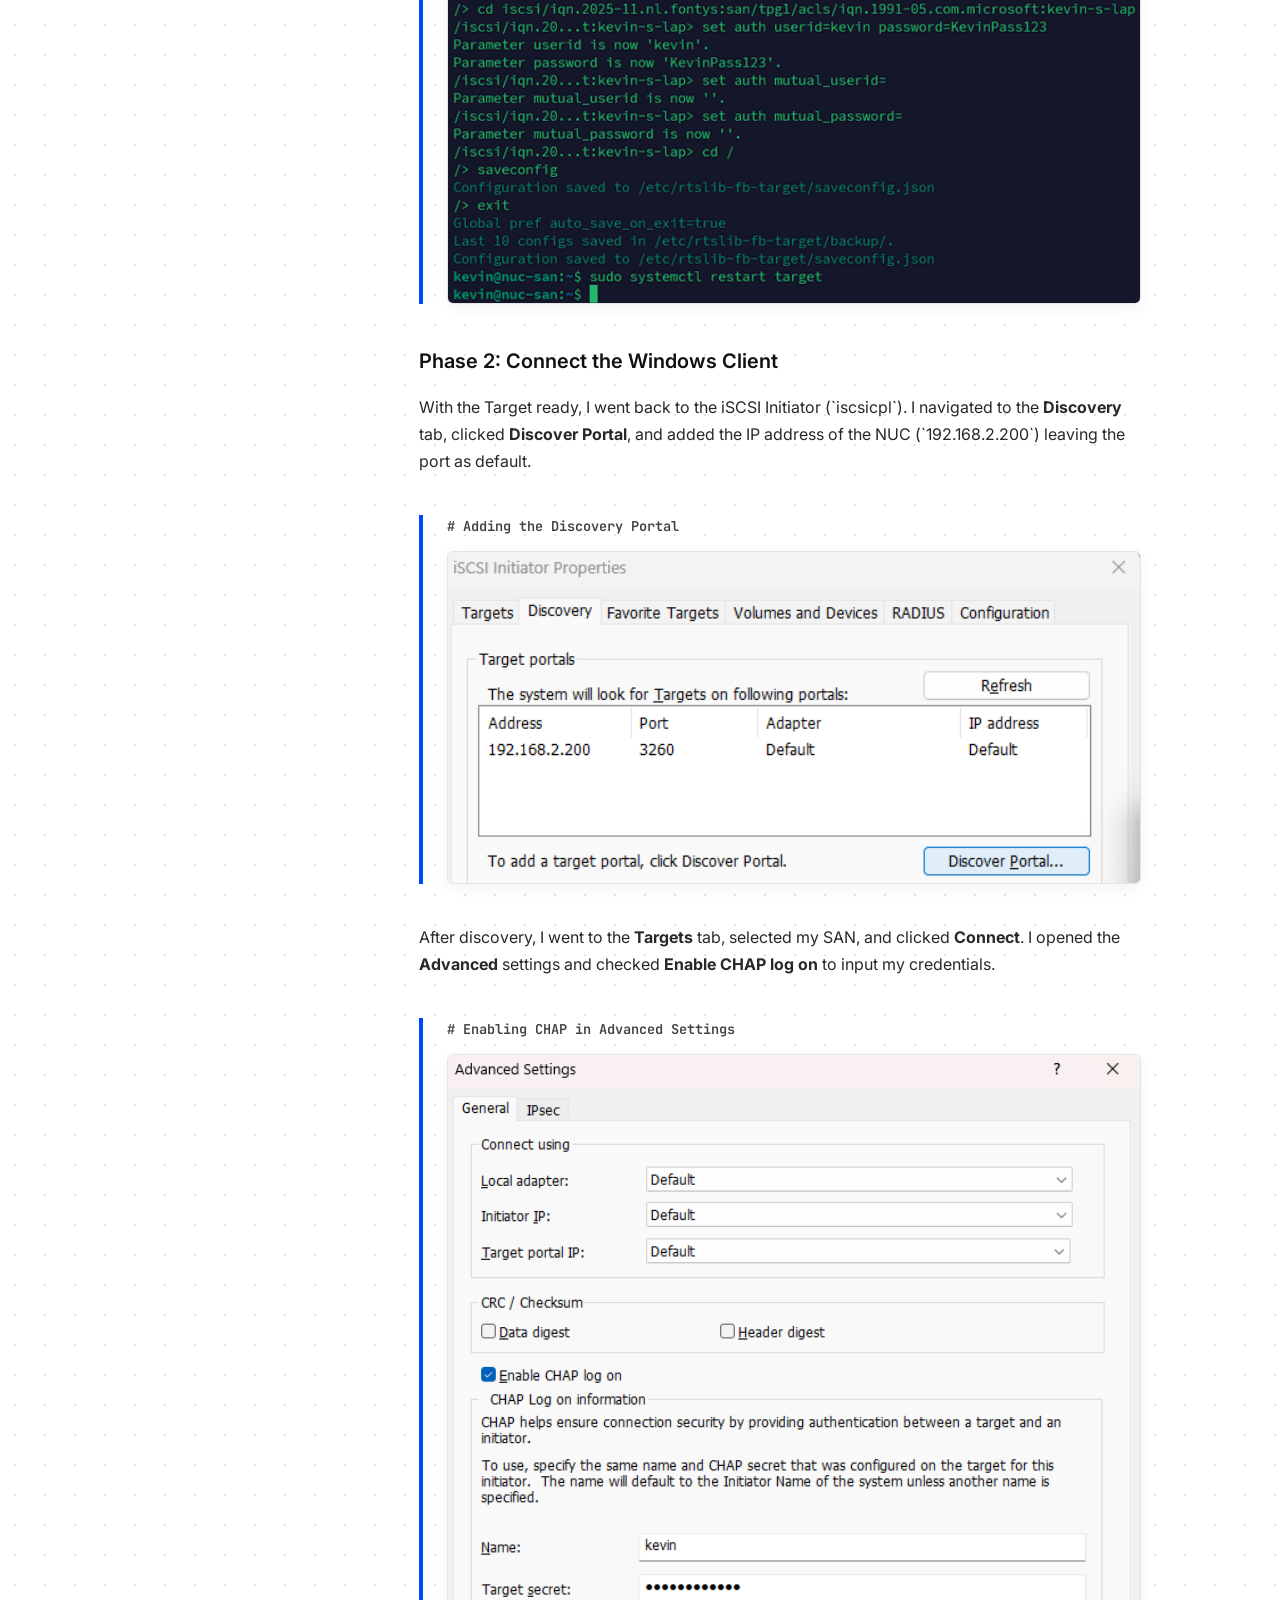
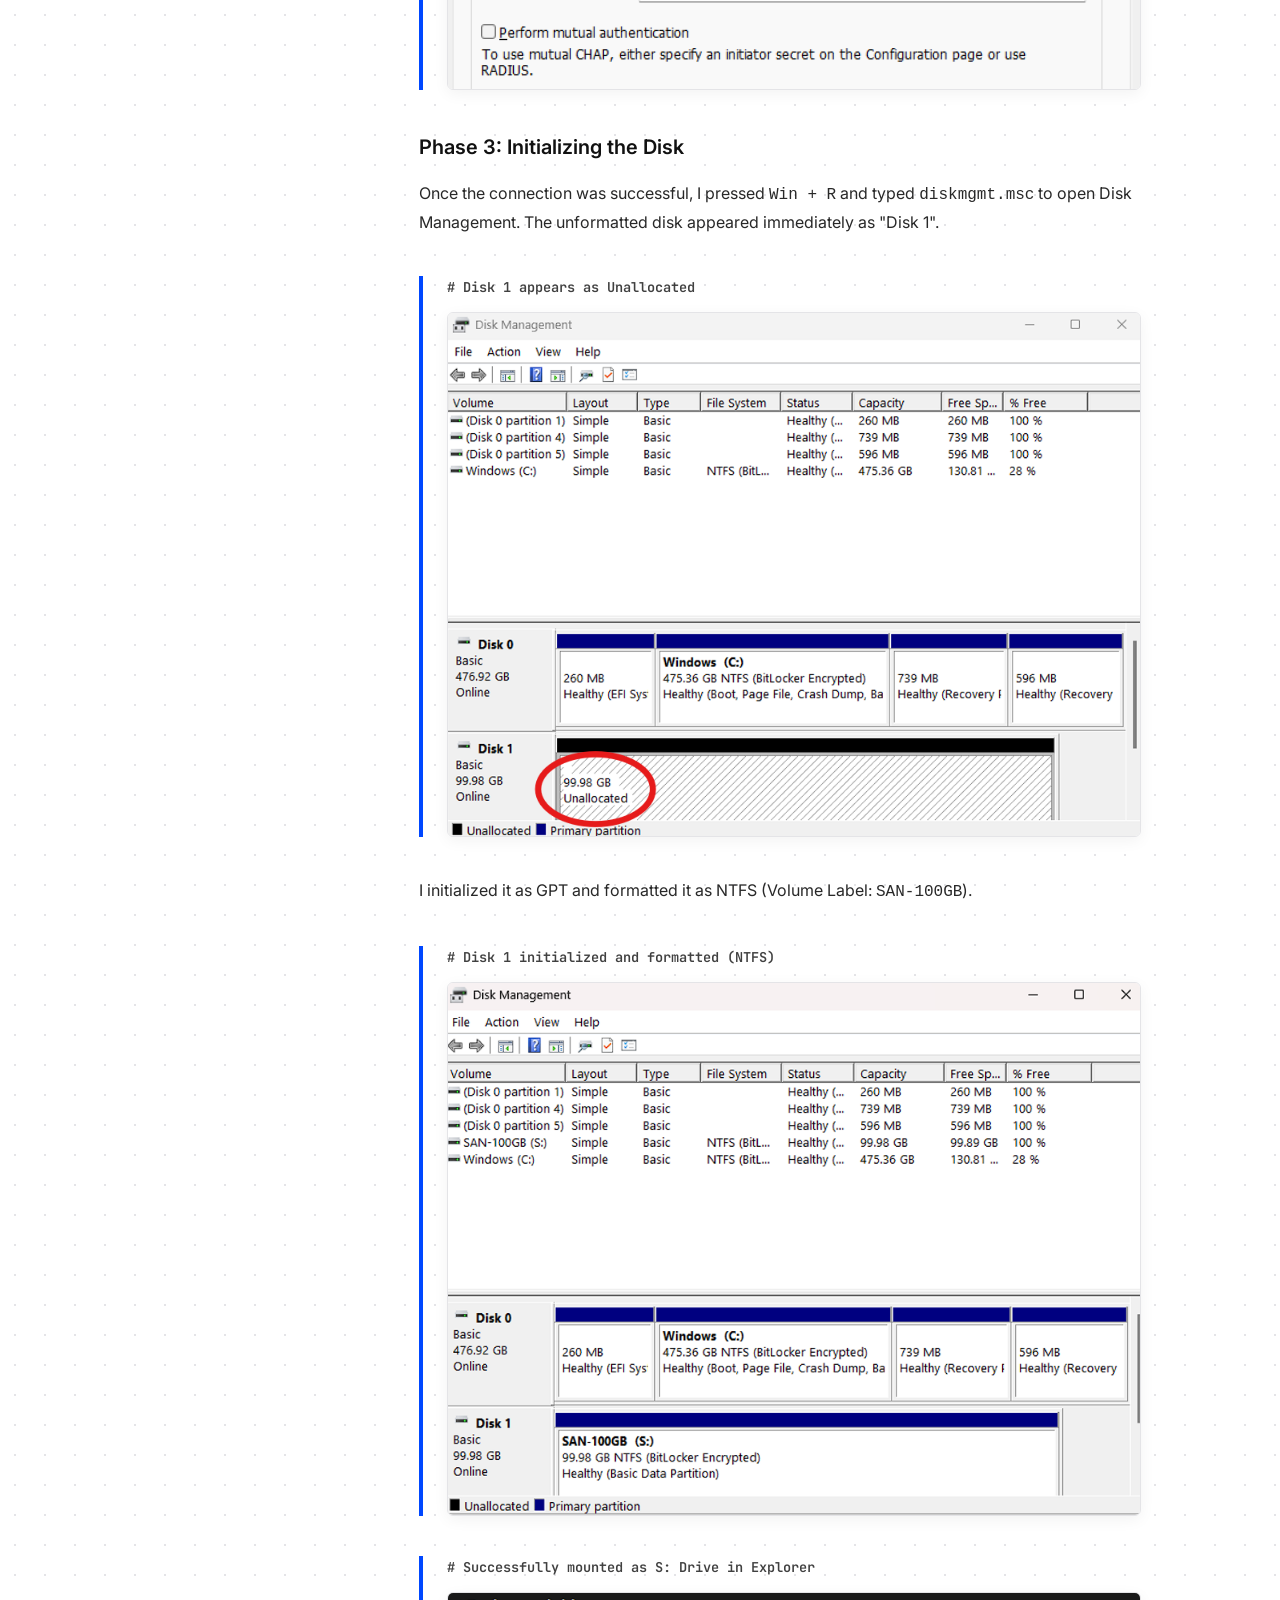
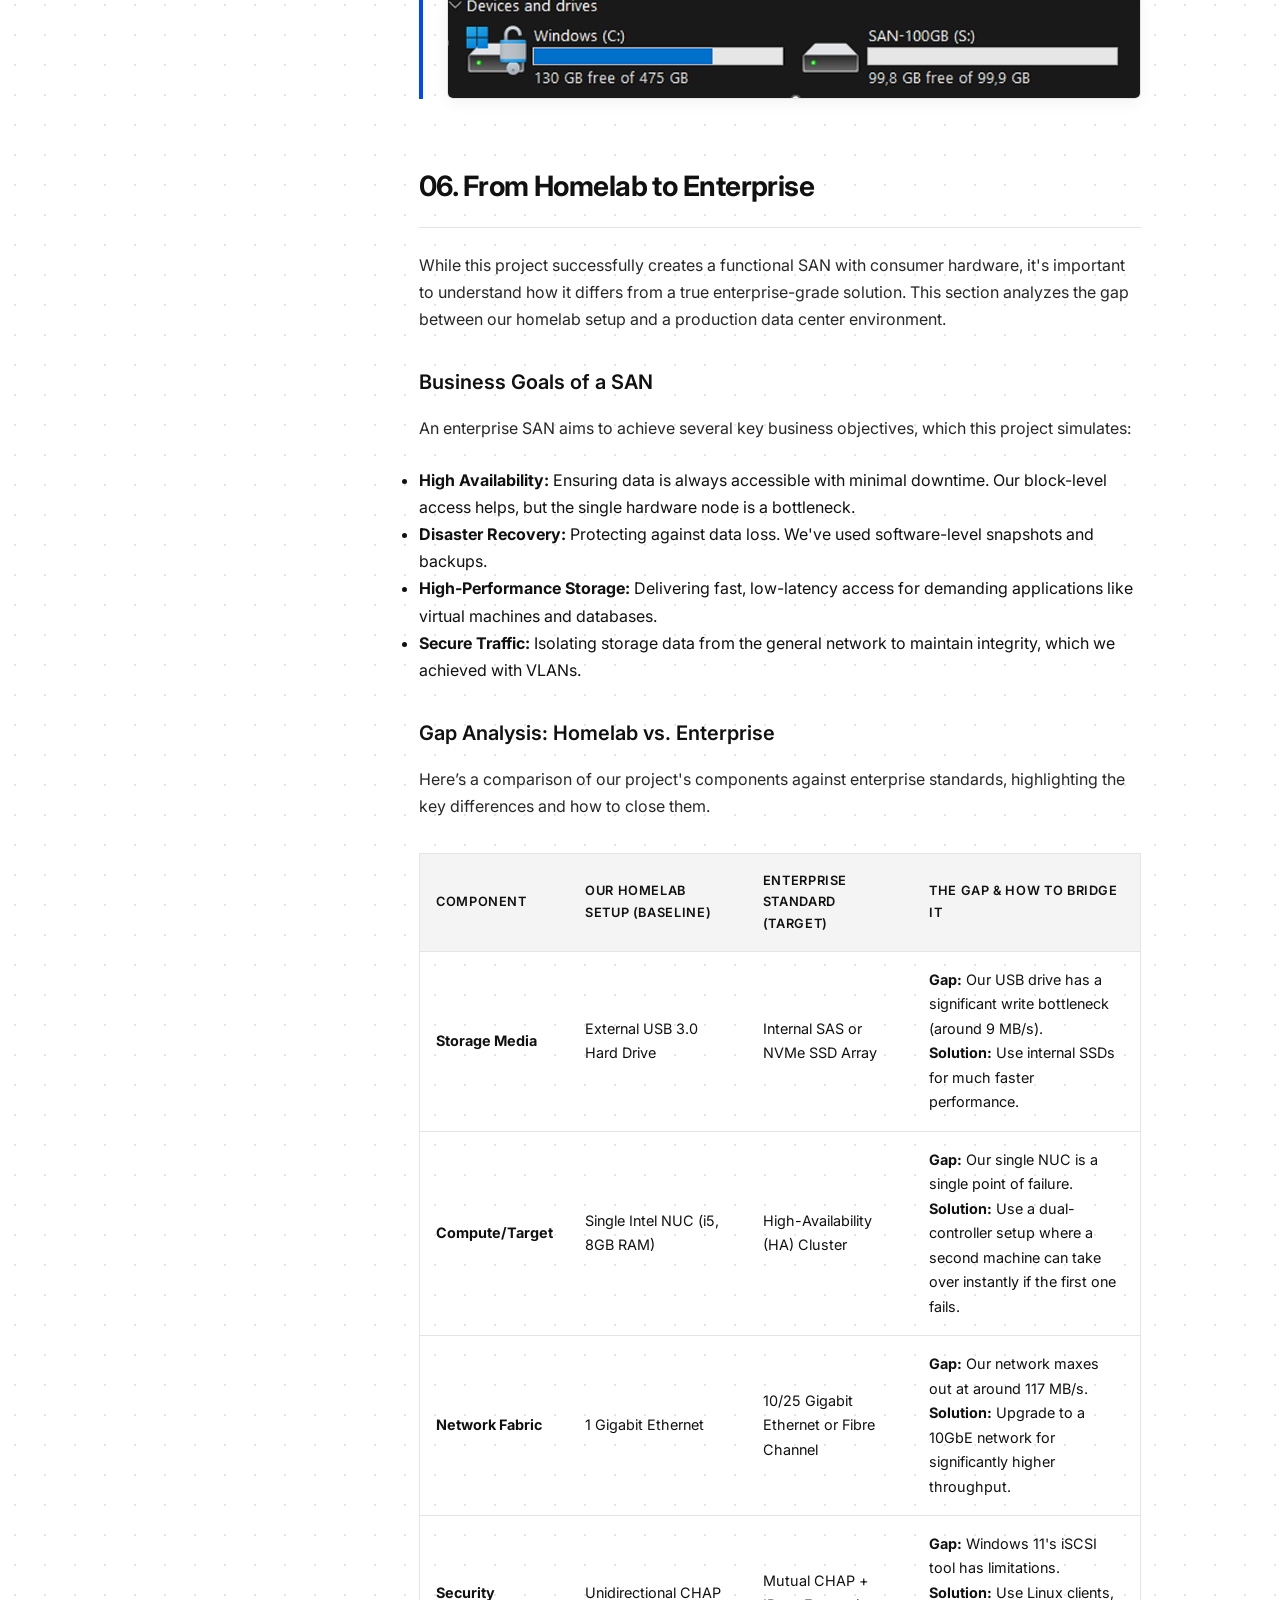
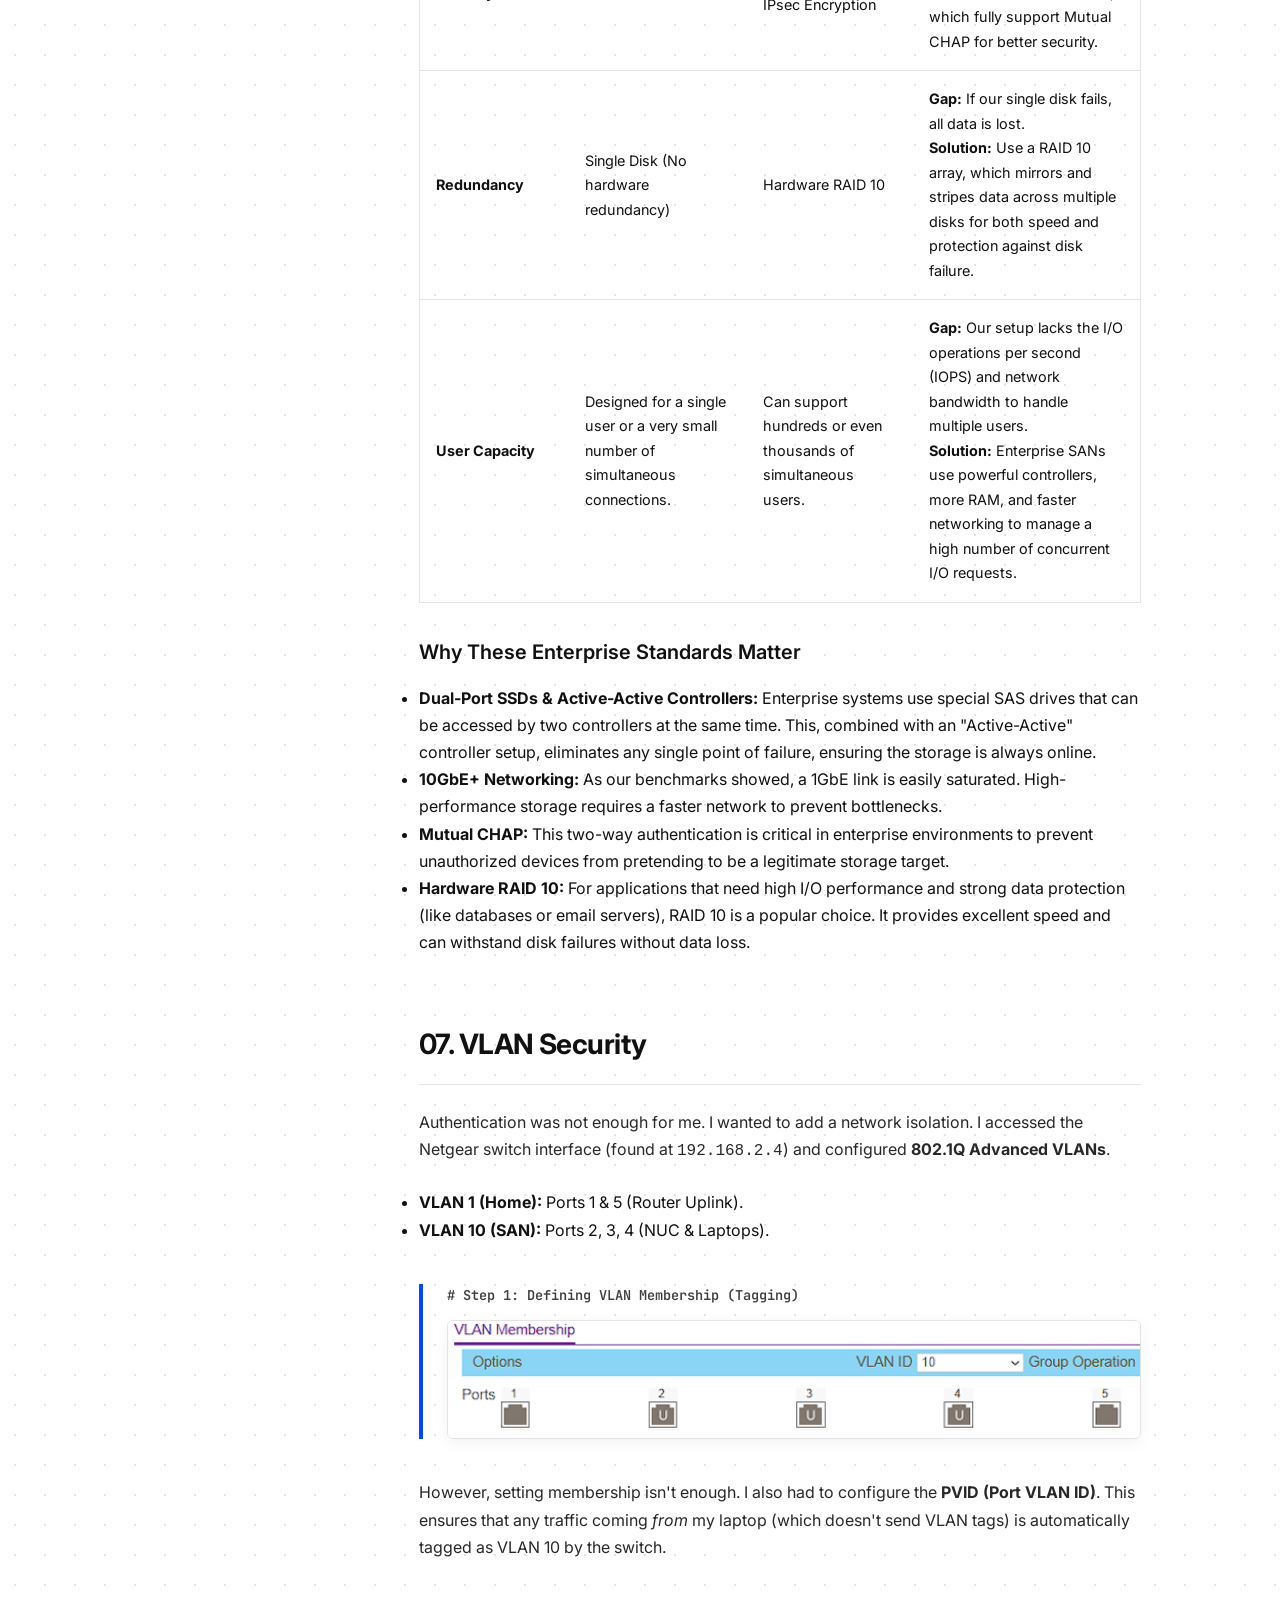
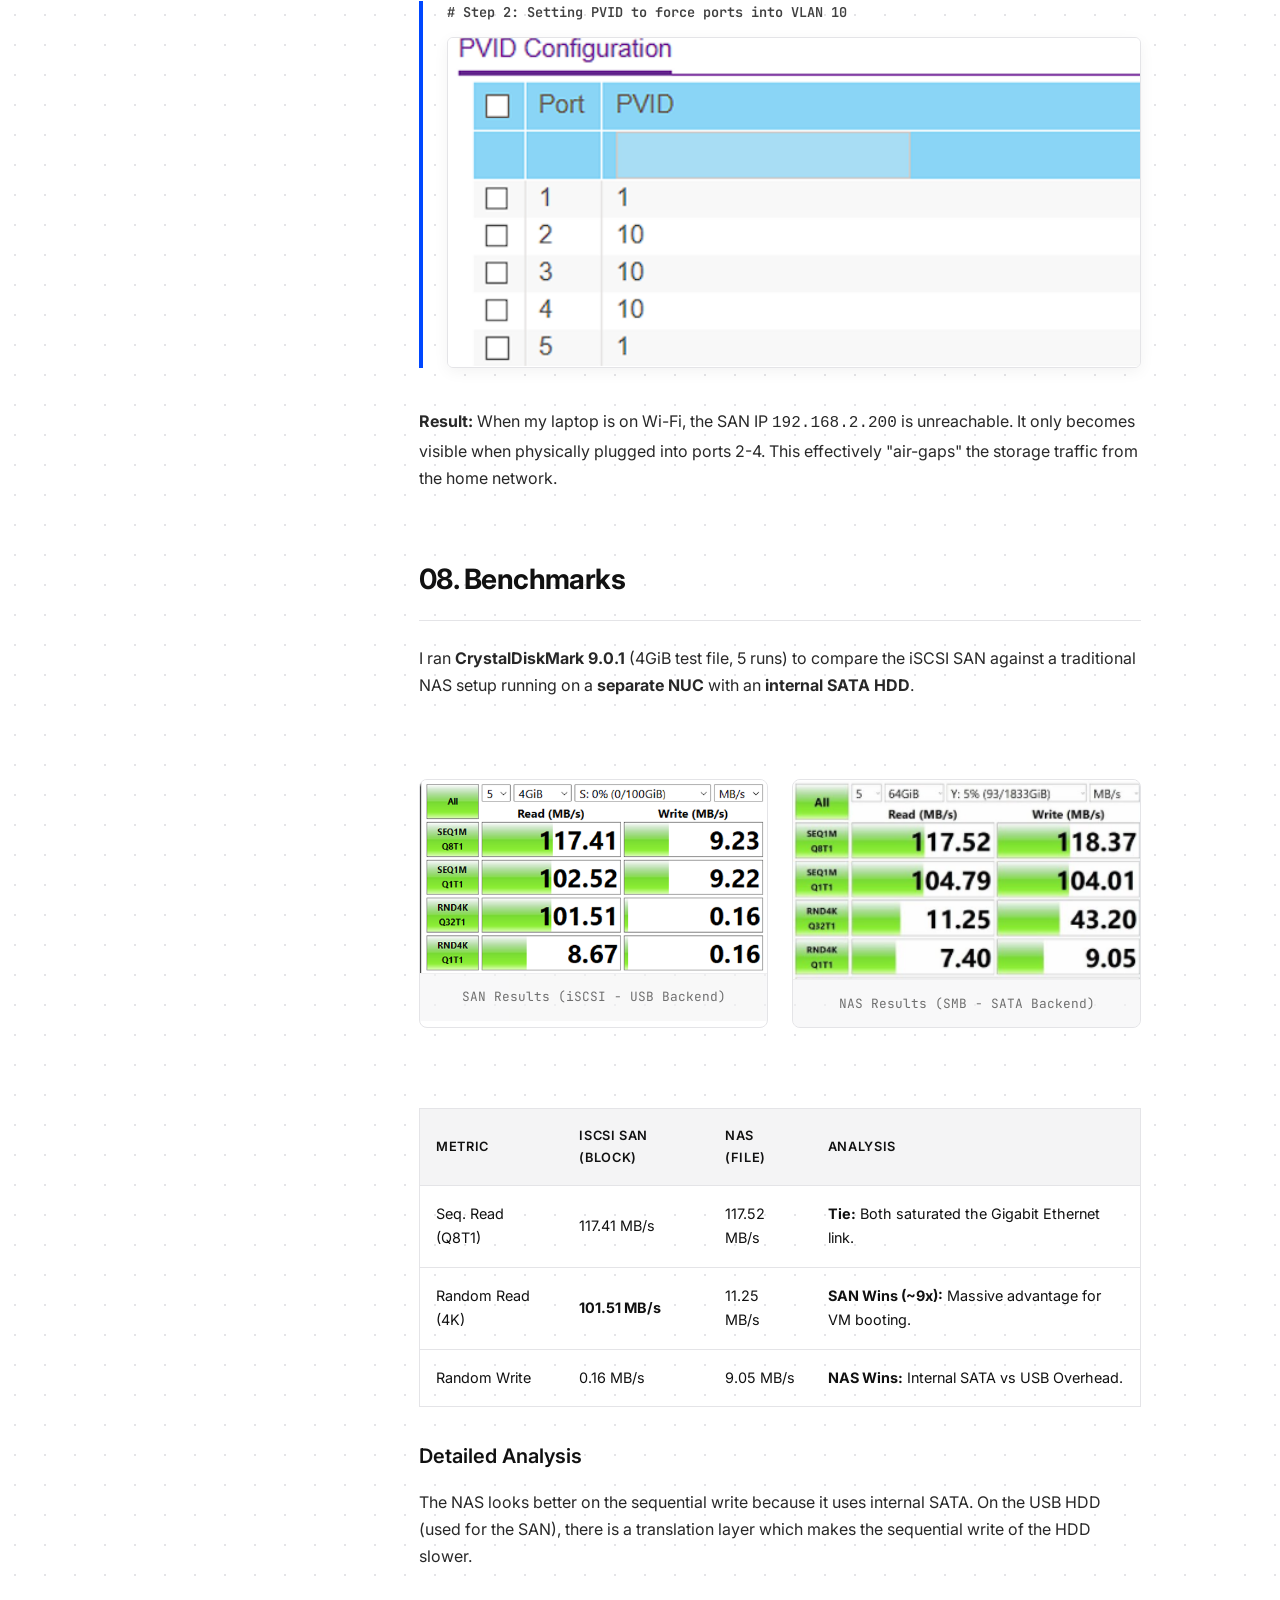
<file: whitepaper.html>
<!DOCTYPE html>
<html lang="en" data-theme="light">
<head>
    <meta charset="UTF-8">
    <meta name="viewport" content="width=device-width, initial-scale=1.0">
    <title>Personal Project SAN | Kevin G.</title>
    <meta name="description" content="Building an Enterprise-Grade iSCSI SAN with Consumer Hardware by Kevin G..">
    <link rel="canonical" href="https://deuthe.com/whitepaper.html">
    <link rel="icon" type="image/png" href="assets/img/logo.png">

    <!-- Open Graph -->
    <meta property="og:type" content="article">
    <meta property="og:url" content="https://deuthe.com/whitepaper.html">
    <meta property="og:title" content="Personal Project SAN | Kevin G.">
    <meta property="og:description" content="Building an Enterprise-Grade iSCSI SAN with Consumer Hardware.">
    <meta property="og:image" content="https://deuthe.com/assets/img/logo.png">
    <meta property="twitter:card" content="summary">
    
    <link rel="preconnect" href="https://fonts.googleapis.com">
    <link rel="preconnect" href="https://fonts.gstatic.com" crossorigin>
    <link href="https://fonts.googleapis.com/css2?family=Inter:wght@300;400;600;800&family=JetBrains+Mono:wght@400;500;700&display=swap" rel="stylesheet">

    <link rel="stylesheet" href="assets/css/style.css">
</head>
<body>

    <nav class="sidebar">
        <div class="brand">
            KEVIN_GUZMAN // SAN_PROJECT
        </div>
        
        <div class="nav-group">
            <div class="nav-header">Overview</div>
            <ul class="nav-links">
                <li><a href="#intro" class="active">01. Context & Problem</a></li>
                <li><a href="#hardware">02. Hardware Components</a></li>
            </ul>
        </div>

        <div class="nav-group">
            <div class="nav-header">Implementation Logs</div>
            <ul class="nav-links">
                <li><a href="#setup">03. The Setup (Clean Start)</a></li>
                <li><a href="#iscsi">04. iSCSI Implementation</a></li>
                <li><a href="#chap">05. Chap Problems & Solutions</a></li>
                <li><a href="#enterprise-comparison">06. From Homelab to Enterprise</a></li>
            </ul>
        </div>

        <div class="nav-group">
            <div class="nav-header">Validation</div>
            <ul class="nav-links">
                <li><a href="#vlan">07. VLAN Security</a></li>
                <li><a href="#benchmarks">08. Benchmarks</a></li>
                <li><a href="#future">09. For the Future</a></li>
            </ul>
        </div>

        <div class="theme-toggle" id="themeToggle">
            <span style="font-size: 1.2rem; margin-right: 8px;">◐</span> Toggle Theme
        </div>
    </nav>

    <div class="content-wrapper">
        <main>
            <header style="margin-bottom: 4rem;">
                <div style="margin-bottom: 1.5rem; font-family: var(--font-mono); font-size: 0.8rem;">
                    <span class="status-badge status-success">Status: Completed</span>
                    <span class="status-badge status-neutral">Budget: €30.00</span>
                </div>
                <h1 id="typewriter"></h1>
                <p style="font-size: 1.2rem; opacity: 0.7; max-width: 600px;">
                    Designing, implementing, and evaluating a functional Storage Area Network (SAN) using consumer-grade hardware and open-source tools.
                </p>
            </header>

            <section id="intro">
                <h2>01. Context & Problem Statement</h2>
                <p>
                    During my first personal project meeting, one of my mentors explicitly stated that a standard NAS (Network Attached Storage) project would not be sufficiently challenging for Semester 6. A NAS operates at the file level, introducing overhead that makes it not optimal for enterprise virtualization workloads.
                </p>
                <div class="personal-note">
                    "A NAS is fine for previous semesters, but is a toy compared, let's say to a SAN, if you want to show something better, build a SAN." - First mentor feedback.
                </div>
                <p>
                    <strong>The Challenge:</strong> How can I design, implement, and validate a functional SAN using only hardware I have at home, while proving its superiority over NAS in performance?
                </p>
            </section>

            <section id="hardware">
                <h2>02. Hardware Main Components</h2>
                <p>The environment was built to simulate a realistic "free" enterprise scenario, reutilizing devices I already owned.</p>
                
                <figure>
                    <img src="assets/img/setup.png" alt="The Physical Lab Setup: NUC, Switch, HDD">
                    <figcaption>Figure 1: The Physical Build (NUC + Netgear Switch + Seagate HDD)</figcaption>
                </figure>

                <table>
                    <thead>
                        <tr>
                            <th>Device</th>
                            <th>Role</th>
                            <th>Configuration</th>
                        </tr>
                    </thead>
                    <tbody>
                        <tr>
                            <td><strong>Intel NUC</strong></td>
                            <td>iSCSI Target</td>
                            <td>i5, 8GB RAM, Ubuntu Server 24.04</td>
                        </tr>
                        <tr>
                            <td><strong>1TB HDD</strong></td>
                            <td>Physical Storage</td>
                            <td>USB 3.0 Expansion Drive</td>
                        </tr>
                        <tr>
                            <td><strong>Netgear GS105E</strong></td>
                            <td>Managed Switch</td>
                            <td>VLAN 10 (Ports 2-4) / VLAN 1 (Ports 1,5)</td>
                        </tr>
                        <tr>
                            <td><strong>Uni Laptop</strong></td>
                            <td>Client (Initiator)</td>
                            <td>Windows 11, Microsoft iSCSI Initiator</td>
                        </tr>
                    </tbody>
                </table>
                <figure>
                    <img src="assets/img/topology.png" alt="Network Topology Diagram">
                    <figcaption>Figure 2: Network Topology with VLAN isolation.</figcaption>
                </figure>
            </section>

            <section id="setup">
                <h2>03. The Setup: Starting clean</h2>
                <p>
                    I started by restoring my Intel NUC to factory defaults. It had been used as a home lab before, but I needed to start from zero to document the process accurately.
                </p>
                <h3>Hardware Upgrade</h3>
                <p>
                    I swapped my old Linksys PoE+ switch for a <strong>Netgear GS105E</strong>. This was beneficial to me because it supports 802.1Q VLAN tagging, which allows me to segment the network properly later.
                </p>
                <h3>Fresh Install & Mounting</h3>
                <p>
                    I installed <strong>Ubuntu Server 24.04.3 LTS</strong> via a bootable USB created with Rufus. During installation, I set the static IP to <code>192.168.2.200</code>. After booting, I plugged in the 1TB drive.
                </p>
                <p>
                    I ran <code>sudo fdisk -l /dev/sda</code> and saw it had an old NTFS partition. I decided to wipe it.
                </p>
                
                <div class="step-image-container">
                    <span class="step-comment"># Checking the current disk state</span>
                    <img src="assets/img/fdisk.png" class="step-img" alt="fdisk output">
                </div>

                <div class="step-image-container">
                    <span class="step-comment"># Wipe the old NTFS partition</span>
                    <img src="assets/img/mkfs.png" class="step-img" alt="mkfs command">
                </div>

                <div class="step-image-container">
                    <span class="step-comment"># Create mount point and mount</span>
                    <img src="assets/img/mkdirmount.png" class="step-img" alt="mkdir and mount commands">
                </div>
            </section>

            <section id="iscsi">
                <h2>04. iSCSI Implementation</h2>
                
                <h3>Installing the iSCSI Target</h3>
                <p>
                    Now, I have to install the iSCSI Target into the NUC. <code>targetcli</code> normally saves its configurations in <code>/etc/target/saveconfig.json</code>.
                </p>

                <div class="command-text">sudo apt install targetcli-fb -y
sudo systemctl enable --now target</div>

                <p>
                    With this, the service will be running and the configs will be saved.
                </p>

                <h3>Creating the 100 GB LUN</h3>
                <p>
                    After that, we have to create the 100 GB LUN, that’s where the virtual disk of the SAN will serve the other devices. A LUN is a Logical Unit Number, the block device the iSCSI presents.
                </p>

                <div class="step-image-container">
                    <span class="step-comment"># Creating the 100GB file-backed LUN (Figure 6)</span>
                    <img src="assets/img/lun-creation.png" class="step-img" alt="Creating 100GB LUN with dd">
                </div>

                <p>Here we verify that it is working:</p>

                <div class="step-image-container">
                    <span class="step-comment"># Verifying the LUN file (Figure 7)</span>
                    <img src="assets/img/lun-verify.png" class="step-img" alt="Verifying LUN file">
                </div>

                <h3>Target Configuration</h3>
                <p>
                    I utilized the Linux-IO (LIO) stack via <code>targetcli-fb</code> to map this new file as a storage object.
                </p>
                
                <div class="step-image-container">
                    <span class="step-comment"># Creating the Backstore (The Virtual Disk)</span>
                    <img src="assets/img/backstore.png" class="step-img" alt="Creating backstore in targetcli">
                </div>

                <div class="step-image-container">
                    <span class="step-comment"># Creating the Target IQN (The Identity)</span>
                    <img src="assets/img/target.png" class="step-img" alt="Creating IQN in targetcli">
                </div>

                <div class="step-image-container">
                    <span class="step-comment"># Mapping the LUN to the Target</span>
                    <img src="assets/img/maplun.png" class="step-img" alt="Mapping LUN in targetcli">
                </div>

                <div class="personal-note">
                    <strong>Safety Tip:</strong> I created snapshots using `sudo dd if=/dev/zero of=/san/snap_clean.img bs=1G count=0 seek=100` before configuring the target. This allowed me to rollback instantly if I broke the configuration.
                </div>
            </section>

            <section id="chap">
                <h2>05. Chap Problems & Solutions</h2>
                <p>
                    This was the hardest part of the implementation. Enterprise storage requires authentication, so I attempted to enable <strong>Mutual CHAP</strong> (where both client and server verify each other).
                </p>
                <p>
                    <strong>The Failure:</strong> My initial attempts failed. Windows 11 refused to connect. I discovered two issues:
                </p>
                <ol>
                    <li>My password was 21 characters long (too long for some initiators).</li>
                    <li>Windows 11 has a known bug with Mutual CHAP in the Microsoft Initiator.</li>
                </ol>
                <p></p>
                <p>
                    <strong>The Fix:</strong> I switched to <strong>Unidirectional CHAP</strong> and shortened the password to 12 characters.
                </p>

                <h3>Phase 1: Configuration on the NUC</h3>
                <div class="personal-note">
                    <strong>What is an ACL?</strong> An Access Control List (ACL) acts like a whitelist. Before authentication even begins, iSCSI checks if your laptop's specific IQN is allowed to see the target.
                </div>

                <div class="personal-note">
                    <strong>Prerequisite:</strong> Before creating the ACL, we have to find the correct IQN for the Windows machine. Press <code>Win + R</code>, type <code>iscsicpl</code>, and check the <strong>Configuration</strong> tab to copy the exact Initiator Name.
                </div>

                <div class="step-image-container">
                    <span class="step-comment"># Checking Windows Initiator Name (Configuration Tab)</span>
                    <img src="assets/img/iscsiproperties.png" class="step-img" alt="Windows iSCSI Initiator Properties Configuration">
                </div>
                
                <div class="command-text"># Create ACL for the laptop using the name found in iscsicpl
/iscsi/.../tpg1/acls create iqn.1991-05.com.microsoft:kevin-s-lap</div>

                <div class="step-image-container">
                    <span class="step-comment"># Set Authentication (Unidirectional only)</span>
                    <img src="assets/img/unidirectionchap.png" class="step-img" alt="Setting Unidirectional CHAP in targetcli">
                </div>

                <h3>Phase 2: Connect the Windows Client</h3>
                <p>
                    With the Target ready, I went back to the iSCSI Initiator (`iscsicpl`). I navigated to the <strong>Discovery</strong> tab, clicked <strong>Discover Portal</strong>, and added the IP address of the NUC (`192.168.2.200`) leaving the port as default.
                </p>

                <div class="step-image-container">
                    <span class="step-comment"># Adding the Discovery Portal</span>
                    <img src="assets/img/discover.png" class="step-img" alt="Adding IP to Discovery Portal">
                </div>

                <p>
                    After discovery, I went to the <strong>Targets</strong> tab, selected my SAN, and clicked <strong>Connect</strong>. I opened the <strong>Advanced</strong> settings and checked <strong>Enable CHAP log on</strong> to input my credentials.
                </p>

                <div class="step-image-container">
                    <span class="step-comment"># Enabling CHAP in Advanced Settings</span>
                    <img src="assets/img/advanced.png" class="step-img" alt="Enabling CHAP in Connection Settings">
                </div>

                <h3>Phase 3: Initializing the Disk</h3>
                <p>
                    Once the connection was successful, I pressed <code>Win + R</code> and typed <code>diskmgmt.msc</code> to open Disk Management. The unformatted disk appeared immediately as "Disk 1".
                </p>

                <div class="step-image-container">
                    <span class="step-comment"># Disk 1 appears as Unallocated</span>
                    <img src="assets/img/unallocated.png" class="step-img" alt="Disk Management showing unallocated volume">
                </div>

                <p>
                    I initialized it as GPT and formatted it as NTFS (Volume Label: <code>SAN-100GB</code>).
                </p>
                
                <div class="step-image-container">
                    <span class="step-comment"># Disk 1 initialized and formatted (NTFS)</span>
                    <img src="assets/img/afterformat.png" class="step-img" alt="Disk Management after formatting">
                </div>

                <div class="step-image-container">
                    <span class="step-comment"># Successfully mounted as S: Drive in Explorer</span>
                    <img src="assets/img/explorer.png" class="step-img" alt="Windows Explorer showing S drive">
                </div>
            </section>

            <section id="enterprise-comparison">
                <h2>06. From Homelab to Enterprise</h2>
                <p>
                    While this project successfully creates a functional SAN with consumer hardware, it's important to understand how it differs from a true enterprise-grade solution. This section analyzes the gap between our homelab setup and a production data center environment.
                </p>

                <h3>Business Goals of a SAN</h3>
                <p>An enterprise SAN aims to achieve several key business objectives, which this project simulates:</p>
                <ul>
                    <li><strong>High Availability:</strong> Ensuring data is always accessible with minimal downtime. Our block-level access helps, but the single hardware node is a bottleneck.</li>
                    <li><strong>Disaster Recovery:</strong> Protecting against data loss. We've used software-level snapshots and backups.</li>
                    <li><strong>High-Performance Storage:</strong> Delivering fast, low-latency access for demanding applications like virtual machines and databases.</li>
                    <li><strong>Secure Traffic:</strong> Isolating storage data from the general network to maintain integrity, which we achieved with VLANs.</li>
                </ul>

                <h3>Gap Analysis: Homelab vs. Enterprise</h3>
                <p>
                    Here’s a comparison of our project's components against enterprise standards, highlighting the key differences and how to close them.
                </p>

                <table>
                    <thead>
                        <tr>
                            <th>Component</th>
                            <th>Our Homelab Setup (Baseline)</th>
                            <th>Enterprise Standard (Target)</th>
                            <th>The Gap & How to Bridge It</th>
                        </tr>
                    </thead>
                    <tbody>
                        <tr>
                            <td><strong>Storage Media</strong></td>
                            <td>External USB 3.0 Hard Drive</td>
                            <td>Internal SAS or NVMe SSD Array</td>
                            <td><strong>Gap:</strong> Our USB drive has a significant write bottleneck (around 9 MB/s).<br><strong>Solution:</strong> Use internal SSDs for much faster performance.</td>
                        </tr>
                        <tr>
                            <td><strong>Compute/Target</strong></td>
                            <td>Single Intel NUC (i5, 8GB RAM)</td>
                            <td>High-Availability (HA) Cluster</td>
                            <td><strong>Gap:</strong> Our single NUC is a single point of failure.<br><strong>Solution:</strong> Use a dual-controller setup where a second machine can take over instantly if the first one fails.</td>
                        </tr>
                        <tr>
                            <td><strong>Network Fabric</strong></td>
                            <td>1 Gigabit Ethernet</td>
                            <td>10/25 Gigabit Ethernet or Fibre Channel</td>
                            <td><strong>Gap:</strong> Our network maxes out at around 117 MB/s.<br><strong>Solution:</strong> Upgrade to a 10GbE network for significantly higher throughput.</td>
                        </tr>
                        <tr>
                            <td><strong>Security</strong></td>
                            <td>Unidirectional CHAP</td>
                            <td>Mutual CHAP + IPsec Encryption</td>
                            <td><strong>Gap:</strong> Windows 11's iSCSI tool has limitations. <br><strong>Solution:</strong> Use Linux clients, which fully support Mutual CHAP for better security.</td>
                        </tr>
                        <tr>
                            <td><strong>Redundancy</strong></td>
                            <td>Single Disk (No hardware redundancy)</td>
                            <td>Hardware RAID 10</td>
                            <td><strong>Gap:</strong> If our single disk fails, all data is lost.<br><strong>Solution:</strong> Use a RAID 10 array, which mirrors and stripes data across multiple disks for both speed and protection against disk failure.</td>
                        </tr>
                        <tr>
                            <td><strong>User Capacity</strong></td>
                            <td>Designed for a single user or a very small number of simultaneous connections.</td>
                            <td>Can support hundreds or even thousands of simultaneous users.</td>
                            <td><strong>Gap:</strong> Our setup lacks the I/O operations per second (IOPS) and network bandwidth to handle multiple users.<br><strong>Solution:</strong> Enterprise SANs use powerful controllers, more RAM, and faster networking to manage a high number of concurrent I/O requests.</td>
                        </tr>
                    </tbody>
                </table>

                <h3>Why These Enterprise Standards Matter</h3>
                <ul>
                    <li><strong>Dual-Port SSDs & Active-Active Controllers:</strong> Enterprise systems use special SAS drives that can be accessed by two controllers at the same time. This, combined with an "Active-Active" controller setup, eliminates any single point of failure, ensuring the storage is always online.</li>
                    <li><strong>10GbE+ Networking:</strong> As our benchmarks showed, a 1GbE link is easily saturated. High-performance storage requires a faster network to prevent bottlenecks.</li>
                    <li><strong>Mutual CHAP:</strong> This two-way authentication is critical in enterprise environments to prevent unauthorized devices from pretending to be a legitimate storage target.</li>
                    <li><strong>Hardware RAID 10:</strong> For applications that need high I/O performance and strong data protection (like databases or email servers), RAID 10 is a popular choice. It provides excellent speed and can withstand disk failures without data loss.</li>
                </ul>
            </section>

            <section id="vlan">
                <h2>07. VLAN Security</h2>
                <p>
                    Authentication was not enough for me. I wanted to add a network isolation. I accessed the Netgear switch interface (found at <code>192.168.2.4</code>) and configured <strong>802.1Q Advanced VLANs</strong>.
                </p>
                <ul>
                    <li><strong>VLAN 1 (Home):</strong> Ports 1 & 5 (Router Uplink).</li>
                    <li><strong>VLAN 10 (SAN):</strong> Ports 2, 3, 4 (NUC & Laptops).</li>
                </ul>

                <div class="step-image-container">
                    <span class="step-comment"># Step 1: Defining VLAN Membership (Tagging)</span>
                    <img src="assets/img/vlan-config.png" class="step-img" alt="Netgear VLAN Membership Configuration">
                </div>

                <p>
                    However, setting membership isn't enough. I also had to configure the <strong>PVID (Port VLAN ID)</strong>. This ensures that any traffic coming <em>from</em> my laptop (which doesn't send VLAN tags) is automatically tagged as VLAN 10 by the switch.
                </p>

                <div class="step-image-container">
                    <span class="step-comment"># Step 2: Setting PVID to force ports into VLAN 10</span>
                    <img src="assets/img/pvid.png" class="step-img" alt="Netgear PVID Configuration">
                </div>

                <p>
                    <strong>Result:</strong> When my laptop is on Wi-Fi, the SAN IP <code>192.168.2.200</code> is unreachable. It only becomes visible when physically plugged into ports 2-4. This effectively "air-gaps" the storage traffic from the home network.
                </p>
            </section>

            <section id="benchmarks">
                <h2>08. Benchmarks</h2>
                <p>
                    I ran <strong>CrystalDiskMark 9.0.1</strong> (4GiB test file, 5 runs) to compare the iSCSI SAN against a traditional NAS setup running on a <strong>separate NUC</strong> with an <strong>internal SATA HDD</strong>.
                </p>
                
                <div class="benchmark-grid">
                    <figure>
                        <img src="assets/img/resultsan.png" alt="iSCSI SAN Benchmark Result">
                        <figcaption>SAN Results (iSCSI - USB Backend)</figcaption>
                    </figure>
                    <figure>
                        <img src="assets/img/resultnas.png" alt="SMB NAS Benchmark Result">
                        <figcaption>NAS Results (SMB - SATA Backend)</figcaption>
                    </figure>
                </div>

                <table>
                    <thead>
                        <tr>
                            <th>Metric</th>
                            <th>iSCSI SAN (Block)</th>
                            <th>NAS (File)</th>
                            <th>Analysis</th>
                        </tr>
                    </thead>
                    <tbody>
                        <tr>
                            <td>Seq. Read (Q8T1)</td>
                            <td>117.41 MB/s</td>
                            <td>117.52 MB/s</td>
                            <td><strong>Tie:</strong> Both saturated the Gigabit Ethernet link.</td>
                        </tr>
                        <tr>
                            <td>Random Read (4K)</td>
                            <td><strong>101.51 MB/s</strong></td>
                            <td>11.25 MB/s</td>
                            <td><strong>SAN Wins (~9x):</strong> Massive advantage for VM booting.</td>
                        </tr>
                        <tr>
                            <td>Random Write</td>
                            <td>0.16 MB/s</td>
                            <td>9.05 MB/s</td>
                            <td><strong>NAS Wins:</strong> Internal SATA vs USB Overhead.</td>
                        </tr>
                    </tbody>
                </table>

                <h3>Detailed Analysis</h3>
                <p>
                    The NAS looks better on the sequential write because it uses internal SATA. On the USB HDD (used for the SAN), there is a translation layer which makes the sequential write of the HDD slower.
                </p>
                <p>
                    The good thing is, the <strong>random read is 9 times faster</strong> on the SAN. That’s the block-level advantage: Windows can optimize I/O way better with iSCSI than with SMB/NFS, making it far superior for latency sensitive workloads like virtualization in Proxmox, Hyper-v or VMware
                </p>
            </section>

            <section id="future">
                <h2>09. Future Roadmap</h2>
                <p>
                    The current implementation is functional and secure for Windows clients. But, to fully validate the SAN's versatility as an enterprise solution, the following steps are planned as a private continuation of this project:
                </p>
                
                <div class="command-text"># Planned Improvements:

1. Linux Client Verification:
   - Configure 'open-iscsi' initiator on Ubuntu.
   - Perform comparative benchmarks (EXT4/XFS over iSCSI).

2. Internal SSD Performance Test:
   - Allocate a 100GB LUN on the internal 256GB NVMe SSD.
   - Compare IOPS/Throughput against the USB HDD to quantify the mechanical 
     bottleneck.

3. IoT Integration:
   - Finalize the ESP32 MQTT data ingestion pipeline.
   - Log sensor data directly to the SAN volume.

4. Advanced Virtualization: For a medium/large home lab setup.
   - Use the SAN as shared storage for a Proxmox Cluster.
                </div>

            </section>

            <footer style="margin-top: 5rem; padding-top: 2rem; border-top: 1px solid var(--border); font-size: 0.9rem; opacity: 0.6;">
                <p><strong>Kevin G.</strong> | Advanced Infrastructure Semester 6</p>
                <p>Fontys University of Applied Sciences | November 2025</p>
            </footer>
        </main>
    </div>

    <script src="assets/js/script.js"></script>
</body>
</html>
</file>
<file: assets/css/style.css>
/* --- VARIABLES --- */
:root {
    /* Colors */
    --bg: #ffffff;
    --fg: #111111;
    --surface: #f4f4f5;
    --border: #e4e4e7;
    --accent: #0047FF;
    
    /* GLASS Code Block Variables */
    /* Semi-transparent white for glass effect */
    --code-bg: rgba(255, 255, 255, 0.6);
    --code-border: rgba(0, 0, 0, 0.08);
    --code-text: #1F2937;
    
    --sidebar-width: 280px;
    --font-sans: 'Inter', sans-serif;
    --font-mono: 'JetBrains Mono', monospace;
}

[data-theme="dark"] {
    --bg: #09090b;
    --fg: #ededed;
    --surface: #18181b;
    --border: #27272a;
    --accent: #3b82f6;
    
    /* Dark Mode Glass */
    --code-bg: rgba(20, 20, 20, 0.6);
    --code-border: rgba(255, 255, 255, 0.1);
    --code-text: #e5e5e5;
}

/* --- RESET --- */
* { box-sizing: border-box; margin: 0; padding: 0; scroll-behavior: smooth; }

body {
    background: var(--bg);
    color: var(--fg);
    font-family: var(--font-sans);
    line-height: 1.7;
    font-size: 16px;
    display: flex;
    min-height: 100vh;
    transition: background 0.3s, color 0.3s;
    /* subtle grid pattern to make glass effect visible */
    background-image: radial-gradient(var(--border) 1px, transparent 1px);
    background-size: 30px 30px;
}

a { text-decoration: none; color: var(--fg); transition: 0.2s; }
a:hover { color: var(--accent); }

/* --- SIDEBAR --- */
.sidebar {
    width: var(--sidebar-width);
    height: 100vh;
    position: sticky;
    top: 0;
    border-right: 1px solid var(--border);
    padding: 2rem;
    display: flex;
    flex-direction: column;
    background: var(--bg); /* Sidebar stays solid */
    overflow-y: auto;
    flex-shrink: 0;
    z-index: 10;
}

.brand {
    font-family: var(--font-mono);
    font-weight: 800;
    font-size: 0.9rem;
    letter-spacing: -0.03em;
    margin-bottom: 3rem;
    display: flex;
    align-items: center;
    gap: 10px;
}

.nav-group { margin-bottom: 2.5rem; }
.nav-header {
    font-family: var(--font-mono);
    font-size: 0.7rem;
    text-transform: uppercase;
    color: var(--fg);
    opacity: 0.5;
    margin-bottom: 1rem;
    letter-spacing: 0.1em;
    font-weight: 700;
}

.nav-links { list-style: none; }
.nav-links li { margin-bottom: 0.5rem; }
.nav-links a {
    display: block;
    font-size: 0.9rem;
    color: var(--fg);
    opacity: 0.7;
    padding: 4px 0;
    border-left: 2px solid transparent;
    padding-left: 10px;
    margin-left: -12px;
}
.nav-links a:hover, .nav-links a.active {
    opacity: 1;
    color: var(--accent);
    border-left-color: var(--accent);
}

.theme-toggle {
    margin-top: auto;
    cursor: pointer;
    font-family: var(--font-mono);
    font-size: 0.8rem;
    opacity: 0.6;
    display: flex;
    align-items: center;
    gap: 10px;
}

/* --- MAIN CONTENT --- */
.content-wrapper {
    flex: 1;
    display: flex;
    justify-content: center;
}

main {
    width: 100%;
    max-width: 850px;
    padding: 5rem 4rem 8rem 4rem;
}

h1 { font-size: 2.5rem; letter-spacing: -0.03em; line-height: 1.1; margin-bottom: 1.5rem; font-weight: 700; }
h2 { font-size: 1.75rem; margin: 4rem 0 1.5rem 0; letter-spacing: -0.02em; padding-bottom: 1rem; border-bottom: 1px solid var(--border); }
h3 { font-size: 1.25rem; margin: 2rem 0 1rem 0; font-weight: 600; }
p { margin-bottom: 1.5rem; opacity: 0.9; }

/* --- NEW: IMAGE STEP WRAPPER (For your fdisk/mkfs screenshots) --- */
.step-image-container {
    margin: 2.5rem 0;
    border-left: 4px solid var(--accent);
    padding-left: 1.5rem;
}

.step-comment {
    font-family: var(--font-mono);
    font-size: 0.85rem;
    color: var(--fg);
    opacity: 0.8;
    margin-bottom: 0.8rem;
    display: block;
    font-weight: 600;
}

.step-img {
    width: 100%;
    border-radius: 6px;
    border: 1px solid var(--border);
    box-shadow: 0 4px 15px rgba(0,0,0,0.05);
    display: block;
    transition: transform 0.2s;
}
.step-img:hover { transform: scale(1.01); }


/* --- NEW: GLASSMORPHISM COMMAND TEXT (For the remaining text commands) --- */
.command-text {
    margin: 2rem 0;
    padding: 2rem;
    border-radius: 12px;
    
    /* Glass Effect */
    background-color: var(--code-bg);
    backdrop-filter: blur(12px);
    -webkit-backdrop-filter: blur(12px);
    border: 1px solid var(--code-border);
    box-shadow: 0 8px 32px rgba(0, 0, 0, 0.05);
    
    font-family: var(--font-mono);
    font-size: 0.9rem;
    color: var(--code-text);
    line-height: 1.8;
    white-space: pre-wrap;
}

/* --- TABLES & FIGURES --- */
table { width: 100%; border-collapse: collapse; margin: 2rem 0; font-size: 0.9rem; border: 1px solid var(--border); }
th, td { padding: 1rem; text-align: left; border-bottom: 1px solid var(--border); }
th { background: var(--surface); font-weight: 600; font-size: 0.8rem; text-transform: uppercase; letter-spacing: 0.05em; }

figure { margin: 3rem 0; border: 1px solid var(--border); border-radius: 8px; overflow: hidden; }
img { width: 100%; display: block; cursor: zoom-in; }
figcaption { padding: 0.8rem; font-size: 0.8rem; color: var(--fg); opacity: 0.6; font-family: var(--font-mono); text-align: center; background: var(--surface); border-top: 1px solid var(--border); }

.status-badge { display: inline-block; padding: 4px 10px; border-radius: 100px; font-size: 0.75rem; font-weight: 700; text-transform: uppercase; margin-right: 10px; font-family: var(--font-mono); }
.status-success { background: #dcfce7; color: #166534; }
.status-neutral { background: #f3f4f6; color: #374151; }
[data-theme="dark"] .status-success { background: #064e3b; color: #6ee7b7; }
[data-theme="dark"] .status-neutral { background: #374151; color: #e5e7eb; }

.personal-note { background: var(--surface); border-left: 3px solid var(--accent); padding: 1.5rem; font-size: 0.95rem; margin: 2rem 0; font-style: italic; border-radius: 0 4px 4px 0; }

@media (max-width: 1000px) {
    body { flex-direction: column; }
    .sidebar { width: 100%; height: auto; position: relative; border-right: none; border-bottom: 1px solid var(--border); padding: 1.5rem; }
    .content-wrapper { display: block; }
    main { padding: 3rem 2rem; }
}
/* --- BENCHMARK GRID (Side-by-Side) --- */
.benchmark-grid {
    display: grid;
    grid-template-columns: 1fr 1fr; /* Two equal columns */
    gap: 1.5rem;
    margin: 2rem 0;
}

/* Stack them on mobile */
@media (max-width: 768px) {
    .benchmark-grid {
        grid-template-columns: 1fr;
    }
}
</file>
